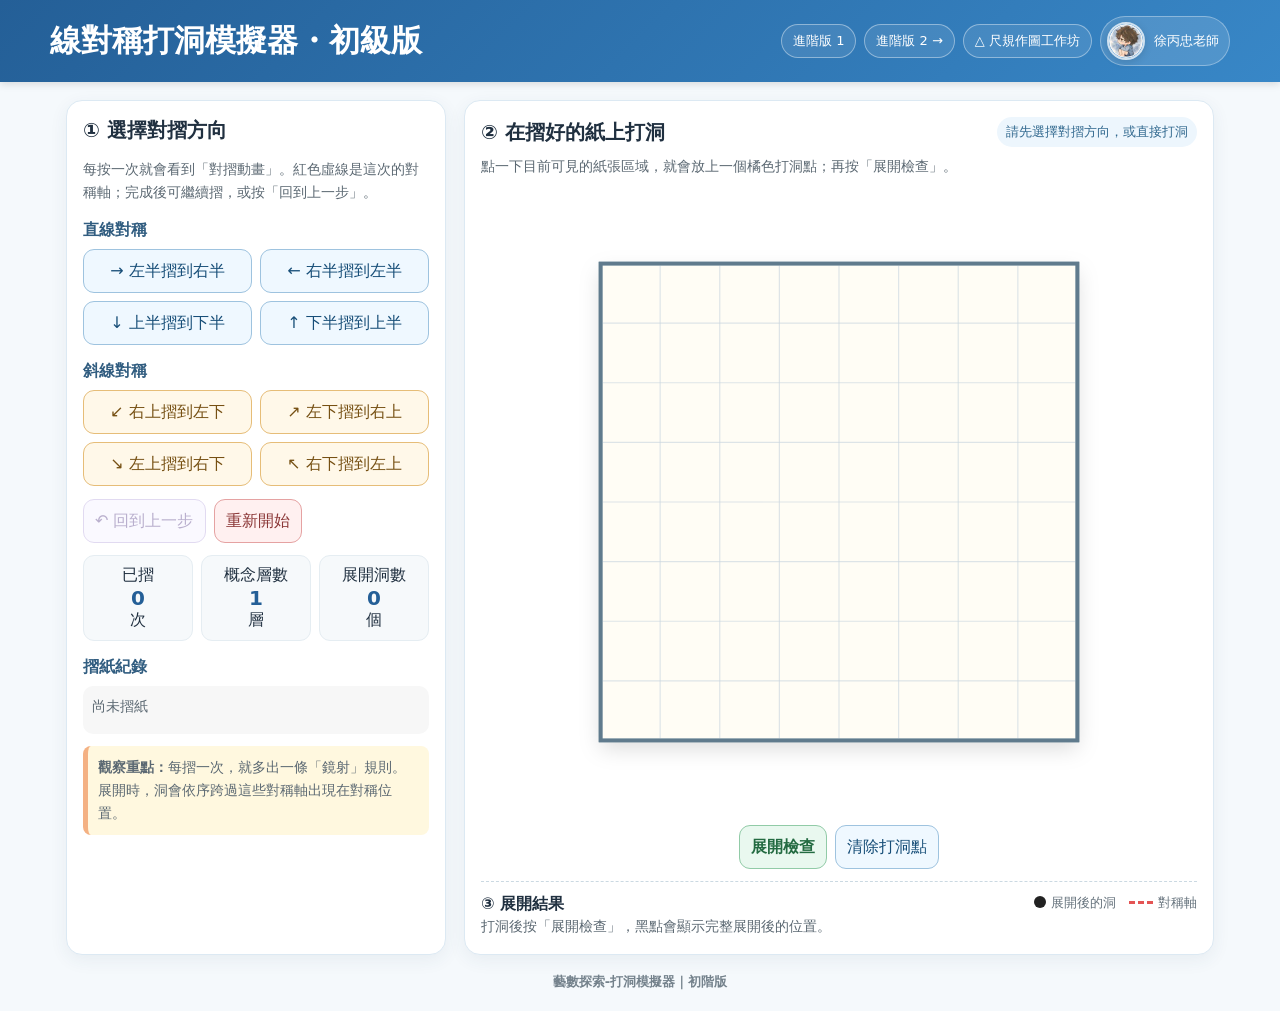
<file: index.html>
<!doctype html>
<html lang="zh-Hant">
<head>
<meta charset="utf-8" />
<meta name="viewport" content="width=device-width, initial-scale=1" />
<title>ericson1617｜線對稱打洞模擬器</title>
<script>(function(){try{const u=new URL(location.href);let changed=false;for(const key of Array.from(u.searchParams.keys())){if(/^utm_/i.test(key)||/^(fbclid|gclid|msclkid|mc_cid|mc_eid|igshid)$/i.test(key)){u.searchParams.delete(key);changed=true}}if(changed)history.replaceState(history.state,'',u.pathname+u.search+u.hash)}catch(_){}})();</script>
<style>
:root{
  --blue:#2f75b5; --blue2:#eaf5ff; --ink:#203040; --gold:#f4b183;
  --green:#3c9d68; --red:#d85a5a; --paper:#fffdf5; --grid:#c9d6df;
}
*{box-sizing:border-box}
body{font-family:"Microsoft JhengHei","Noto Sans TC",system-ui,sans-serif;margin:0;background:#f5f9fc;color:var(--ink)}
header{background:linear-gradient(135deg,#245f97,#3887c7);color:#fff;padding:16px 20px;box-shadow:0 2px 8px #0002}
header .head{max-width:1180px;margin:auto;display:flex;align-items:center;justify-content:space-between;gap:16px;flex-wrap:wrap}
h1{margin:0;font-size:clamp(22px,3vw,31px)}
.brand{display:flex;align-items:center;gap:9px;font-size:13px;background:#ffffff22;border:1px solid #ffffff55;border-radius:999px;padding:5px 10px 5px 6px}.brand-avatar{width:38px;height:38px;border-radius:50%;object-fit:cover;border:2px solid #ffffffbb;box-shadow:0 2px 8px #0002}
.wrap{max-width:1180px;margin:18px auto;padding:0 16px;display:grid;grid-template-columns:380px 1fr;gap:18px}
.card{background:white;border:1px solid #dce9f3;border-radius:16px;padding:16px;box-shadow:0 5px 18px #244b6a12}
h2{margin:0 0 10px;font-size:20px}.small{font-size:14px;color:#5b6872;line-height:1.65}.muted{color:#7a8790}
.controls{display:grid;grid-template-columns:1fr 1fr;gap:8px}.subhead{font-weight:800;margin:16px 0 8px;color:#315d80}
button{font:inherit;border:1px solid #9ec3df;background:#eff8ff;color:#174e78;padding:10px 11px;border-radius:11px;cursor:pointer;transition:.18s;min-height:44px}
button:hover:not(:disabled){transform:translateY(-1px);background:#deeffd;box-shadow:0 3px 8px #0001}
button:disabled{opacity:.42;cursor:not-allowed}.diag{background:#fff8e9;border-color:#e6bd78;color:#765013}.actionbar{display:flex;flex-wrap:wrap;gap:8px;margin-top:13px}.undo{background:#f5f1ff;border-color:#b9a9df;color:#5a438b}.reset{background:#fff0f0;border-color:#e5a2a2;color:#8c3838}.check{background:#e9f8ef;border-color:#91cba7;color:#246b42;font-weight:800}
.stats{display:grid;grid-template-columns:repeat(3,1fr);gap:8px;margin:12px 0}.stat{background:#f6f9fb;border-radius:11px;padding:9px;text-align:center;border:1px solid #e5edf2}.stat b{display:block;font-size:20px;color:#245f97}.history{background:#f7f7f7;border-radius:10px;padding:9px;min-height:48px;line-height:1.6}.tip{background:#fff8df;border-left:5px solid var(--gold);border-radius:8px;padding:10px;margin-top:12px}
.stage{position:relative;display:flex;flex-direction:column;align-items:center}.stageTitle{width:100%;display:flex;justify-content:space-between;gap:8px;align-items:center;margin-bottom:8px}.badge{font-size:13px;border-radius:999px;background:#edf6fd;padding:6px 9px;color:#32698f}
#paperSvg{width:min(100%,620px);height:auto;display:block;touch-action:none;user-select:none}.paper-shadow{filter:drop-shadow(0 7px 9px #0002)}
.axis{stroke:#e45454;stroke-width:3;stroke-dasharray:9 7;opacity:.95}.axisLabel{font-size:14px;fill:#b73939;font-weight:700}.hole{fill:#222;stroke:#fff;stroke-width:2}.previewHole{fill:#f1a23a;stroke:white;stroke-width:3}.originalBorder{fill:none;stroke:#607b8d;stroke-width:3}.gridLine{stroke:var(--grid);stroke-width:1;opacity:.62}.moving{fill:#bfe0f8;stroke:#2f75b5;stroke-width:2;opacity:.72}.foldedPaper{fill:var(--paper);stroke:#7d96a7;stroke-width:3}.dimmed{fill:#dce7ee;opacity:.28}
.resultWrap{margin-top:12px;width:100%;border-top:1px dashed #cbd9e2;padding-top:12px}.resultRow{display:flex;align-items:flex-start;gap:12px;flex-wrap:wrap}.resultText{flex:1;min-width:210px}.legend{display:flex;gap:13px;flex-wrap:wrap;font-size:13px;color:#65727c}.dotLegend{display:inline-block;width:12px;height:12px;border-radius:50%;background:#222;margin-right:5px;vertical-align:-1px}.axisLegend{display:inline-block;width:24px;border-top:3px dashed #e45454;margin-right:5px;vertical-align:3px}
footer{max-width:1180px;margin:0 auto 20px;padding:0 16px;color:#74828c;font-size:13px;text-align:center}
@media(max-width:900px){.wrap{grid-template-columns:1fr}.controls{grid-template-columns:1fr 1fr}}
@media(max-width:480px){.controls{grid-template-columns:1fr}.stats{grid-template-columns:1fr 1fr 1fr}.card{padding:13px}}
</style>
</head>
<body>
<header><div class="head">
  <h1>線對稱打洞模擬器・初級版</h1>
  <div style="display:flex;align-items:center;gap:8px;flex-wrap:wrap"><a href="advanced.html" style="color:#fff;text-decoration:none;border:1px solid #ffffff66;background:#ffffff18;border-radius:999px;padding:7px 11px;font-size:13px">進階版 1</a><a href="advanced2.html" style="color:#fff;text-decoration:none;border:1px solid #ffffff66;background:#ffffff18;border-radius:999px;padding:7px 11px;font-size:13px">進階版 2 →</a><a href="ruler-compass-workshop.html" style="color:#fff;text-decoration:none;border:1px solid #ffffff66;background:#ffffff18;border-radius:999px;padding:7px 11px;font-size:13px">△ 尺規作圖工作坊</a><div class="brand"><img class="brand-avatar" src="author-avatar.svg" alt="作者識別圖"><span>徐丙忠老師</span></div></div>
</div></header>

<main class="wrap">
  <section class="card">
    <h2>① 選擇對摺方向</h2>
    <p class="small">每按一次就會看到「對摺動畫」。紅色虛線是這次的對稱軸；完成後可繼續摺，或按「回到上一步」。</p>

    <div class="subhead">直線對稱</div>
    <div class="controls">
      <button onclick="doFold('L2R')">→ 左半摺到右半</button>
      <button onclick="doFold('R2L')">← 右半摺到左半</button>
      <button onclick="doFold('T2B')">↓ 上半摺到下半</button>
      <button onclick="doFold('B2T')">↑ 下半摺到上半</button>
    </div>

    <div class="subhead">斜線對稱</div>
    <div class="controls">
      <button class="diag" onclick="doFold('UR2LL')">↙ 右上摺到左下</button>
      <button class="diag" onclick="doFold('LL2UR')">↗ 左下摺到右上</button>
      <button class="diag" onclick="doFold('UL2LR')">↘ 左上摺到右下</button>
      <button class="diag" onclick="doFold('LR2UL')">↖ 右下摺到左上</button>
    </div>

    <div class="actionbar">
      <button id="undoBtn" class="undo" onclick="undoFold()">↶ 回到上一步</button>
      <button class="reset" onclick="resetAll()">重新開始</button>
    </div>

    <div class="stats">
      <div class="stat"><span>已摺</span><b id="foldCount">0</b><span>次</span></div>
      <div class="stat"><span>概念層數</span><b id="layerCount">1</b><span>層</span></div>
      <div class="stat"><span>展開洞數</span><b id="holeCount">0</b><span>個</span></div>
    </div>

    <div class="subhead">摺紙紀錄</div>
    <div id="history" class="history small">尚未摺紙</div>
    <div class="tip small"><b>觀察重點：</b>每摺一次，就多出一條「鏡射」規則。展開時，洞會依序跨過這些對稱軸出現在對稱位置。</div>
  </section>

  <section class="card stage">
    <div class="stageTitle">
      <div><h2 style="display:inline">② 在摺好的紙上打洞</h2></div>
      <span id="statusBadge" class="badge">請先選擇對摺方向，或直接打洞</span>
    </div>
    <p class="small" style="width:100%;margin-top:0">點一下目前可見的紙張區域，就會放上一個橘色打洞點；再按「展開檢查」。</p>

    <svg id="paperSvg" viewBox="0 0 520 520" aria-label="線對稱摺紙與打洞模擬區">
      <defs>
        <clipPath id="paperClip"><polygon id="paperClipPoly" points="60,60 460,60 460,460 60,460"/></clipPath>
      </defs>
      <rect x="60" y="60" width="400" height="400" rx="3" fill="#f4f7f9" class="paper-shadow"/>
      <g id="paperGroup" clip-path="url(#paperClip)">
        <rect x="60" y="60" width="400" height="400" class="foldedPaper"/>
        <g id="gridLines"></g>
      </g>
      <polygon id="currentOutline" points="60,60 460,60 460,460 60,460" fill="none" stroke="#668295" stroke-width="3"/>
      <g id="axisGroup"></g>
      <polygon id="movingPiece" points="" class="moving" style="display:none"/>
      <g id="punchGroup"></g>
      <rect x="60" y="60" width="400" height="400" class="originalBorder" pointer-events="none"/>
    </svg>

    <div class="actionbar" style="justify-content:center">
      <button id="unfoldBtn" class="check" onclick="unfoldCheck()">展開檢查</button>
      <button onclick="clearPunch()">清除打洞點</button>
    </div>

    <div class="resultWrap">
      <div class="resultRow">
        <div class="resultText">
          <b>③ 展開結果</b>
          <div id="resultMsg" class="small">打洞後按「展開檢查」，黑點會顯示完整展開後的位置。</div>
        </div>
        <div class="legend"><span><i class="dotLegend"></i>展開後的洞</span><span><i class="axisLegend"></i>對稱軸</span></div>
      </div>
    </div>
  </section>
</main>
<footer><b>藝數探索-打洞模擬器｜初階版</b></footer>

<script>
const SQ={x0:60,y0:60,x1:460,y1:460,cx:260,cy:260};
const EPS=0.01;
let currentPoly = [[60,60],[460,60],[460,460],[60,460]];
let folds=[];
let undoStack=[];
let punch=null;
let resultHoles=[];
let animating=false;

const foldDefs={
  L2R:{name:'→ 左半摺到右半', axis:'V', keep:p=>p[0]>=SQ.cx-EPS, moving:p=>p[0]<=SQ.cx+EPS},
  R2L:{name:'← 右半摺到左半', axis:'V', keep:p=>p[0]<=SQ.cx+EPS, moving:p=>p[0]>=SQ.cx-EPS},
  T2B:{name:'↓ 上半摺到下半', axis:'H', keep:p=>p[1]>=SQ.cy-EPS, moving:p=>p[1]<=SQ.cy+EPS},
  B2T:{name:'↑ 下半摺到上半', axis:'H', keep:p=>p[1]<=SQ.cy+EPS, moving:p=>p[1]>=SQ.cy-EPS},
  UR2LL:{name:'↙ 右上摺到左下', axis:'D1', keep:p=>p[1]>=p[0]-EPS, moving:p=>p[1]<=p[0]+EPS},
  LL2UR:{name:'↗ 左下摺到右上', axis:'D1', keep:p=>p[1]<=p[0]+EPS, moving:p=>p[1]>=p[0]-EPS},
  UL2LR:{name:'↘ 左上摺到右下', axis:'D2', keep:p=>p[0]+p[1]>=520-EPS, moving:p=>p[0]+p[1]<=520+EPS},
  LR2UL:{name:'↖ 右下摺到左上', axis:'D2', keep:p=>p[0]+p[1]<=520+EPS, moving:p=>p[0]+p[1]>=520-EPS},
};

function axisValue(axis,p){
  if(axis==='V') return p[0]-SQ.cx;
  if(axis==='H') return p[1]-SQ.cy;
  if(axis==='D1') return p[1]-p[0];
  if(axis==='D2') return p[0]+p[1]-520;
}
function reflectPoint(axis,p){
  const [x,y]=p;
  if(axis==='V') return [2*SQ.cx-x,y];
  if(axis==='H') return [x,2*SQ.cy-y];
  if(axis==='D1') return [y,x];
  if(axis==='D2') return [520-y,520-x];
  return [x,y];
}
function insideOriginal(p){return p[0]>=60-EPS&&p[0]<=460+EPS&&p[1]>=60-EPS&&p[1]<=460+EPS}

function clipPoly(poly, insideFn, axis){
  if(!poly.length) return [];
  const out=[];
  for(let i=0;i<poly.length;i++){
    const A=poly[i], B=poly[(i+1)%poly.length];
    const inA=insideFn(A), inB=insideFn(B);
    if(inA && inB){out.push(B)}
    else if(inA && !inB){out.push(intersectionWithAxis(A,B,axis))}
    else if(!inA && inB){out.push(intersectionWithAxis(A,B,axis));out.push(B)}
  }
  return dedupePoly(out);
}
function intersectionWithAxis(A,B,axis){
  let fA=axisValue(axis,A), fB=axisValue(axis,B);
  let t=Math.abs(fA-fB)<1e-9?0:fA/(fA-fB);
  return [A[0]+t*(B[0]-A[0]), A[1]+t*(B[1]-A[1])];
}
function dedupePoly(poly){
  const out=[];
  for(const p of poly){
    if(!out.length || Math.hypot(out[out.length-1][0]-p[0],out[out.length-1][1]-p[1])>.2) out.push(p);
  }
  if(out.length>1 && Math.hypot(out[0][0]-out.at(-1)[0],out[0][1]-out.at(-1)[1])<.2) out.pop();
  return out;
}
function polyString(poly){return poly.map(p=>`${p[0].toFixed(1)},${p[1].toFixed(1)}`).join(' ')}
function pointInPoly(point,vs){
  const [x,y]=point; let inside=false;
  for(let i=0,j=vs.length-1;i<vs.length;j=i++){
    const xi=vs[i][0], yi=vs[i][1], xj=vs[j][0], yj=vs[j][1];
    const intersect=((yi>y)!=(yj>y)) && (x < (xj-xi)*(y-yi)/(yj-yi+1e-12)+xi);
    if(intersect) inside=!inside;
  }
  return inside;
}

function drawGrid(){
  const g=document.getElementById('gridLines'); g.innerHTML='';
  for(let i=1;i<8;i++){
    const x=60+i*50, y=60+i*50;
    g.insertAdjacentHTML('beforeend',`<line x1="${x}" y1="60" x2="${x}" y2="460" class="gridLine"/><line x1="60" y1="${y}" x2="460" y2="${y}" class="gridLine"/>`);
  }
}
function drawAxes(){
  const g=document.getElementById('axisGroup'); g.innerHTML='';
  const seen=[];
  folds.forEach((f,i)=>{
    let line,label;
    if(f.axis==='V') line=`<line x1="260" y1="60" x2="260" y2="460" class="axis"/>`;
    if(f.axis==='H') line=`<line x1="60" y1="260" x2="460" y2="260" class="axis"/>`;
    if(f.axis==='D1') line=`<line x1="60" y1="60" x2="460" y2="460" class="axis"/>`;
    if(f.axis==='D2') line=`<line x1="60" y1="460" x2="460" y2="60" class="axis"/>`;
    if(!seen.includes(f.axis)){g.insertAdjacentHTML('beforeend',line);seen.push(f.axis)}
  });
}
function drawPunches(showResult=false){
  const g=document.getElementById('punchGroup'); g.innerHTML='';
  if(showResult){
    resultHoles.forEach(p=>g.insertAdjacentHTML('beforeend',`<circle cx="${p[0]}" cy="${p[1]}" r="9" class="hole"/>`));
  } else if(punch){
    g.insertAdjacentHTML('beforeend',`<circle cx="${punch[0]}" cy="${punch[1]}" r="10" class="previewHole"/>`);
  }
}
function render(showResult=false){
  document.getElementById('paperClipPoly').setAttribute('points',polyString(currentPoly));
  document.getElementById('currentOutline').setAttribute('points',polyString(currentPoly));
  document.getElementById('foldCount').textContent=folds.length;
  document.getElementById('layerCount').textContent=Math.pow(2,folds.length);
  document.getElementById('holeCount').textContent=showResult?resultHoles.length:0;
  document.getElementById('history').textContent=folds.length?folds.map((f,i)=>`${i+1}. ${f.name}`).join(' → '):'尚未摺紙';
  document.getElementById('undoBtn').disabled=undoStack.length===0 || animating;
  document.querySelectorAll('button').forEach(b=>{ if(animating && !b.classList.contains('reset')) b.disabled=true; });
  drawAxes(); drawPunches(showResult);
}

function setAnimating(v){
  animating=v;
  document.querySelectorAll('button').forEach(b=>b.disabled=v);
  document.getElementById('undoBtn').disabled=v || undoStack.length===0;
  document.getElementById('statusBadge').textContent=v?'正在對摺…':'點紙張可打洞';
}

function doFold(type){
  if(animating) return;
  const def=foldDefs[type];
  const before=currentPoly.map(p=>[...p]);
  const movingPoly=clipPoly(before,def.moving,def.axis);
  const keptPoly=clipPoly(before,def.keep,def.axis);
  if(keptPoly.length<3 || movingPoly.length<3){
    alert('目前摺好的紙張已沒有足夠區域可沿這條線繼續對摺，請回到上一步或選另一條對稱線。'); return;
  }
  undoStack.push({poly:before,folds:folds.map(f=>({...f})),punch:punch?[...punch]:null,result:resultHoles.map(p=>[...p])});
  punch=null; resultHoles=[];
  animateFold(movingPoly,def.axis,()=>{
    currentPoly=keptPoly;
    folds.push({type,name:def.name,axis:def.axis});
    setAnimating(false); render(false);
  });
}
function animateFold(poly,axis,onDone){
  setAnimating(true);
  const elem=document.getElementById('movingPiece');
  elem.style.display='block';
  const reflected=poly.map(p=>reflectPoint(axis,p));
  const start=performance.now(),dur=760;
  function frame(now){
    const raw=Math.min(1,(now-start)/dur);
    const t=raw<.5?2*raw*raw:1-Math.pow(-2*raw+2,2)/2;
    const pts=poly.map((p,i)=>[p[0]+(reflected[i][0]-p[0])*t,p[1]+(reflected[i][1]-p[1])*t]);
    elem.setAttribute('points',polyString(pts));
    elem.style.opacity=String(.82-.25*Math.sin(Math.PI*t));
    if(raw<1) requestAnimationFrame(frame); else {elem.style.display='none';onDone();}
  }
  requestAnimationFrame(frame);
}

function undoFold(){
  if(animating || !undoStack.length) return;
  const s=undoStack.pop();
  currentPoly=s.poly.map(p=>[...p]); folds=s.folds.map(f=>({...f})); punch=s.punch?[...s.punch]:null; resultHoles=s.result.map(p=>[...p]);
  document.getElementById('resultMsg').textContent='已回到上一步，你可以重新選擇對摺方式。';
  render(false);
}
function resetAll(){
  if(animating) location.reload();
  currentPoly=[[60,60],[460,60],[460,460],[60,460]];folds=[];undoStack=[];punch=null;resultHoles=[];
  document.getElementById('resultMsg').textContent='打洞後按「展開檢查」，黑點會顯示完整展開後的位置。';
  document.getElementById('statusBadge').textContent='請先選擇對摺方向，或直接打洞';
  render(false);
}
function clearPunch(){punch=null;resultHoles=[];document.getElementById('resultMsg').textContent='已清除打洞點。';render(false)}

function uniquePts(pts){
  const out=[];
  pts.forEach(p=>{
    if(!insideOriginal(p)) return;
    if(!out.some(q=>Math.hypot(q[0]-p[0],q[1]-p[1])<1.2)) out.push(p);
  });
  return out;
}
function unfoldCheck(){
  if(!punch){alert('請先在目前紙張區域點一下打洞。');return}
  let pts=[[...punch]];
  for(let i=folds.length-1;i>=0;i--){
    const axis=folds[i].axis;
    pts=uniquePts(pts.concat(pts.map(p=>reflectPoint(axis,p))));
  }
  resultHoles=uniquePts(pts);
  document.getElementById('resultMsg').textContent=`展開後共有 ${resultHoles.length} 個洞。觀察它們是否成對出現在各條紅色對稱軸的兩側。`;
  render(true);
}

document.getElementById('paperSvg').addEventListener('pointerdown',e=>{
  if(animating) return;
  const svg=e.currentTarget, pt=svg.createSVGPoint(); pt.x=e.clientX;pt.y=e.clientY;
  const loc=pt.matrixTransform(svg.getScreenCTM().inverse()); const p=[loc.x,loc.y];
  if(!pointInPoly(p,currentPoly)){
    document.getElementById('statusBadge').textContent='請點目前可見的紙張區域';return;
  }
  punch=p;resultHoles=[];document.getElementById('resultMsg').textContent='已打洞！現在可以按「展開檢查」。';document.getElementById('statusBadge').textContent='已選擇打洞位置';render(false);
});

drawGrid();resetAll();
</script>
</body>
</html>
</file>
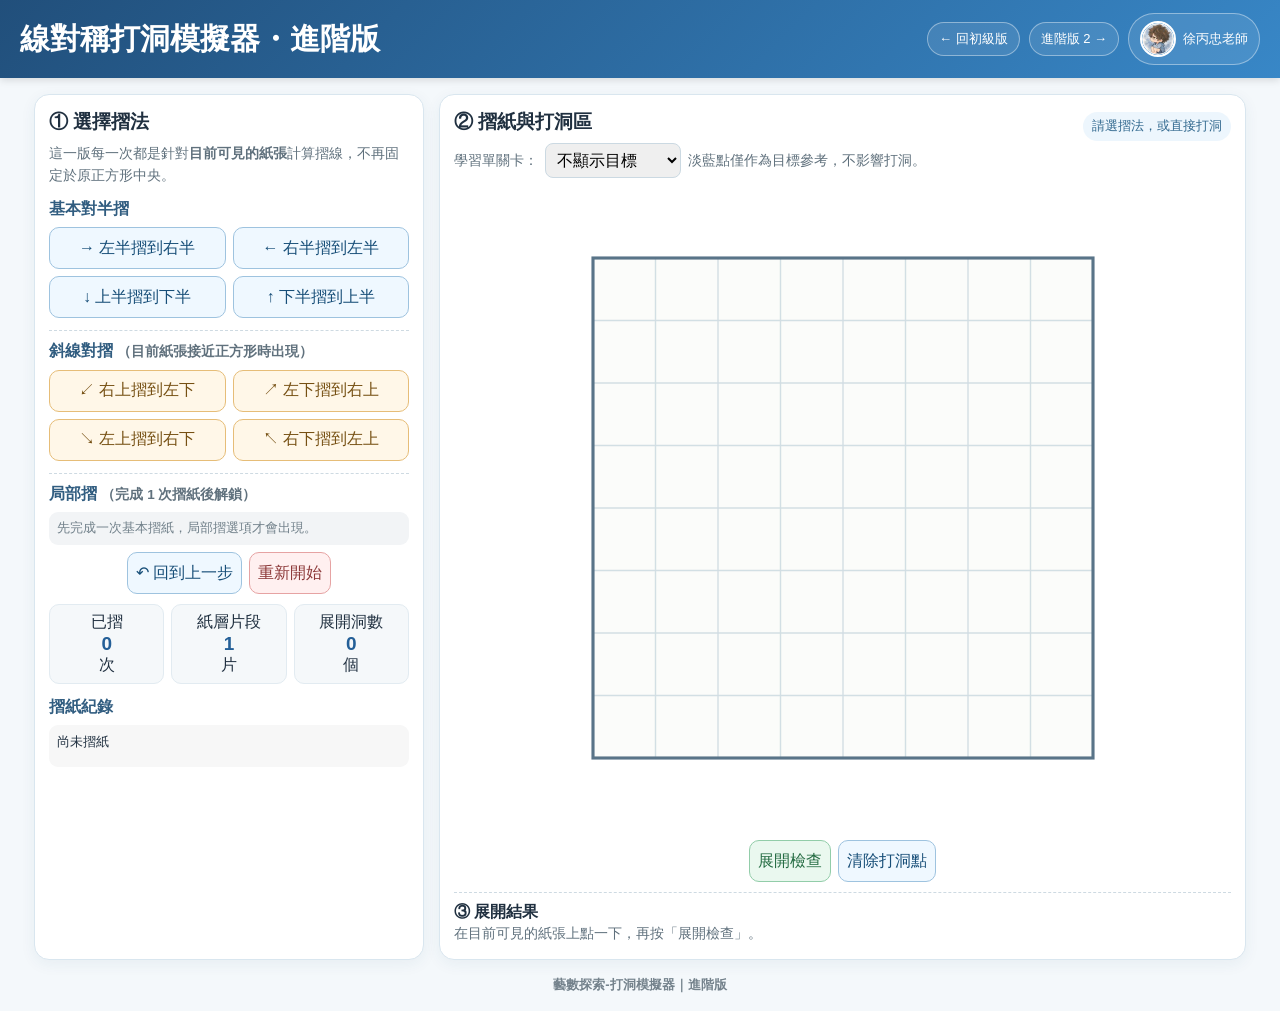
<file: advanced.html>
<!doctype html>
<html lang="zh-Hant">
<head>
<meta charset="utf-8">
<meta name="viewport" content="width=device-width,initial-scale=1">
<title>藝數探索｜打洞模擬器・進階版</title>
<style>
:root{--blue:#2f75b5;--ink:#203040;--paper:#fffdf5;--grid:#cfdae2;--red:#e45454;--purple:#7654a8}
*{box-sizing:border-box} body{margin:0;font-family:"Microsoft JhengHei","Noto Sans TC",sans-serif;background:#f4f8fb;color:var(--ink)}
header{background:linear-gradient(135deg,#214f7b,#3887c7);color:#fff;padding:13px 18px;box-shadow:0 2px 8px #0002}
.head{max-width:1240px;margin:auto;display:flex;align-items:center;justify-content:space-between;gap:12px;flex-wrap:wrap}
h1{font-size:clamp(21px,2.6vw,30px);margin:0}.topright{display:flex;align-items:center;gap:9px}.avatar{width:36px;height:36px;border-radius:50%;object-fit:cover;border:2px solid #fff}
.pill,.navlink{border:1px solid #ffffff66;background:#ffffff18;color:#fff;border-radius:999px;padding:7px 11px;font-size:13px;text-decoration:none}
.wrap{max-width:1240px;margin:16px auto;padding:0 14px;display:grid;grid-template-columns:390px 1fr;gap:15px}
.card{background:#fff;border:1px solid #d9e6ef;border-radius:15px;padding:14px;box-shadow:0 4px 15px #244b6a10}
h2{font-size:19px;margin:0 0 8px}.small{font-size:13.5px;color:#60717d;line-height:1.6}.sub{font-weight:800;color:#315d80;margin:13px 0 7px}
.controls{display:grid;grid-template-columns:1fr 1fr;gap:7px}button,select,input{font:inherit}
button{border:1px solid #9ec3df;background:#eff8ff;color:#174e78;border-radius:10px;padding:9px 8px;cursor:pointer;min-height:42px}
button:hover:not(:disabled){background:#dfeffc}button:disabled{opacity:.38;cursor:not-allowed}
.diag{background:#fff7e8;border-color:#e6bd78;color:#765013}.special{background:#f5efff;border-color:#bda8e0;color:#5b408a}.danger{background:#fff0f0;border-color:#e6a3a3;color:#8c3838}.ok{background:#eaf8ef;border-color:#92cda9;color:#256c43}
.section{border-top:1px dashed #cedae2;margin-top:12px;padding-top:10px}.locked{font-size:12.5px;background:#f2f4f6;border-radius:9px;padding:8px;color:#71808a}
.stats{display:grid;grid-template-columns:repeat(3,1fr);gap:7px;margin:10px 0}.stat{background:#f5f8fa;border:1px solid #e2ebf1;border-radius:10px;padding:7px;text-align:center}.stat b{display:block;font-size:19px;color:#245f97}
.history{background:#f7f7f7;border-radius:9px;padding:8px;min-height:42px;font-size:12.5px;line-height:1.5;max-height:90px;overflow:auto}
.stage{display:flex;flex-direction:column;align-items:center}.stageHead{width:100%;display:flex;justify-content:space-between;align-items:center;gap:10px}.badge{font-size:12.5px;background:#edf6fd;color:#32698f;border-radius:999px;padding:6px 9px}
#svg{width:min(100%,650px);height:auto;touch-action:none;user-select:none}.grid{stroke:#bfd0dc;stroke-width:1.15;opacity:.95}.layer{stroke:#6f8797;stroke-width:1.2}.outline{fill:none;stroke:#597488;stroke-width:2.5}.crease{stroke:var(--red);stroke-width:2.5;stroke-dasharray:8 6}.oldcrease{stroke:#ef8d8d;stroke-width:1.5;stroke-dasharray:6 6;opacity:.7}.custom{stroke:var(--purple);stroke-width:3;stroke-dasharray:7 5}.hole{fill:#222;stroke:#fff;stroke-width:2}.punch{fill:#f19c38;stroke:#fff;stroke-width:2}
.actions{display:flex;flex-wrap:wrap;gap:7px;justify-content:center;margin-top:7px}.tip{background:#fff8df;border-left:4px solid #f3b16e;border-radius:8px;padding:9px;margin-top:10px}
.expertBox{background:#faf7ff;border:1px solid #dfd2f4;border-radius:10px;padding:9px}.row{display:flex;gap:7px;align-items:center;flex-wrap:wrap}
input[type=range]{width:150px}.target{display:flex;gap:7px;align-items:center;flex-wrap:wrap}.target select{padding:7px;border-radius:8px;border:1px solid #cbd9e2}
footer{text-align:center;color:#74828c;font-size:13px;padding:0 10px 17px}
@media(max-width:900px){.wrap{grid-template-columns:1fr}.controls{grid-template-columns:1fr 1fr}}
</style>
</head>
<body>
<header><div class="head">
  <div><h1>線對稱打洞模擬器・進階版</h1></div>
  <div class="topright"><a class="navlink" href="index.html">← 回初級版</a><a class="navlink" href="advanced2.html">進階版 2 →</a><div class="pill" style="display:flex;align-items:center;gap:7px"><img class="avatar" src="author-avatar.svg"><span>徐丙忠老師</span></div></div>
</div></header>

<main class="wrap">
<section class="card">
  <h2>① 選擇摺法</h2>
  <div class="small">這一版每一次都是針對<strong>目前可見的紙張</strong>計算摺線，不再固定於原正方形中央。</div>

  <div class="sub">基本對半摺</div>
  <div class="controls">
    <button onclick="basicFold('L2R')">→ 左半摺到右半</button>
    <button onclick="basicFold('R2L')">← 右半摺到左半</button>
    <button onclick="basicFold('T2B')">↓ 上半摺到下半</button>
    <button onclick="basicFold('B2T')">↑ 下半摺到上半</button>
  </div>

  <div id="diagSection" class="section">
    <div class="sub" style="margin-top:0">斜線對摺 <span class="small">（目前紙張接近正方形時出現）</span></div>
    <div id="diagButtons" class="controls">
      <button class="diag" onclick="diagFold('UR2LL')">↙ 右上摺到左下</button>
      <button class="diag" onclick="diagFold('LL2UR')">↗ 左下摺到右上</button>
      <button class="diag" onclick="diagFold('UL2LR')">↘ 左上摺到右下</button>
      <button class="diag" onclick="diagFold('LR2UL')">↖ 右下摺到左上</button>
    </div>
    <div id="diagLocked" class="locked" style="display:none">目前紙張不是接近正方形，斜線對摺暫時隱藏。</div>
  </div>

  <div class="section">
    <div class="sub" style="margin-top:0">局部摺 <span class="small">（完成 1 次摺紙後解鎖）</span></div>
    <div id="quarterButtons" class="controls">
      <button class="special" onclick="stripFold('L',.25)">→ 左側 1/4 向內摺</button>
      <button class="special" onclick="stripFold('R',.25)">← 右側 1/4 向內摺</button>
      <button class="special" onclick="stripFold('T',.25)">↓ 上側 1/4 向內摺</button>
      <button class="special" onclick="stripFold('B',.25)">↑ 下側 1/4 向內摺</button>
    </div>
    <div id="quarterLocked" class="locked">先完成一次基本摺紙，局部摺選項才會出現。</div>
  </div>


  <div class="actions">
    <button onclick="undo()">↶ 回到上一步</button>
    <button class="danger" onclick="resetAll()">重新開始</button>
  </div>

  <div class="stats">
    <div class="stat"><span>已摺</span><b id="foldCount">0</b><span>次</span></div>
    <div class="stat"><span>紙層片段</span><b id="layerCount">1</b><span>片</span></div>
    <div class="stat"><span>展開洞數</span><b id="holeCount">0</b><span>個</span></div>
  </div>
  <div class="sub">摺紙紀錄</div>
  <div id="history" class="history">尚未摺紙</div>
</section>

<section class="card stage">
  <div class="stageHead"><h2>② 摺紙與打洞區</h2><span class="badge" id="status">請選摺法，或直接打洞</span></div>
  <div class="target" style="width:100%;margin-bottom:5px"><span class="small">學習單關卡：</span>
    <select id="challenge" onchange="drawTarget()">
      <option value="0">不顯示目標</option><option value="1">第1關・2洞</option><option value="2">第2關・4洞</option>
      <option value="3">第3關・4洞</option><option value="4">第4關・4洞</option><option value="5">第5關・8洞</option>
      <option value="6">第6關・8洞</option><option value="7">第7關・16洞</option><option value="8">第8關・16洞</option>
      <option value="9">第9關・3洞</option><option value="10">第10關・6洞</option><option value="11">第11關・5洞</option><option value="12">第12關・12洞</option>
    </select><span class="small">淡藍點僅作為目標參考，不影響打洞。</span>
  </div>
  <svg id="svg" viewBox="0 0 520 520">
    <rect x="60" y="60" width="400" height="400" fill="#f9fbfc" stroke="#d7e2e9" stroke-width="1"/>
    <g id="grid"></g><g id="targetG"></g><g id="layersG"></g><g id="creasesG"></g><g id="animG"></g><g id="holesG"></g>
    <rect x="60" y="60" width="400" height="400" class="outline" pointer-events="none"/>
  </svg>
  <div class="actions">
    <button class="ok" onclick="unfold()">展開檢查</button>
    <button onclick="clearPunch()">清除打洞點</button>
  </div>
  <div style="width:100%;border-top:1px dashed #cedae2;margin-top:10px;padding-top:9px">
    <b>③ 展開結果</b><div class="small" id="resultMsg">在目前可見的紙張上點一下，再按「展開檢查」。</div>
  </div>
</section>
</main>
<footer><b>藝數探索-打洞模擬器｜進階版</b></footer>

<script>
const ORG={x0:60,y0:60,x1:460,y1:460};
const ID=[1,0,0,0,1,0];
let layers=[{poly:[[60,60],[460,60],[460,460],[60,460]],M:ID.slice()}], creases=[], history=[], undoStack=[], punch=null, holes=[];
let animating=false;

const targets={
1:[[6,4],[4,6]],
2:[[2,1],[5,1],[2,6],[5,6]],
3:[[7,0],[5,2],[2,5],[0,7]],
4:[[0,0],[7,0],[2,2],[5,2]],
5:[[2,0],[5,0],[0,2],[7,2],[0,5],[7,5],[2,7],[5,7]],
6:[[5,4],[6,4],[4,5],[7,5],[4,6],[7,6],[5,7],[6,7]],
7:[[1,0],[2,0],[5,0],[6,0],[0,1],[7,1],[0,2],[7,2],[0,5],[7,5],[0,6],[7,6],[1,7],[2,7],[5,7],[6,7]],
8:[[3,0],[4,0],[3,1],[4,1],[0,3],[1,3],[0,4],[1,4],[6,3],[7,3],[6,4],[7,4],[3,6],[4,6],[3,7],[4,7]],
9:[[0,0],[2,2],[4,4]],
10:[[0,0],[2,2],[5,2],[2,5],[5,5],[0,7]],
11:[[0,0],[2,2],[5,2],[2,5],[5,5]],
12:[[1,0],[2,0],[0,1],[3,1],[0,2],[1,3],[6,7],[5,7],[7,6],[4,6],[7,5],[6,4]]
};

function deepState(){return {layers:layers.map(L=>({poly:L.poly.map(p=>p.slice()),M:L.M.slice()})),creases:creases.map(c=>({...c,A:c.A.slice(),B:c.B.slice()})),history:history.slice(),punch:punch&&punch.slice(),holes:holes.map(p=>p.slice())}}
function restore(s){layers=s.layers.map(L=>({poly:L.poly.map(p=>p.slice()),M:L.M.slice()}));creases=s.creases.map(c=>({...c,A:c.A.slice(),B:c.B.slice()}));history=s.history.slice();punch=s.punch&&s.punch.slice();holes=s.holes.map(p=>p.slice());render()}
function bbox(){let xs=[],ys=[];layers.forEach(L=>L.poly.forEach(p=>{xs.push(p[0]);ys.push(p[1])}));return {xmin:Math.min(...xs),xmax:Math.max(...xs),ymin:Math.min(...ys),ymax:Math.max(...ys)}}
function side(A,B,P){return (B[0]-A[0])*(P[1]-A[1])-(B[1]-A[1])*(P[0]-A[0])}
function intersect(A,B,P,Q){let s1=side(A,B,P),s2=side(A,B,Q),t=s1/(s1-s2);return [P[0]+t*(Q[0]-P[0]),P[1]+t*(Q[1]-P[1])]}
function clip(poly,A,B,keepSign){let out=[];for(let i=0;i<poly.length;i++){let P=poly[i],Q=poly[(i+1)%poly.length],p=side(A,B,P)*keepSign>=-1e-7,q=side(A,B,Q)*keepSign>=-1e-7;if(p&&q)out.push(Q);else if(p&&!q)out.push(intersect(A,B,P,Q));else if(!p&&q){out.push(intersect(A,B,P,Q));out.push(Q)}}return dedupe(out)}
function dedupe(poly){let o=[];poly.forEach(p=>{if(!o.length||Math.hypot(o.at(-1)[0]-p[0],o.at(-1)[1]-p[1])>.05)o.push(p)});if(o.length>2&&Math.hypot(o[0][0]-o.at(-1)[0],o[0][1]-o.at(-1)[1])<.05)o.pop();return o}
function area(poly){let a=0;for(let i=0;i<poly.length;i++){let p=poly[i],q=poly[(i+1)%poly.length];a+=p[0]*q[1]-q[0]*p[1]}return Math.abs(a)/2}
function reflect(P,A,B){let dx=B[0]-A[0],dy=B[1]-A[1],l2=dx*dx+dy*dy,t=((P[0]-A[0])*dx+(P[1]-A[1])*dy)/l2;let H=[A[0]+t*dx,A[1]+t*dy];return [2*H[0]-P[0],2*H[1]-P[1]]}
function reflMatrix(A,B){let o=reflect([0,0],A,B),ex=reflect([1,0],A,B),ey=reflect([0,1],A,B);return [ex[0]-o[0],ey[0]-o[0],o[0],ex[1]-o[1],ey[1]-o[1],o[1]]}
function compose(M,N){return [M[0]*N[0]+M[1]*N[3],M[0]*N[1]+M[1]*N[4],M[0]*N[2]+M[1]*N[5]+M[2],M[3]*N[0]+M[4]*N[3],M[3]*N[1]+M[4]*N[4],M[3]*N[2]+M[4]*N[5]+M[5]]}
function applyM(M,p){return [M[0]*p[0]+M[1]*p[1]+M[2],M[3]*p[0]+M[4]*p[1]+M[5]]}
function pointIn(p,poly){let x=p[0],y=p[1],ins=false;for(let i=0,j=poly.length-1;i<poly.length;j=i++){let xi=poly[i][0],yi=poly[i][1],xj=poly[j][0],yj=poly[j][1];if(((yi>y)!=(yj>y))&&(x<(xj-xi)*(y-yi)/(yj-yi+1e-12)+xi))ins=!ins}return ins}
function unique(pts){let o=[];pts.forEach(p=>{if(p[0]<59||p[0]>461||p[1]<59||p[1]>461)return;if(!o.some(q=>Math.hypot(q[0]-p[0],q[1]-p[1])<1))o.push(p)});return o}

function animateFold(pieces,A,B,onDone){
 const g=document.getElementById('animG'); g.innerHTML=''; animating=true;
 document.getElementById('status').textContent='正在對摺…';
 const start=performance.now(),dur=700;
 function frame(now){
   const r=Math.min(1,(now-start)/dur), t=r<.5?2*r*r:1-Math.pow(-2*r+2,2)/2;
   g.innerHTML='';
   pieces.forEach(poly=>{
     const target=poly.map(p=>reflect(p,A,B));
     const pts=poly.map((p,i)=>[p[0]+(target[i][0]-p[0])*t,p[1]+(target[i][1]-p[1])*t]);
     g.insertAdjacentHTML('beforeend',`<polygon points="${pts.map(p=>p.join(',')).join(' ')}" fill="#bfe0f8" stroke="#2f75b5" stroke-width="2" opacity=".72"/>`);
   });
   if(r<1) requestAnimationFrame(frame); else {g.innerHTML='';animating=false;onDone();}
 }
 requestAnimationFrame(frame);
}
function fold(A,B,moveSign,label){
 if(animating)return;
 const snapshot=deepState(), R=reflMatrix(A,B), next=[], movingPieces=[];
 layers.forEach(L=>{
   const keep=clip(L.poly,A,B,-moveSign), mov=clip(L.poly,A,B,moveSign);
   if(keep.length>=3&&area(keep)>.2)next.push({poly:keep,M:L.M.slice()});
   if(mov.length>=3&&area(mov)>.2){movingPieces.push(mov);next.push({poly:mov.map(p=>reflect(p,A,B)),M:compose(L.M,R)});}
 });
 if(!movingPieces.length){alert("這條摺線沒有可摺動的紙張。");return}
 animateFold(movingPieces,A,B,()=>{
   undoStack.push(snapshot); punch=null;holes=[]; layers=next;
   creases.push({A:A.slice(),B:B.slice(),label});history.push(label);render();
 });
}
function basicFold(t){let b=bbox(),xm=(b.xmin+b.xmax)/2,ym=(b.ymin+b.ymax)/2;if(t==='L2R')fold([xm,b.ymin-50],[xm,b.ymax+50],1,'→ 左半摺到右半');if(t==='R2L')fold([xm,b.ymin-50],[xm,b.ymax+50],-1,'← 右半摺到左半');if(t==='T2B')fold([b.xmin-50,ym],[b.xmax+50,ym],-1,'↓ 上半摺到下半');if(t==='B2T')fold([b.xmin-50,ym],[b.xmax+50,ym],1,'↑ 下半摺到上半')}
function diagFold(t){let b=bbox();if(t==='UR2LL')fold([b.xmin,b.ymin],[b.xmax,b.ymax],-1,'↙ 右上摺到左下');if(t==='LL2UR')fold([b.xmin,b.ymin],[b.xmax,b.ymax],1,'↗ 左下摺到右上');if(t==='UL2LR')fold([b.xmax,b.ymin],[b.xmin,b.ymax],1,'↘ 左上摺到右下');if(t==='LR2UL')fold([b.xmax,b.ymin],[b.xmin,b.ymax],-1,'↖ 右下摺到左上')}
function stripFold(s,f){let b=bbox();if(s==='L'){let x=b.xmin+(b.xmax-b.xmin)*f;fold([x,b.ymin-60],[x,b.ymax+60],1,'→ 左側 1/4 向內摺')}if(s==='R'){let x=b.xmax-(b.xmax-b.xmin)*f;fold([x,b.ymin-60],[x,b.ymax+60],-1,'← 右側 1/4 向內摺')}if(s==='T'){let y=b.ymin+(b.ymax-b.ymin)*f;fold([b.xmin-60,y],[b.xmax+60,y],-1,'↓ 上側 1/4 向內摺')}if(s==='B'){let y=b.ymax-(b.ymax-b.ymin)*f;fold([b.xmin-60,y],[b.xmax+60,y],1,'↑ 下側 1/4 向內摺')}}

function undo(){if(!undoStack.length)return;restore(undoStack.pop())}
function resetAll(){layers=[{poly:[[60,60],[460,60],[460,460],[60,460]],M:ID.slice()}];creases=[];history=[];undoStack=[];punch=null;holes=[];animating=false;document.getElementById('animG').innerHTML='';render()}
function clearPunch(){punch=null;holes=[];document.getElementById('resultMsg').textContent='已清除打洞點。';render()}
function unfold(){if(!punch){alert('請先在目前紙張上打洞。');return}let pts=[];layers.forEach(L=>{if(pointIn(punch,L.poly))pts.push(applyM(L.M,punch))});holes=unique(pts);document.getElementById('resultMsg').textContent='展開後共有 '+holes.length+' 個洞。可與左上選擇的學習單目標比較。';render()}

function drawGrid(){let g=document.getElementById('grid');g.innerHTML='';for(let i=1;i<8;i++){let v=60+i*50;g.insertAdjacentHTML('beforeend',`<line x1="${v}" y1="60" x2="${v}" y2="460" class="grid"/><line x1="60" y1="${v}" x2="460" y2="${v}" class="grid"/>`)}}
function drawTarget(){let g=document.getElementById('targetG');g.innerHTML='';let n=+document.getElementById('challenge').value;if(!n)return;(targets[n]||[]).forEach(([col,row])=>{let x=60+(col+.5)*50,y=60+(row+.5)*50;g.insertAdjacentHTML('beforeend',`<circle cx="${x}" cy="${y}" r="9" fill="#6fb3e3" opacity=".32"/>`)})}
function render(){
 let lg=document.getElementById('layersG');lg.innerHTML='';layers.forEach((L,i)=>lg.insertAdjacentHTML('beforeend',`<polygon points="${L.poly.map(p=>p.join(',')).join(' ')}" class="layer" fill="rgba(255,253,245,${Math.min(.28+.06*i,.78)})"/>`));
 let cg=document.getElementById('creasesG');cg.innerHTML='';creases.forEach((c,i)=>cg.insertAdjacentHTML('beforeend',`<line x1="${c.A[0]}" y1="${c.A[1]}" x2="${c.B[0]}" y2="${c.B[1]}" class="oldcrease"/>`));
 let hg=document.getElementById('holesG');hg.innerHTML='';if(holes.length)holes.forEach(p=>hg.insertAdjacentHTML('beforeend',`<circle cx="${p[0]}" cy="${p[1]}" r="8" class="hole"/>`));else if(punch)hg.insertAdjacentHTML('beforeend',`<circle cx="${punch[0]}" cy="${punch[1]}" r="9" class="punch"/>`);
 document.getElementById('foldCount').textContent=history.length;document.getElementById('layerCount').textContent=layers.length;document.getElementById('holeCount').textContent=holes.length;document.getElementById('history').textContent=history.length?history.map((x,i)=>(i+1)+'. '+x).join(' → '):'尚未摺紙';
 document.getElementById('quarterButtons').style.display=history.length>=1?'grid':'none';document.getElementById('quarterLocked').style.display=history.length>=1?'none':'block';
 let b=bbox(),ratio=(b.xmax-b.xmin)/(b.ymax-b.ymin);let sq=ratio>.88&&ratio<1.12;document.getElementById('diagButtons').style.display=sq?'grid':'none';document.getElementById('diagLocked').style.display=sq?'none':'block';
 if(!animating)document.getElementById('status').textContent=punch?'已選擇打洞位置':'請選摺法，或直接打洞';
}
document.getElementById('svg').addEventListener('pointerdown',e=>{
 if(animating)return;
 let svg=e.currentTarget,pt=svg.createSVGPoint();pt.x=e.clientX;pt.y=e.clientY;let p0=pt.matrixTransform(svg.getScreenCTM().inverse()),p=[p0.x,p0.y];
 if(!layers.some(L=>pointIn(p,L.poly))){document.getElementById('status').textContent='請點目前有紙的區域';return}
 punch=p;holes=[];document.getElementById('resultMsg').textContent='已打洞，按「展開檢查」查看完整結果。';render();
});
drawGrid();drawTarget();render();
</script>
</body></html>
</file>
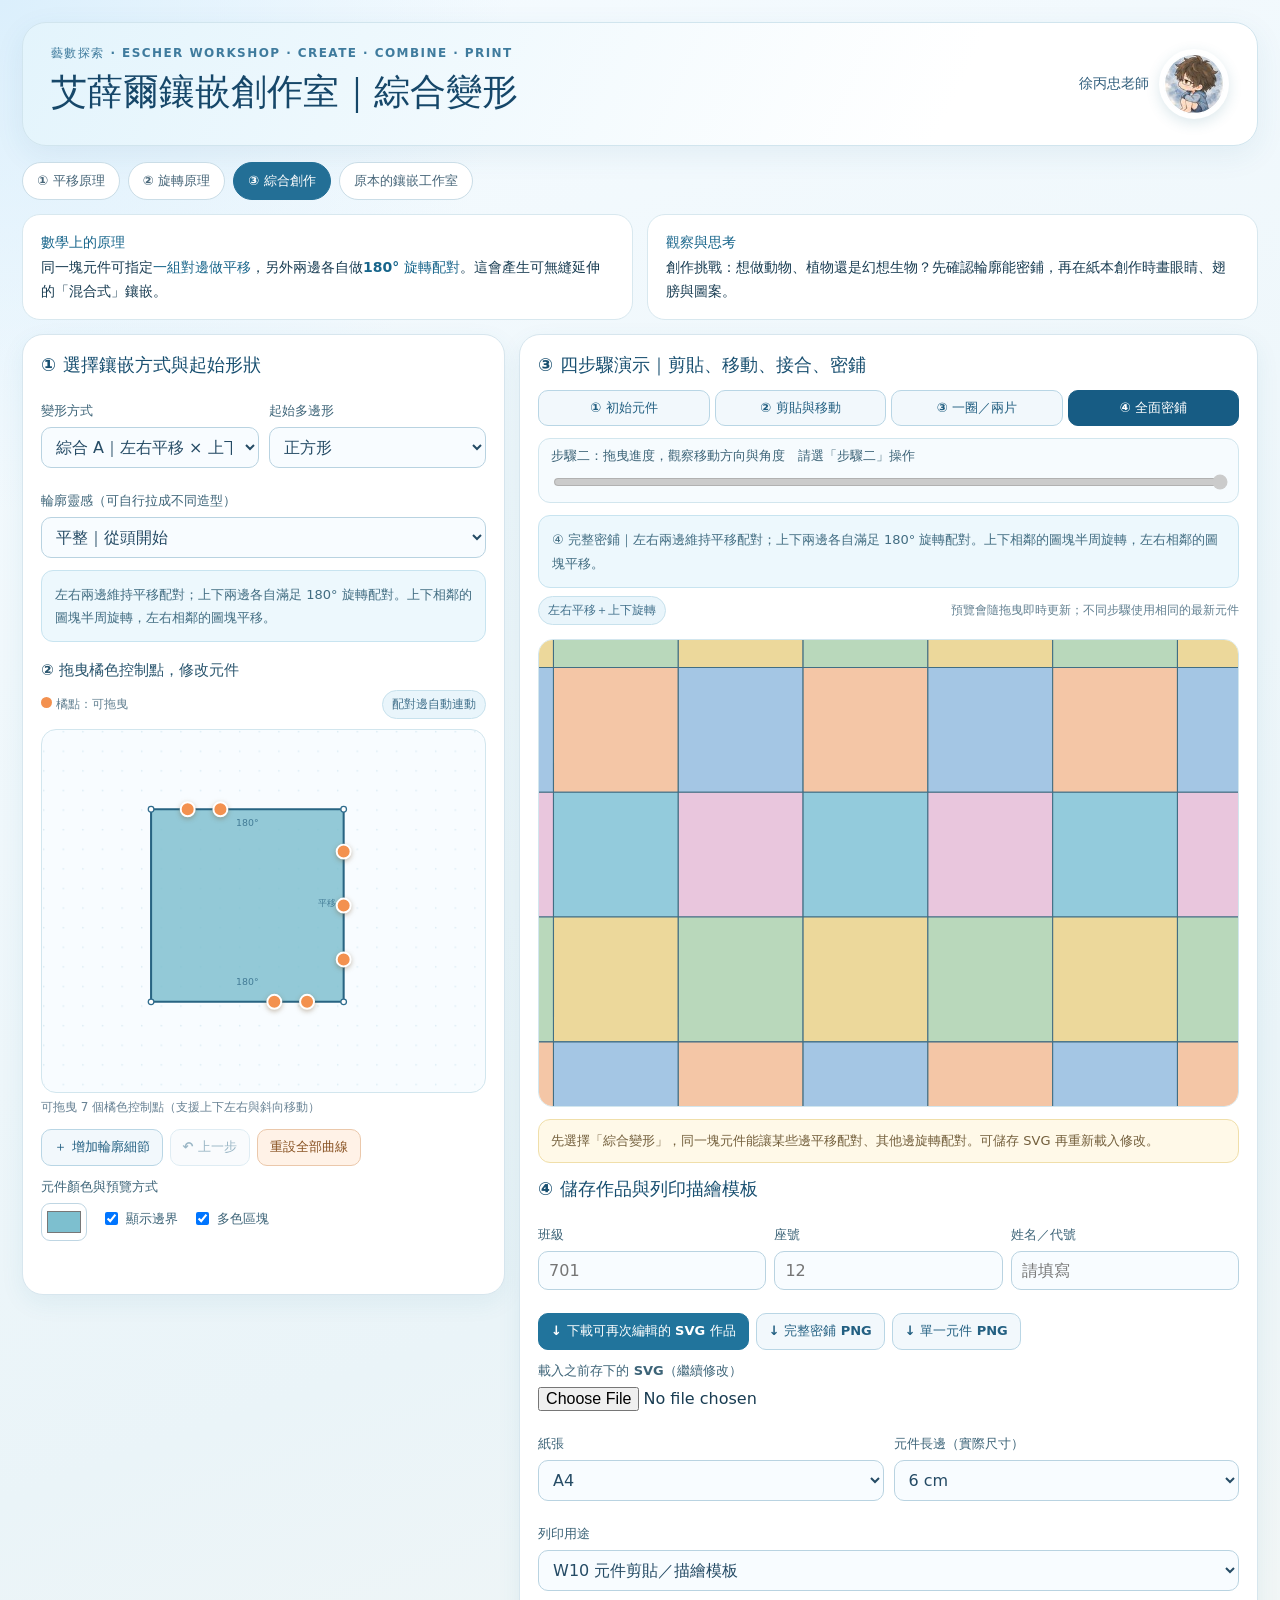
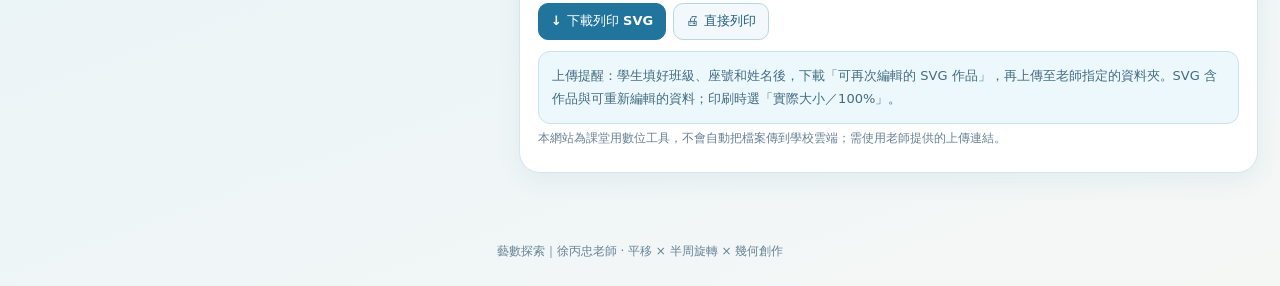
<file: escher-creation.html>
<!doctype html>
<html lang="zh-Hant"><head><meta charset="utf-8"><meta name="viewport" content="width=device-width,initial-scale=1"><meta name="theme-color" content="#f5fbff"><title>藝數探索｜艾薛爾鑲嵌創作室｜綜合變形</title><link rel="stylesheet" href="escher-workshop.css"></head>
<body data-page="create"><main class="wrap">
<header class="hero"><div><div class="eyebrow">藝數探索 · ESCHER WORKSHOP · CREATE · COMBINE · PRINT</div><h1>艾薛爾鑲嵌創作室｜綜合變形</h1></div><div style="display:flex;align-items:center;gap:10px;flex-shrink:0"><span style="font-weight:800;color:#315e7c;white-space:nowrap;font-size:14px">徐丙忠老師</span><img src="author-avatar.svg" class="heroAvatar" alt="徐丙忠老師頭像"></div></header>
<nav class="links" aria-label="課程網站導航"><a href="escher-translation.html">① 平移原理</a><a href="escher-rotation.html">② 旋轉原理</a><a class="current" href="escher-creation.html">③ 綜合創作</a><a href="tessellation.html">原本的鑲嵌工作室</a></nav>
<div class="introGrid"><div class="intro"><b>數學上的原理</b><div>同一塊元件可指定<b>一組對邊做平移</b>，另外兩邊各自做<b>180° 旋轉配對</b>。這會產生可無縫延伸的「混合式」鑲嵌。</div></div><div class="intro"><b>觀察與思考</b><div>創作挑戰：想做動物、植物還是幻想生物？先確認輪廓能密鋪，再在紙本創作時畫眼睛、翅膀與圖案。</div></div></div>
<div class="mainGrid">
<section class="panel" aria-label="元件設定與編輯"><h2>① 選擇鑲嵌方式與起始形狀</h2>
<div class="twoFields"><div class="field"><label for="mode">變形方式</label><select id="mode"><option value="mixX">綜合 A｜左右平移 × 上下旋轉</option><option value="mixY">綜合 B｜上下平移 × 左右旋轉</option><option value="translate">僅平移（保留編輯資料）</option><option value="rotate">180° 邊中點旋轉</option><option value="rotate90">90° 頂點旋轉｜正方形</option><option value="rotate120">120° 頂點旋轉｜正六邊形</option></select></div><div class="field"><label for="shape">起始多邊形</label><select id="shape"><option value="square">正方形</option><option value="rectangle">長方形</option><option value="parallelogram">平行四邊形</option><option value="rhombus">菱形</option><option value="triangle">三角形（180° 旋轉）</option><option value="hexagon">正六邊形（120° 旋轉）</option></select></div></div>
<div class="field"><label for="preset">輪廓靈感（可自行拉成不同造型）</label><select id="preset"><option value="blank">平整｜從頭開始</option><option value="arrow">➡ 箭頭｜尖角剪貼（平移）</option><option value="wave">水波</option><option value="fish">魚尾</option><option value="leaf">葉片</option><option value="cloud">雲朵</option><option value="flower">花瓣</option><option value="wing">翅膀</option><option value="cat">耳朵雙峰</option><option value="zigzag">稜角</option><option value="mountain">山峰</option></select></div>
<div class="note" id="concept">先選擇「綜合變形」，同一塊元件能讓某些邊平移配對、其他邊旋轉配對。可儲存 SVG 再重新載入修改。</div>
<h3>② 拖曳橘色控制點，修改元件</h3><div class="legend"><span><i class="swatch"></i>橘點：可拖曳</span><span class="tag">配對邊自動連動</span></div>
<div class="canvasArea" id="editorScene"><svg viewBox="0 0 520 425" aria-label="元件編輯區"></svg></div>
<p class="fine" id="controlCount">可拖曳控制點</p>
<div class="buttongroup"><button id="addPoint">＋ 增加輪廓細節</button><button id="undo">↶ 上一步</button><button id="reset" class="warn">重設全部曲線</button></div>
<div class="field"><label>元件顏色與預覽方式</label><div class="toggleLine"><input type="color" id="color" value="#7dbfcf" aria-label="元件填色"><label><input type="checkbox" id="outline" checked> 顯示邊界</label><label><input type="checkbox" id="multicolor" checked> 多色區塊</label></div></div>
<div class="status" id="status" aria-live="polite"></div>
</section>
<section class="panel"><h2>③ 四步驟演示｜剪貼、移動、接合、密鋪</h2>
<div class="stepbar"><button data-step="0">① 初始元件</button><button data-step="1">② 剪貼與移動</button><button data-step="2">③ 一圈／兩片</button><button data-step="3" class="selected">④ 全面密鋪</button></div>
<div class="field" style="padding:8px 12px;border:1px solid #d2e6ee;background:#f6fbfe;border-radius:12px"><label for="stepProgress">步驟二：拖曳進度，觀察移動方向與角度　<span id="progressValue">100%</span></label><input type="range" id="stepProgress" min="0" max="100" value="100" step="1" style="width:100%;accent-color:#2682ad"></div>
<div class="note" id="stepText">從原圖形到可密鋪的元件</div>
<div class="legend"><span class="tag" id="modeLabel">密鋪模式</span><span>預覽會隨拖曳即時更新；不同步驟使用相同的最新元件</span></div>
<div class="canvasArea preview scene" id="previewScene"><svg viewBox="0 0 840 560"></svg></div>
<div class="tip" style="margin-top:12px">先選擇「綜合變形」，同一塊元件能讓某些邊平移配對、其他邊旋轉配對。可儲存 SVG 再重新載入修改。</div>
<div class="printPanel"><h2>④ 儲存作品與列印描繪模板</h2>
<div class="nameGrid"><div class="field"><label for="className">班級</label><input id="className" type="text" placeholder="701"></div><div class="field"><label for="seat">座號</label><input id="seat" type="text" placeholder="12"></div><div class="field"><label for="student">姓名／代號</label><input id="student" type="text" placeholder="請填寫"></div></div>
<div class="buttongroup"><button class="primary" id="downloadSVG">↓ 下載可再次編輯的 SVG 作品</button><button id="downloadPNG">↓ 完整密鋪 PNG</button><button id="downloadTilePNG">↓ 單一元件 PNG</button></div>
<div class="field"><label for="load">載入之前存下的 SVG（繼續修改）</label><input type="file" id="load" accept=".svg,.json,image/svg+xml,application/json"></div>
<div class="twoFields"><div class="field"><label for="paper">紙張</label><select id="paper"><option value="A4">A4</option><option value="A3">A3</option><option value="B5">B5（JIS）</option><option value="drawing">8 開圖畫紙（39.3 × 54.5 cm）</option></select></div><div class="field"><label for="tileCm">元件長邊（實際尺寸）</label><select id="tileCm"><option value="3">3 cm</option><option value="4">4 cm</option><option value="5">5 cm</option><option value="6" selected>6 cm</option><option value="7.5">7.5 cm</option><option value="9">9 cm</option></select></div></div>
<div class="field"><label for="printKind">列印用途</label><select id="printKind"><option value="tile">W10 元件剪貼／描繪模板</option><option value="pattern">完整密鋪練習圖</option></select></div>
<div class="buttongroup"><button id="downloadPrint" class="primary">↓ 下載列印 SVG</button><button id="print">🖨 直接列印</button></div>
<div class="note"><b>上傳提醒：</b>學生填好班級、座號和姓名後，下載「可再次編輯的 SVG 作品」，再上傳至老師指定的資料夾。SVG 含作品與可重新編輯的資料；印刷時選「實際大小／100%」。</div>
<p class="fine">本網站為課堂用數位工具，不會自動把檔案傳到學校雲端；需使用老師提供的上傳連結。</p>
</div></section></div></main>
<div id="printOnly"></div><footer class="footer">藝數探索｜徐丙忠老師 · 平移 × 半周旋轉 × 幾何創作</footer>
<script src="escher-workshop.js"></script></body></html>
</file>
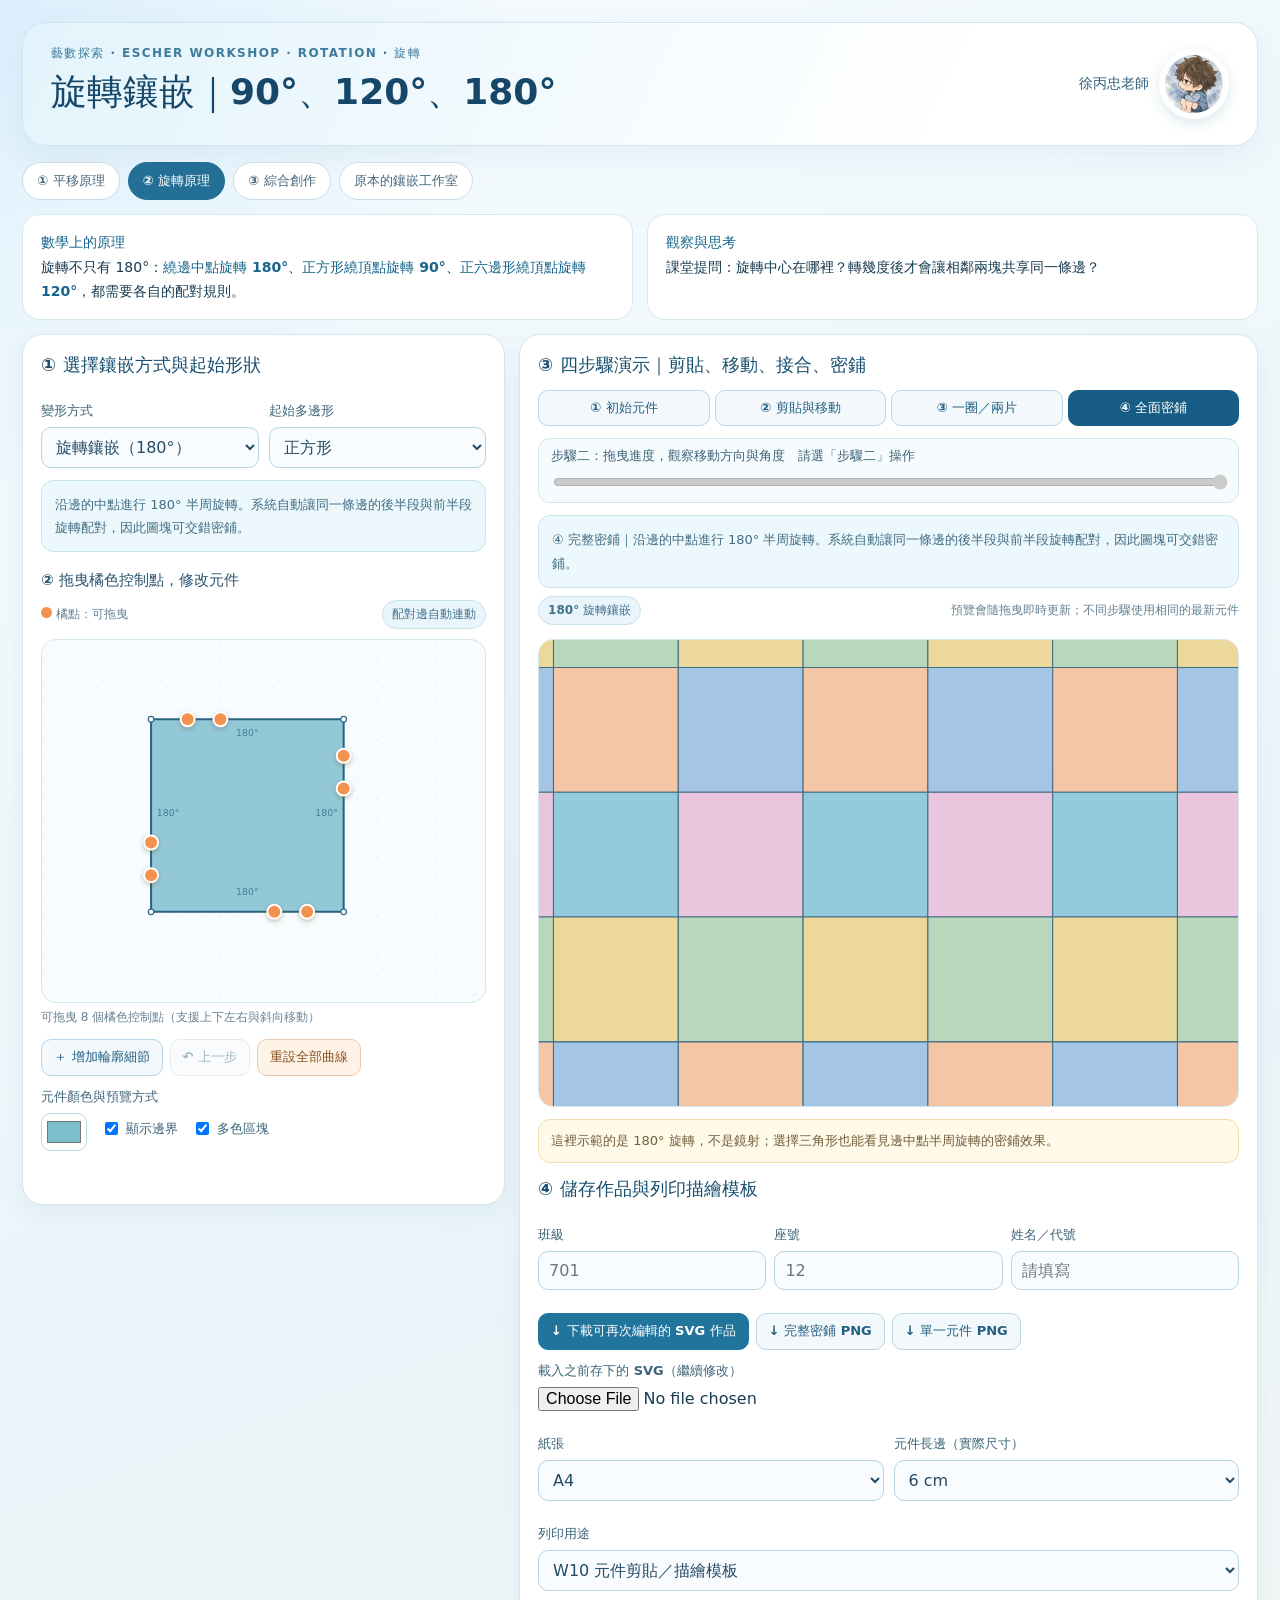
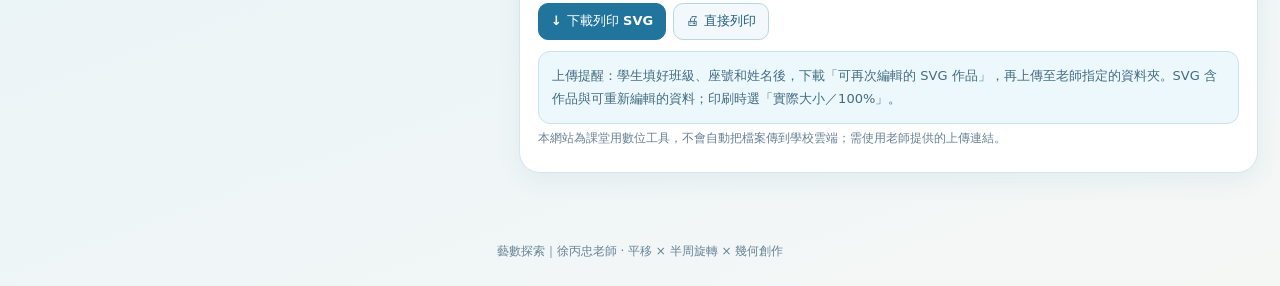
<file: escher-rotation.html>
<!doctype html>
<html lang="zh-Hant"><head><meta charset="utf-8"><meta name="viewport" content="width=device-width,initial-scale=1"><meta name="theme-color" content="#f5fbff"><title>藝數探索｜旋轉鑲嵌｜90°、120°、180°</title><link rel="stylesheet" href="escher-workshop.css"></head>
<body data-page="rotation"><main class="wrap">
<header class="hero"><div><div class="eyebrow">藝數探索 · ESCHER WORKSHOP · ROTATION · 旋轉</div><h1>旋轉鑲嵌｜90°、120°、180°</h1></div><div style="display:flex;align-items:center;gap:10px;flex-shrink:0"><span style="font-weight:800;color:#315e7c;white-space:nowrap;font-size:14px">徐丙忠老師</span><img src="author-avatar.svg" class="heroAvatar" alt="徐丙忠老師頭像"></div></header>
<nav class="links" aria-label="課程網站導航"><a href="escher-translation.html">① 平移原理</a><a class="current" href="escher-rotation.html">② 旋轉原理</a><a href="escher-creation.html">③ 綜合創作</a><a href="tessellation.html">原本的鑲嵌工作室</a></nav>
<div class="introGrid"><div class="intro"><b>數學上的原理</b><div>旋轉不只有 180°：<b>繞邊中點旋轉 180°</b>、<b>正方形繞頂點旋轉 90°</b>、<b>正六邊形繞頂點旋轉 120°</b>，都需要各自的配對規則。</div></div><div class="intro"><b>觀察與思考</b><div>課堂提問：旋轉中心在哪裡？轉幾度後才會讓相鄰兩塊共享同一條邊？</div></div></div>
<div class="mainGrid">
<section class="panel" aria-label="元件設定與編輯"><h2>① 選擇鑲嵌方式與起始形狀</h2>
<div class="twoFields"><div class="field"><label for="mode">變形方式</label><select id="mode"><option value="rotate">旋轉鑲嵌（180°）</option><option value="rotate90">90° 頂點旋轉｜正方形</option><option value="rotate120">120° 頂點旋轉｜正六邊形</option></select></div><div class="field"><label for="shape">起始多邊形</label><select id="shape"><option value="square">正方形</option><option value="rectangle">長方形</option><option value="parallelogram">平行四邊形</option><option value="rhombus">菱形</option><option value="triangle">三角形（180° 旋轉）</option><option value="hexagon">正六邊形（120° 旋轉）</option></select></div></div>
<div class="field" style="display:none" aria-hidden="true"><label for="preset">輪廓靈感（可自行拉成不同造型）</label><select id="preset"><option value="blank">平整｜從頭開始</option><option value="wave">水波</option><option value="fish">魚尾</option><option value="leaf">葉片</option><option value="cloud">雲朵</option><option value="flower">花瓣</option><option value="wing">翅膀</option><option value="cat">耳朵雙峰</option><option value="zigzag">稜角</option><option value="mountain">山峰</option></select></div>
<div class="note" id="concept">這裡示範的是 180° 旋轉，不是鏡射；選擇三角形也能看見邊中點半周旋轉的密鋪效果。</div>
<h3>② 拖曳橘色控制點，修改元件</h3><div class="legend"><span><i class="swatch"></i>橘點：可拖曳</span><span class="tag">配對邊自動連動</span></div>
<div class="canvasArea" id="editorScene"><svg viewBox="0 0 520 425" aria-label="元件編輯區"></svg></div>
<p class="fine" id="controlCount">可拖曳控制點</p>
<div class="buttongroup"><button id="addPoint">＋ 增加輪廓細節</button><button id="undo">↶ 上一步</button><button id="reset" class="warn">重設全部曲線</button></div>
<div class="field"><label>元件顏色與預覽方式</label><div class="toggleLine"><input type="color" id="color" value="#7dbfcf" aria-label="元件填色"><label><input type="checkbox" id="outline" checked> 顯示邊界</label><label><input type="checkbox" id="multicolor" checked> 多色區塊</label></div></div>
<div class="status" id="status" aria-live="polite"></div>
</section>
<section class="panel"><h2>③ 四步驟演示｜剪貼、移動、接合、密鋪</h2>
<div class="stepbar"><button data-step="0">① 初始元件</button><button data-step="1">② 剪貼與移動</button><button data-step="2">③ 一圈／兩片</button><button data-step="3" class="selected">④ 全面密鋪</button></div>
<div class="field" style="padding:8px 12px;border:1px solid #d2e6ee;background:#f6fbfe;border-radius:12px"><label for="stepProgress">步驟二：拖曳進度，觀察移動方向與角度　<span id="progressValue">100%</span></label><input type="range" id="stepProgress" min="0" max="100" value="100" step="1" style="width:100%;accent-color:#2682ad"></div>
<div class="note" id="stepText">從原圖形到可密鋪的元件</div>
<div class="legend"><span class="tag" id="modeLabel">密鋪模式</span><span>預覽會隨拖曳即時更新；不同步驟使用相同的最新元件</span></div>
<div class="canvasArea preview scene" id="previewScene"><svg viewBox="0 0 840 560"></svg></div>
<div class="tip" style="margin-top:12px">這裡示範的是 180° 旋轉，不是鏡射；選擇三角形也能看見邊中點半周旋轉的密鋪效果。</div>
<div class="printPanel"><h2>④ 儲存作品與列印描繪模板</h2>
<div class="nameGrid"><div class="field"><label for="className">班級</label><input id="className" type="text" placeholder="701"></div><div class="field"><label for="seat">座號</label><input id="seat" type="text" placeholder="12"></div><div class="field"><label for="student">姓名／代號</label><input id="student" type="text" placeholder="請填寫"></div></div>
<div class="buttongroup"><button class="primary" id="downloadSVG">↓ 下載可再次編輯的 SVG 作品</button><button id="downloadPNG">↓ 完整密鋪 PNG</button><button id="downloadTilePNG">↓ 單一元件 PNG</button></div>
<div class="field"><label for="load">載入之前存下的 SVG（繼續修改）</label><input type="file" id="load" accept=".svg,.json,image/svg+xml,application/json"></div>
<div class="twoFields"><div class="field"><label for="paper">紙張</label><select id="paper"><option value="A4">A4</option><option value="A3">A3</option><option value="B5">B5（JIS）</option><option value="drawing">8 開圖畫紙（39.3 × 54.5 cm）</option></select></div><div class="field"><label for="tileCm">元件長邊（實際尺寸）</label><select id="tileCm"><option value="3">3 cm</option><option value="4">4 cm</option><option value="5">5 cm</option><option value="6" selected>6 cm</option><option value="7.5">7.5 cm</option><option value="9">9 cm</option></select></div></div>
<div class="field"><label for="printKind">列印用途</label><select id="printKind"><option value="tile">W10 元件剪貼／描繪模板</option><option value="pattern">完整密鋪練習圖</option></select></div>
<div class="buttongroup"><button id="downloadPrint" class="primary">↓ 下載列印 SVG</button><button id="print">🖨 直接列印</button></div>
<div class="note"><b>上傳提醒：</b>學生填好班級、座號和姓名後，下載「可再次編輯的 SVG 作品」，再上傳至老師指定的資料夾。SVG 含作品與可重新編輯的資料；印刷時選「實際大小／100%」。</div>
<p class="fine">本網站為課堂用數位工具，不會自動把檔案傳到學校雲端；需使用老師提供的上傳連結。</p>
</div></section></div></main>
<div id="printOnly"></div><footer class="footer">藝數探索｜徐丙忠老師 · 平移 × 半周旋轉 × 幾何創作</footer>
<script src="escher-workshop.js"></script></body></html>
</file>
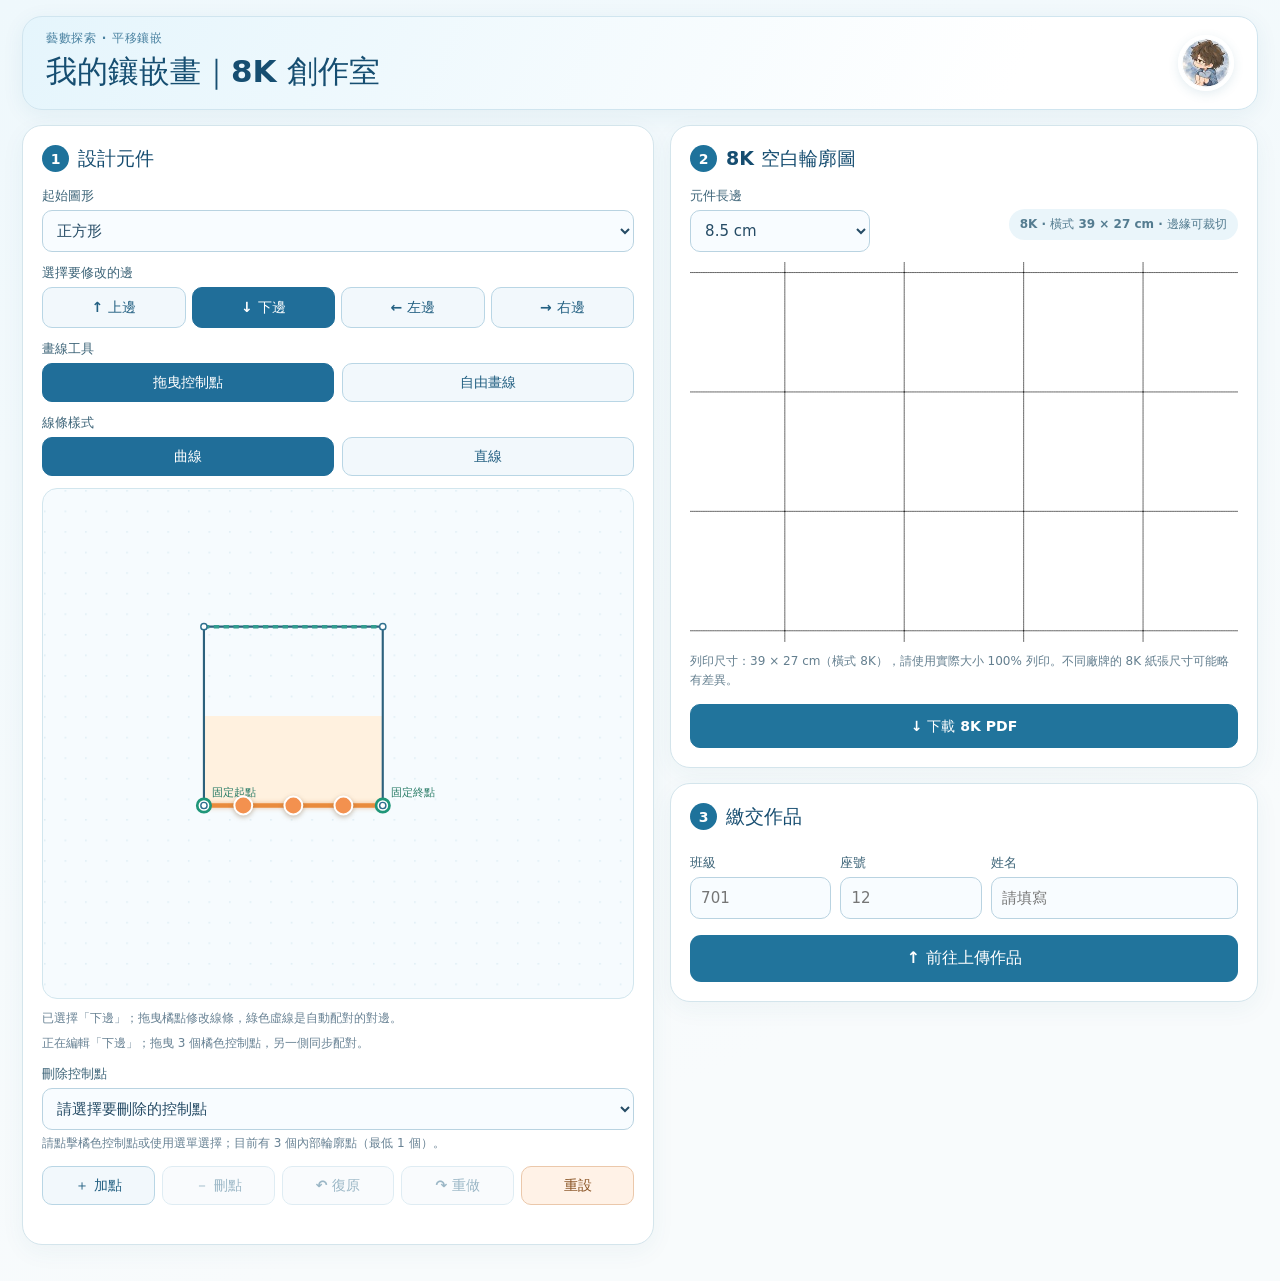
<file: escher-student.html>
<!doctype html>
<html lang="zh-Hant">
<head>
<meta charset="utf-8"><meta name="viewport" content="width=device-width,initial-scale=1">
<meta name="theme-color" content="#f4faff">
<title>藝數探索｜平移鑲嵌 8K 創作室</title>
<link rel="canonical" href="https://ericson1617.github.io/115-1-_---/escher-student.html">
<script>
// The classroom studio does not require URL query parameters.
// Keep the shared address clean when links come with tracking parameters.
(function(){
 try{
  if(window.location.search){
   window.history.replaceState(window.history.state, '', window.location.pathname + window.location.hash);
  }
 }catch(_){}
})();
</script>
<link rel="stylesheet" href="escher-workshop.css">
<link rel="stylesheet" href="escher-student.css?v=20261102-8k-paper">
</head>
<body data-page="translation" data-student="true">
<main class="studentWrap">
<header class="studentHeader">
  <div><div class="studentEyebrow">藝數探索 · 平移鑲嵌</div><h1>我的鑲嵌畫｜8K 創作室</h1></div>
  <img src="author-avatar.svg" alt="" class="studentAvatar">
</header>
<div class="studentGrid">
<section class="studentPanel editorPanel" aria-label="元件編輯">
 <h2><span class="stepNo">1</span> 設計元件</h2>
 <div class="field"><label for="shape">起始圖形</label>
  <select id="shape"><option value="square">正方形</option><option value="rectangle">長方形</option><option value="parallelogram">平行四邊形</option><option value="rhombus">菱形</option></select>
 </div>
 <div class="field"><label>選擇要修改的邊</label>
  <div class="edgePicker"><button type="button" data-edge-select="0">↑ 上邊</button><button type="button" data-edge-select="2" class="selected">↓ 下邊</button><button type="button" data-edge-select="3">← 左邊</button><button type="button" data-edge-select="1">→ 右邊</button></div>
 </div>
 <div class="field"><label>畫線工具</label>
  <div class="toolPicker"><button type="button" data-draw-tool="points" class="selected">拖曳控制點</button><button type="button" data-draw-tool="pen">自由畫線</button></div>
 </div>
 <div class="field" id="lineStyleField"><label>線條樣式</label>
  <div class="toolPicker"><button type="button" data-line-style="curve" class="selected">曲線</button><button type="button" data-line-style="line">直線</button></div>
 </div>
 <div class="canvasArea studentEditor" id="editorScene"><svg viewBox="0 0 520 425" aria-label="元件編輯畫布"></svg></div>
 <p class="fine" id="drawHint"></p>
 <p class="fine" id="controlCount"></p>
 <div class="field studentPointRow"><label for="pointToDelete">刪除控制點</label>
 <select id="pointToDelete"><option value="">選擇控制點</option></select>
 <p class="fine" id="pointSelectionStatus">至少保留一個控制點。</p></div>
 <div id="penTip" class="tip" style="display:none">直接在淡色區域畫線，兩端會自動接合。</div>
 <div class="studentActions"><button id="addPoint">＋ 加點</button><button id="deletePoint" disabled>－ 刪點</button><button id="undo" disabled>↶ 復原</button><button id="redo" disabled>↷ 重做</button><button id="reset" class="warn">重設</button></div>
 <div class="status" id="status" aria-live="polite"></div>
</section>
<div class="studentRight">
<section class="studentPanel printPanelStudent" aria-label="8K 空白輪廓預覽">
<h2><span class="stepNo">2</span> 8K 空白輪廓圖</h2>
<div class="sizeRow"><div class="field"><label for="tileCm">元件長邊</label>
<select id="tileCm"><option value="6">6 cm</option><option value="6.5">6.5 cm</option><option value="7">7 cm</option><option value="7.5">7.5 cm</option><option value="8">8 cm</option><option value="8.5" selected>8.5 cm</option><option value="9">9 cm</option><option value="9.5">9.5 cm</option><option value="10">10 cm</option><option value="10.5">10.5 cm</option><option value="11">11 cm</option></select></div>
<span class="sizeBadge" id="fixedTileCount">8K · 橫式 39 × 27 cm · 邊緣可裁切</span></div>
<div class="paperOuter"><div id="previewScene" class="paperPreview" aria-label="8K 橫式密鋪黑線稿預覽"><svg viewBox="0 0 390 270"></svg></div></div>
<p class="paperNote">列印尺寸：39 × 27 cm（橫式 8K），請使用實際大小 100% 列印。不同廠牌的 8K 紙張尺寸可能略有差異。</p>
<div class="exportActions"><button id="downloadPDF" class="primary">↓ 下載 8K PDF</button></div>
</section>
<section class="studentPanel submitPanel" aria-label="繳交作品">
<h2><span class="stepNo">3</span> 繳交作品</h2>
<div class="studentNames">
<div class="field"><label for="className">班級</label><input id="className" type="text" inputmode="numeric" autocomplete="off" placeholder="701" maxlength="12"></div>
<div class="field"><label for="seat">座號</label><input id="seat" type="text" inputmode="numeric" autocomplete="off" placeholder="12" maxlength="8"></div>
<div class="field"><label for="student">姓名</label><input id="student" type="text" autocomplete="off" placeholder="請填寫" maxlength="24"></div>
</div>
<a class="uploadLink" id="submitLink" href="https://tpedums-my.sharepoint.com/:f:/g/personal/ericson1617_ms_tp_edu_tw/IgAZlS06B8giRbhU18HhhVppASupRhd0_2a0W7JOU2BpSAk" target="_blank" rel="noopener noreferrer">↑ 前往上傳作品</a>
</section>
</div>
</div>
</main>
<!-- Shared math editor needs a few hidden settings; not shown to students. -->
<div hidden aria-hidden="true">
<select id="mode"><option value="translate">平移</option></select>
<select id="preset"><option value="blank">空白</option><option value="arrow">箭頭</option></select>
<select id="selectedEdge"><option value="0">上邊</option><option value="1">右邊</option><option value="2" selected>下邊</option><option value="3">左邊</option></select>
<input id="color" type="color" value="#ffffff">
<input id="outline" type="checkbox" checked><input id="multicolor" type="checkbox">
<select id="paper"><option value="8K">8K</option></select>
<select id="printKind"><option value="trace">描繪模板</option></select>
<button id="downloadTilePNG" type="button">單圖</button>
<div id="stepText"></div><div id="modeLabel"></div><div id="concept"></div>
</div>
<div id="printOnly"></div>
<script src="escher-student.js?v=20261102-8k-paper"></script>
</body></html>
</file>
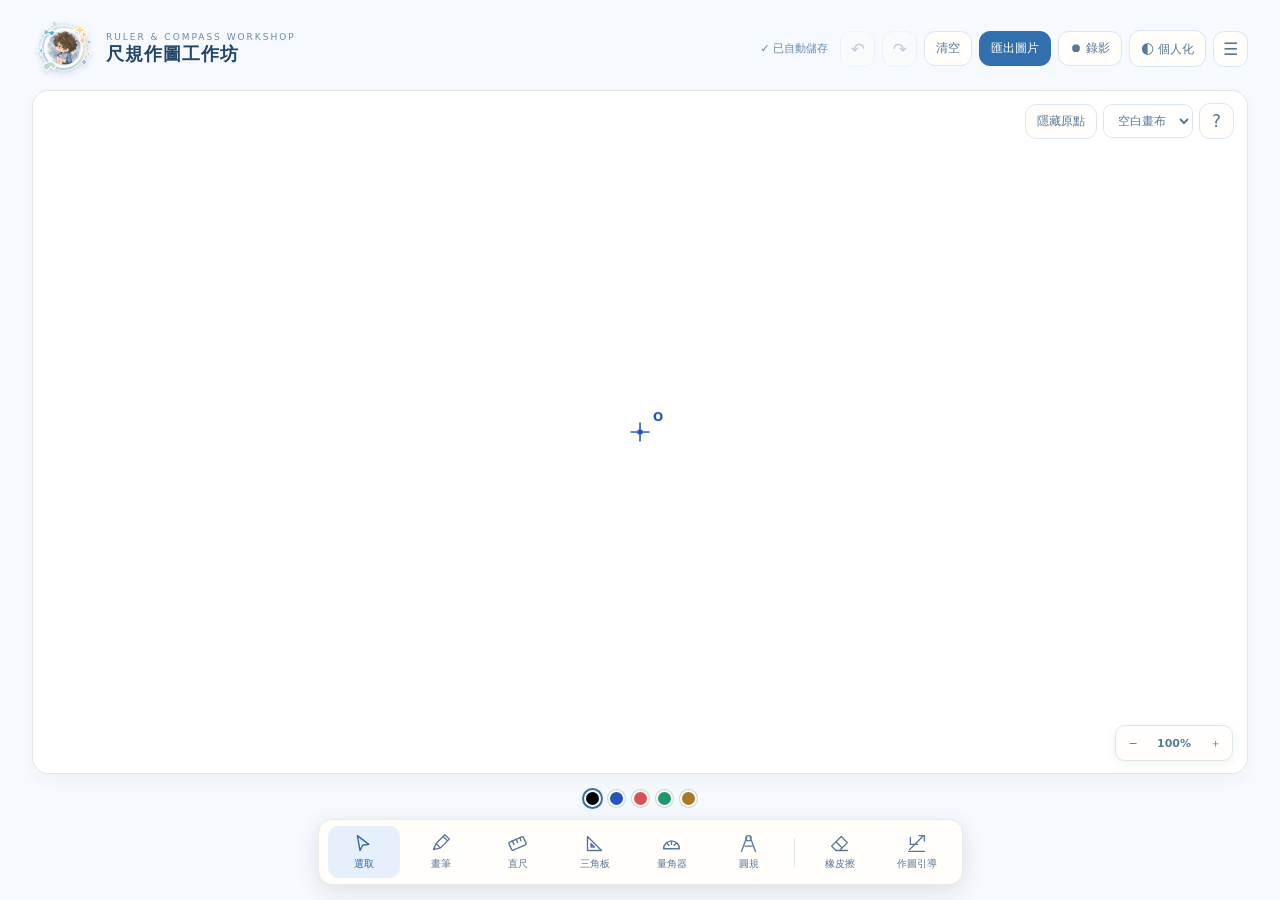
<file: geometry.html>
<!doctype html>
<html lang="zh-Hant">
<head>
<meta charset="utf-8">
<meta name="viewport" content="width=device-width, initial-scale=1">
<meta http-equiv="refresh" content="0; url=./ruler-compass-workshop.html">
<title>已移至尺規作圖工作坊</title>
<script>location.replace('./ruler-compass-workshop.html'+location.search+location.hash);</script>
</head>
<body style="font-family:system-ui,sans-serif;padding:2rem;line-height:1.8">
<p>尺規作圖工作坊已搬遷至新網址。</p>
<a href="./ruler-compass-workshop.html">前往尺規作圖工作坊</a>
</body></html>
</file>
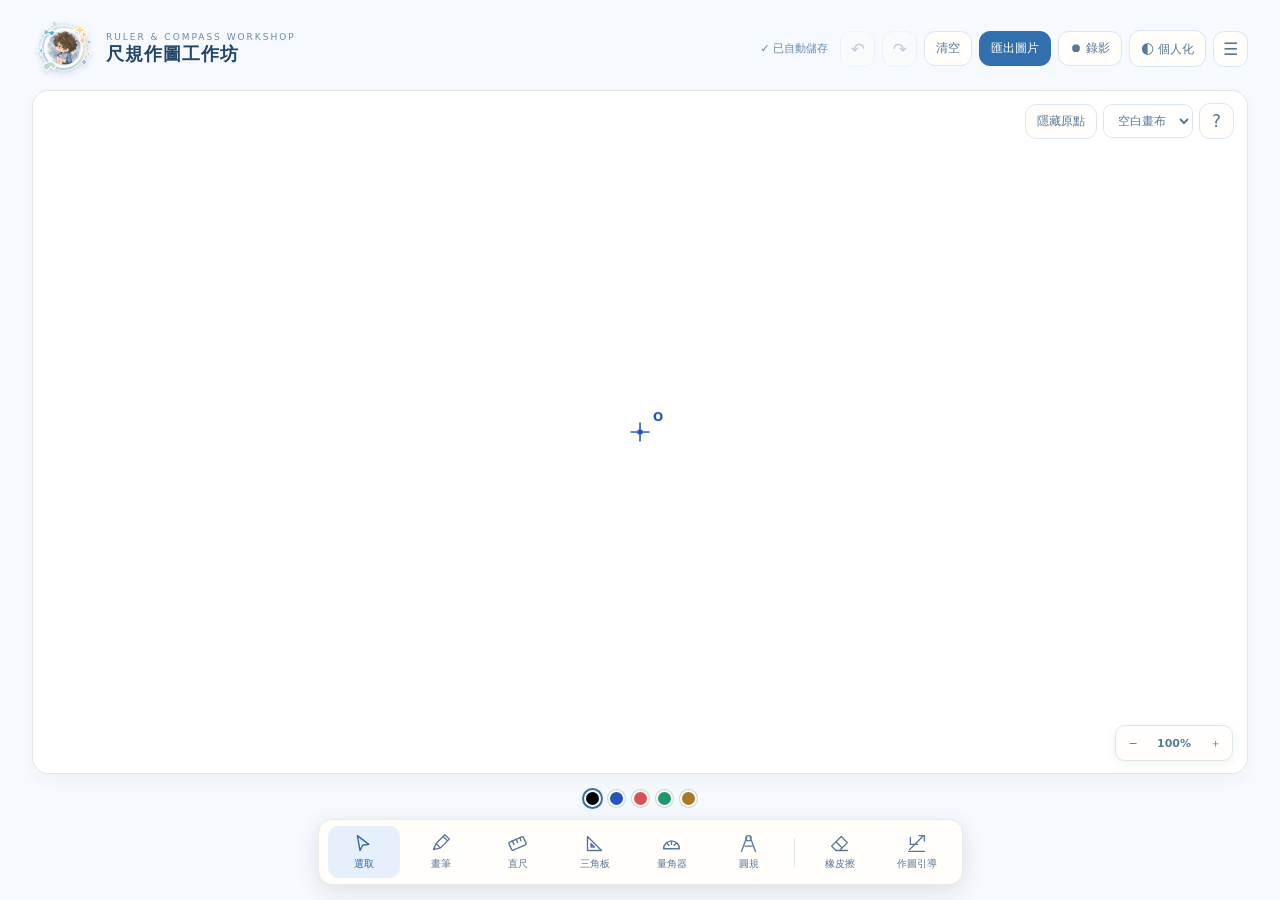
<file: ruler-compass-workshop.html>
<!doctype html>
<html lang="zh-Hant">
<head>
<meta charset="utf-8"><meta name="viewport" content="width=device-width,initial-scale=1,viewport-fit=cover">
<meta name="theme-color" content="#f7f8f4">
<meta name="description" content="尺規作圖工作坊：可操作實體直尺、三角板、量角器與圓規的互動數位教室。支援手繪、沿尺畫線、圓規畫弧、格點和特殊線作圖引導。">
<title>尺規作圖工作坊</title>
<link rel="canonical" href="https://ericson1617.github.io/115-1-_---/ruler-compass-workshop.html">
<script>(function(){try{const u=new URL(location.href);let changed=false;for(const key of Array.from(u.searchParams.keys())){if(/^utm_/i.test(key)||/^(fbclid|gclid|msclkid|mc_cid|mc_eid|igshid)$/i.test(key)){u.searchParams.delete(key);changed=true}}if(changed)history.replaceState(history.state,'',u.pathname+u.search+u.hash)}catch(_){}})();</script>
<style>
:root{--ink:#234668;--ink2:#567899;--teal:#326faf;--mint:#e9f2fc;--pale:#f6f9fe;--paper:#ffffff;--border:#dbe6f2;--shadow:0 12px 34px #24476d18;--accent:#326faf;--tool-color:#4a7eaf}
*{box-sizing:border-box}html,body{margin:0;width:100%;height:100%;overflow:hidden}body{font-family:ui-sans-serif,system-ui,-apple-system,"Noto Sans TC","Microsoft JhengHei",sans-serif;background:var(--pale);color:var(--ink);-webkit-tap-highlight-color:transparent}button,input,select{font:inherit}button{cursor:pointer}button:focus-visible,select:focus-visible{outline:3px solid #92bbad;outline-offset:2px}
.app{height:100dvh;display:flex;flex-direction:column;min-height:0;padding:13px 18px max(12px,env(safe-area-inset-bottom));gap:11px}
.head{min-height:43px;display:flex;align-items:center;justify-content:space-between;gap:8px 12px;flex-wrap:wrap;flex-shrink:0}.brand{display:flex;align-items:center;gap:11px;flex:0 0 auto;min-width:0}.workshopPortrait{position:relative;display:block;width:63px;height:59px;flex:0 0 63px;isolation:isolate;overflow:visible}
.workshopPortraitArt{position:absolute;inset:0;display:block;width:100%;height:100%;z-index:2;pointer-events:none;overflow:visible;filter:drop-shadow(0 2px 2px #5986a436)}
.workshopPortraitRing{position:absolute;left:16.3%;top:12.3%;width:68.2%;height:74%;padding:2px;border-radius:50%;background:conic-gradient(from -24deg,#bee7f2 0%,#fff1c7 25%,#a8d6cc 52%,#c7c9ee 74%,#bee7f2 100%);box-shadow:0 2px 8px #345c8132,0 0 0 1px #fff;z-index:1}
.workshopPortraitRing img{display:block;width:100%;height:100%;border-radius:50%;border:2px solid #fff;background:white;object-fit:cover}.titles{display:grid;gap:0;white-space:nowrap;min-width:0}.kicker{font-size:9px;letter-spacing:.22em;color:#718bab}.titles strong{font-weight:650;font-size:18px;letter-spacing:.06em}.headBtns,.dock,.quick,.colors,.segment{display:flex;align-items:center;gap:7px}.headBtns{flex-wrap:wrap;justify-content:flex-end;margin-left:auto;min-width:0}.soft{border:1px solid var(--border);background:#fffefa;border-radius:11px;padding:8px 11px;color:var(--ink2);min-height:35px;font-size:12px}.soft:hover{background:#f1f7f2;color:var(--teal)}.soft:disabled{opacity:.35;cursor:default}.soft.icon{min-width:35px;padding:7px 8px;font-size:17px}.soft.primary{color:white;background:var(--teal);border-color:var(--teal)}
.stageWrap{position:relative;min-height:0;flex:1;touch-action:none;overscroll-behavior:contain;background:var(--paper);border:1px solid #e0e7df;border-radius:17px;overflow:hidden;box-shadow:0 7px 18px #3554480a}
#ink,#tools{position:absolute;inset:0;width:100%;height:100%;touch-action:none;user-select:none}#tools{overflow:visible}#ink{pointer-events:none}.stageWrap.pencilMode{cursor:crosshair}.stageWrap.eraseMode{cursor:cell}.stageWrap.selectMode{cursor:grab}.stageWrap.selectMode.draggingCanvas{cursor:grabbing}.stageWrap.selectMode.vertexHover{cursor:crosshair}.stageWrap.selectMode.vertexEditing{cursor:grabbing}.stageRight{position:absolute;right:13px;top:12px;z-index:4;display:flex;align-items:center;gap:6px}.stageRight.guideDialogOpen{z-index:10}.stageRight #hideGuideBtn[hidden],.stageRight #allToolsToggle[hidden]{display:none}.drop{font-size:12px;padding:7px 10px;background:#ffffffed;border:1px solid var(--border);border-radius:9px;color:#557a9d;min-height:34px}.help{position:absolute;left:15px;bottom:13px;font-size:11px;color:#4678aa;z-index:5;pointer-events:none;max-width:75%;background:#fffefaec;padding:6px 10px;border:1px solid #e3ece4;border-radius:9px;box-shadow:0 4px 12px #3554480c}.help[hidden]{display:none}.zoom{position:absolute;right:14px;bottom:12px;background:#fffefdf3;padding:3px;gap:2px;display:none;align-items:center;border:1px solid #dce7dd;border-radius:10px;color:#557a9e;font-size:11px;z-index:6;box-shadow:0 3px 12px #1e483310}.stageWrap.selectMode .zoom{display:flex}
.zoom button{appearance:none;border:0;background:transparent;color:inherit;font:inherit;min-width:28px;height:28px;border-radius:7px;cursor:pointer}
.zoom button:hover{background:#e8f2fe}.zoom #zoomReset{min-width:50px;font-variant-numeric:tabular-nums;font-weight:600}
.footer{display:grid;justify-items:center;gap:8px}.quick{flex-wrap:wrap;justify-content:center;min-height:25px;max-width:100%;font-size:12px;color:#627e9f}.quick:empty{display:none}.quick .chip{padding:6px 10px;border-radius:9px;border:1px solid #dde8df;color:#446f9e;background:#fffefa;min-height:30px;font-size:11px}.quick .chip.on{background:#e5f0fc;color:#2a62a2;border-color:#c9ddf0}.quick .divider{width:1px;height:19px;background:#dbe4dc;margin:0 3px}.dot{display:inline-block;height:17px;width:17px;border:2px solid #fbfdf9;border-radius:50%;box-shadow:0 0 0 1px #cbd6ce;cursor:pointer}.dot.on{box-shadow:0 0 0 2px var(--teal),0 0 0 4px #f4f7f3}
.dock{padding:6px 9px;background:#fffefa;border:1px solid #e8ece5;border-radius:14px;box-shadow:0 6px 22px #334b4020;gap:3px;max-width:100%;overflow-x:auto;scrollbar-width:none}.dock::-webkit-scrollbar{display:none}.toolbtn{border:0;background:transparent;border-radius:10px;color:#5a7698;display:flex;align-items:center;justify-content:center;flex-direction:column;gap:3px;min-width:64px;min-height:52px;padding:6px 9px;transition:background .13s}.toolbtn:hover{background:#eef5fd}.toolbtn[aria-pressed=true]{background:#e6f0fc;color:#2d68ac}.toolbtn svg{height:21px;width:21px;stroke:currentColor;fill:none;stroke-width:1.6;stroke-linecap:round;stroke-linejoin:round}.toolbtn span{font-size:10px;white-space:nowrap}.dockSep{width:1px;height:29px;background:#e2e7e2;margin:0 4px;flex:none}
#tools .instrument{cursor:grab}#tools .instrument:active{cursor:grabbing}#tools .handle{cursor:grab;touch-action:none}#tools .handle:hover{filter:brightness(.96)}#tools .paleShape{stroke:var(--tool-color,#4a7eaf);stroke-width:1.35;fill:#d9eafa;fill-opacity:.52}#tools .rulerShape{stroke:var(--tool-color,#4a7eaf);stroke-width:1.5;fill:#d7e8f9;fill-opacity:.56}#tools .ticks{stroke:var(--tool-color,#4a7eaf);stroke-width:1;pointer-events:none}#tools .rulerText{fill:var(--tool-color,#4a7eaf);font-size:10px;pointer-events:none}#tools .handleRing{fill:#fffefa;stroke:#789c90;stroke-width:1.5}#tools .handleCore{fill:#6c9789}#tools .toolShadow{filter:drop-shadow(0px 2px 4px #2f504022)}#tools .guideDash{stroke:#789a8d;stroke-width:1;stroke-dasharray:4 4;opacity:.52;pointer-events:none}
.pop{position:absolute;left:50%;top:50%;transform:translate(-50%,-50%);background:#fffefa;border:1px solid #dde7de;box-shadow:var(--shadow);padding:22px;border-radius:17px;z-index:9;max-width:min(430px,calc(100% - 32px));width:390px;max-height:calc(100% - 30px);overflow-y:auto;display:none}.pop.open{display:block}.pop h3{font-size:16px;margin:0 0 10px}.pop p{font-size:13px;color:#647f9c;line-height:1.7;margin:5px 0 13px}.pop ul{font-size:13px;line-height:1.9;margin:0 0 13px;padding-left:18px;color:#4c7096}.pop .row{display:flex;gap:7px;align-items:center;justify-content:space-between}.pop select{font-size:12px;padding:8px;border:1px solid var(--border);border-radius:8px;max-width:100%}.pop .chip{border:1px solid var(--border);border-radius:8px;padding:8px 10px;background:white;font-size:12px;color:var(--teal)}.dim{display:none;position:absolute;inset:0;background:#182d241a;z-index:8}.dim.open{display:block}.guideLine{font-size:12px;color:#7b96b3;position:absolute;bottom:42px;left:17px;z-index:4;background:#fffefaea;padding:5px 9px;border-radius:8px;border:1px solid #ecf1eb;max-width:calc(100% - 35px);pointer-events:none;display:none}.guideLine.visible{display:block}
@media(min-width:1000px){.app{padding:19px 32px 15px;gap:12px}.dock{gap:5px}.toolbtn{min-width:72px}.head{min-height:48px}}
@media(max-width:640px){.kicker{display:none}.headBtns{gap:3px}.headBtns .soft{padding:5px 6px;font-size:10px;min-height:30px}.headBtns .soft.icon{min-width:27px;padding:5px 6px}.titles strong{white-space:nowrap}.app{padding:8px 8px max(8px,env(safe-area-inset-bottom));gap:6px}.head{min-height:39px}.brand{gap:6px}.workshopPortrait{width:48px;height:46px;flex-basis:48px}.titles strong{font-size:14px}.kicker{font-size:8px}.soft{padding:6px 7px;font-size:11px;min-height:31px}.soft.icon{min-width:30px}.stageWrap{border-radius:11px}.dock{width:100%;justify-content:flex-start;padding:4px 5px}.toolbtn{min-width:54px;min-height:48px;padding:4px 5px}.toolbtn span{font-size:9px}.toolbtn svg{height:19px;width:19px}.quick{max-width:100%;gap:4px}.quick .chip{padding:5px 7px;font-size:10px}.footer{gap:5px}.stageRight{right:7px;top:7px;gap:4px}.stageRight .soft{padding:6px 8px}}

.saveIndicator{font-size:11px;color:#6688ae;white-space:nowrap;margin-right:5px}
.settingsScrim{position:fixed;inset:0;background:#162b2433;z-index:20}
.settingsPanel{position:fixed;right:15px;top:68px;bottom:15px;width:min(335px,calc(100vw - 30px));z-index:21;overflow-y:auto;overscroll-behavior:contain;border:1px solid #e3e9df;border-radius:17px;box-shadow:0 16px 45px #1f3f3030;background:#fffefa;padding:20px 20px 24px;color:var(--ink)}
.settingsPanel[hidden],.settingsScrim[hidden],.settingsSection[hidden]{display:none!important}
.settingsHeader{display:flex;align-items:center;justify-content:space-between;margin-bottom:18px;font-size:16px}
.settingsSection{display:grid;gap:9px}.settingsSection h3{font-size:16px;margin:8px 0 0}.settingsGroup{display:grid;gap:9px;margin-top:12px;padding-top:12px;border-top:1px solid #e7ece6}.settingsGroup h3{font-size:16px;margin:0 0 3px;color:var(--ink);font-weight:750;letter-spacing:.02em;line-height:1.4}.settingsHeader #settingsHeading{font-size:16px;font-weight:750;line-height:1.4;letter-spacing:.02em;color:var(--ink)}.settingsGroup .settingsLinks{margin-top:5px}
.settingsAction{border:1px solid #e0e6df;background:#fffefa;color:#264e79;border-radius:11px;padding:12px 10px;min-height:43px;text-align:center}
.settingsAction:hover,.settingsBack:hover{background:#edf5fd}.settingsAction.emph{background:#e6f0fc;color:#2469b0}
.settingsSwitch{display:flex;align-items:center;justify-content:space-between;gap:15px;padding:12px 1px;font-size:12px;cursor:pointer}
.settingsSwitch input{width:20px;height:20px;accent-color:#326faf;cursor:pointer}
.settingsLinks{border-top:1px solid #e5ebe5;margin-top:14px;padding-top:10px;display:grid;gap:7px}
.settingsLinks button{border:none;background:transparent;color:#326faf;font-size:12px;text-decoration:underline;text-align:left;padding:7px 0}
.settingsFine{color:#8199b2;font-size:11px;line-height:1.7;margin:10px 0 0}
.settingsBack{border:none;background:transparent;text-align:left;color:#336fac;font-size:12px;padding:5px 0}
.boardRow{border:1px solid #e0e9e1;border-radius:11px;padding:9px;display:grid;gap:8px}
.boardRow.active{border-color:#87afd9;background:#f0f6fc}.boardRowTop{display:flex;justify-content:space-between;align-items:center;gap:8px}
.boardRowTop strong{font-size:12px;overflow-wrap:anywhere}.boardRow small{font-size:10px;color:#6889ab}
.boardActions{display:flex;flex-wrap:wrap;gap:5px}.boardActions button{border:1px solid #d8e5d9;background:white;color:#326faf;border-radius:7px;font-size:11px;padding:6px 9px}
.infoBody{white-space:pre-line;color:#557b9f;font-size:12px;line-height:1.9;overflow-wrap:anywhere}
.focusMode .app{padding:0;gap:0}.focusMode .head{display:none}.focusMode .stageWrap{border:0;border-radius:0}
.focusMode .footer{position:fixed;z-index:6;bottom:max(8px,env(safe-area-inset-bottom));left:50%;transform:translateX(-50%);width:max-content;max-width:98vw}
.focusMode .footer .quick{background:#fffefae8;border-radius:10px;padding:4px}.focusExit{display:none;position:absolute;left:14px;top:12px;z-index:7;background:#ffffffef}.focusMode .focusExit{display:block}
@media(max-width:720px){.saveIndicator{display:none}.settingsPanel{top:8px;right:8px;bottom:8px;width:min(350px,calc(100vw - 16px));padding:16px}}

.personalizeBtn{white-space:nowrap}.personalizeBtn span[aria-hidden="true"]{font-size:15px}
.colorSetting{display:flex;justify-content:space-between;align-items:center;gap:10px;padding:8px 1px;font-size:12px}
.colorPicker{display:flex;align-items:center;gap:8px}.colorPicker input[type=color]{appearance:none;border:1px solid #cad9d0;border-radius:9px;width:44px;height:35px;padding:3px;background:white;cursor:pointer}
.colorPicker output{font-family:ui-monospace,monospace;font-size:11px;color:#627f9d;min-width:65px}
.opacitySetting{padding:8px 1px}.opacitySetting label{display:flex;justify-content:space-between;font-size:12px;gap:8px}
.opacitySetting input{display:block;width:100%;margin:13px 0 4px;accent-color:#326faf}
.opacityEnds{display:flex;justify-content:space-between;font-size:11px;color:#8199b2}
.gridPreviewLabel{font-size:11px;color:#6c8aaa;margin-top:6px}.gridPreview{height:86px;border:1px solid #dbe6f2;border-radius:10px;background-color:#ffffff;background-size:24px 24px}
@media(max-width:640px){.personalizeBtn{min-width:30px;justify-content:center}.personalizeBtn .buttonText{display:none}}

.recordHead{font-size:12px;white-space:nowrap}.recordBadge{position:absolute;left:50%;top:12px;transform:translateX(-50%);z-index:7;background:#fffdf8ed;border:1px solid #e7cbc5;border-radius:999px;display:flex;align-items:center;gap:8px;padding:5px 10px;box-shadow:0 4px 16px #532c271a;color:#a13733;font-weight:650;font-size:12px}
.recordBadge[hidden]{display:none}.redDot{width:9px;height:9px;background:#c43d37;border-radius:50%;animation:recordPulse 1.3s infinite}.recordBadge button{border:0;border-radius:8px;background:#aa403a;color:white;padding:5px 9px;cursor:pointer;font-size:11px}
@keyframes recordPulse{50%{opacity:.4}}
@media(max-width:700px){.recordHead .recordLabel{display:none}.recordBadge{top:46px}}
.recordResultOverlay{position:fixed;inset:0;z-index:28;background:#122e4b8a;display:grid;place-items:center;padding:14px}
.recordResultOverlay[hidden]{display:none}
.recordResultCard{width:min(580px,100%);max-height:calc(100dvh - 28px);overflow-y:auto;background:#ffffff;border-radius:17px;border:1px solid #d6e3f1;padding:18px;display:grid;gap:12px;box-shadow:0 15px 50px #112b493b}
.recordResultHeader{display:flex;align-items:center;justify-content:space-between;font-size:17px;color:#234668}
.recordResultCard video{width:100%;max-height:46dvh;display:block;background:#101b29;border-radius:10px}
.recordResultActions{display:flex;gap:10px;flex-wrap:wrap}.recordResultActions button{flex:1;white-space:normal}
.recordResultInfo,.recordResultNote{font-size:12px;line-height:1.7;color:#557899;margin:0}
.settingsPanel.feedbackOpen{width:min(560px,calc(100vw - 30px))}
.feedbackIntro{font-size:12px;line-height:1.75;color:#59758f;margin:0}
.feedbackStatus{font-size:12px;line-height:1.6;border-radius:9px;padding:10px;background:#edf4fb;color:#2e5c91;margin:0}
.feedbackStatus:empty{display:none}
.feedbackForm{display:grid;gap:8px;margin:4px 0 10px}
.feedbackForm[hidden]{display:none}.feedbackForm label{font-size:12px;color:#2b557e;font-weight:650}
.feedbackForm input,.feedbackForm textarea,.feedbackReplyInput{box-sizing:border-box;width:100%;background:white;color:#234668;border:1px solid #cddfed;border-radius:9px;font:inherit;font-size:13px;padding:10px;min-height:38px;resize:vertical}
.feedbackForm textarea{min-height:100px}
.feedbackHeading{display:flex;justify-content:space-between;align-items:center;gap:8px;margin-top:10px;font-size:14px}
.feedbackSmallBtn{border:1px solid #d1e0ef;border-radius:8px;padding:7px 10px;background:#f9fcff;color:#326faf;font-size:12px}
.feedbackPosts{display:grid;gap:12px}
.feedbackPost{padding:13px;border:1px solid #d9e5f0;background:#fff;border-radius:12px;display:grid;gap:6px}
.feedbackPostHead{display:flex;justify-content:space-between;gap:8px;align-items:flex-start}
.feedbackPostAuthor{font-size:13px;font-weight:750;color:#2a5681;overflow-wrap:anywhere}
.feedbackPostDate{font-size:10px;color:#849cb4;text-align:right;white-space:nowrap}
.feedbackPostText{font-size:13px;line-height:1.8;white-space:pre-wrap;overflow-wrap:anywhere;color:#334e6a}
.feedbackReply{background:#edf5fd;border-left:3px solid #6499cc;border-radius:8px;padding:10px;display:grid;gap:5px;margin-top:5px}
.feedbackAdmin{border-top:1px solid #e2ecf6;padding-top:8px}
.feedbackReplyForm{display:grid;gap:7px;margin-top:8px}.feedbackReplyForm textarea{min-height:65px}
.feedbackEmpty{padding:15px 8px;color:#7a90a6;text-align:center;font-size:12px}
@media(max-width:640px){.settingsPanel.feedbackOpen{width:calc(100vw - 16px)}}
</style>
</head>
<body>
<svg xmlns="http://www.w3.org/2000/svg" style="position:absolute;width:0;height:0;overflow:hidden"><defs>
<symbol id="i-select" viewBox="0 0 24 24"><path d="m5 3 13 10-7 1-3 6z"/></symbol>
<symbol id="i-pen" viewBox="0 0 24 24"><path d="m4 19 3-7L17 2l5 5L12 17l-8 2zM7 12l5 5M15 4l5 5"/></symbol>
<symbol id="i-ruler" viewBox="0 0 24 24"><rect x="3" y="7" width="18" height="10" rx="1.5" transform="rotate(-24 12 12)"/><path d="m8 13-2-4m6 2-1-3m5 1-1-3"/></symbol>
<symbol id="i-triangle" viewBox="0 0 24 24"><path d="M4 20V4l16 16H4zM8 16v-4l4 4H8"/></symbol>
<symbol id="i-protractor" viewBox="0 0 24 24"><path d="M3 18a9 9 0 0 1 18 0zm9-8v3m-5-1 2 2m8-2-2 2"/></symbol>
<symbol id="i-compass" viewBox="0 0 24 24"><path d="M10 5 4 21m10-16 6 16M8 15h8M9 6a3 3 0 1 1 6 0 3 3 0 0 1-6 0z"/></symbol>
<symbol id="i-eraser" viewBox="0 0 24 24"><path d="m3 15 11-11 7 7-9 9H8zM9 20h12M8 10l7 7"/></symbol>
<symbol id="i-guide" viewBox="0 0 24 24"><path d="M4 19 19 4M5 5v8h8M3 21h18M15 3h6v6"/></symbol>
<symbol id="i-grid" viewBox="0 0 24 24"><path d="M4 4h16v16H4zM4 12h16M12 4v16"/></symbol>
<symbol id="i-save" viewBox="0 0 24 24"><path d="M12 3v12m-5-5 5 5 5-5M4 17v4h16v-4"/></symbol>
</defs></svg>
<div class="app"><header class="head"><div class="brand"><div class="workshopPortrait">
  <svg class="workshopPortraitArt" viewBox="0 0 116 108" xmlns="http://www.w3.org/2000/svg" aria-hidden="true" focusable="false">
   <defs>
    <linearGradient id="teacherTileBlue" x1="0" y1="0" x2="1" y2="1"><stop stop-color="#9bd8ee"/><stop offset="1" stop-color="#438baa"/></linearGradient>
    <linearGradient id="teacherTilePeach" x1="0" y1="0" x2="1" y2="1"><stop stop-color="#ffe8bf"/><stop offset="1" stop-color="#efb896"/></linearGradient>
   </defs>
   <circle cx="58" cy="53" r="44.5" fill="none" stroke="#a4cbde" stroke-width="1.8" stroke-dasharray="3 5" opacity=".75"/>
   <path d="M24 30 Q19 23 25 18 L32 23 Q38 18 43 24 L37 31 L30 26 Z" fill="url(#teacherTileBlue)" stroke="white" stroke-width="2"/>
   <path d="M91 24 Q97 21 102 28 L96 35 Q100 42 94 47 L87 39 L93 32 Z" fill="url(#teacherTilePeach)" stroke="white" stroke-width="1.9"/>
   <path d="M28 80 Q20 82 20 90 L28 95 L35 87 L40 93 L45 86 L38 78 Z" fill="#bfdaca" stroke="#fff" stroke-width="2"/>
   <path d="M90 79 L96 73 L102 79 L96 85 Z" fill="#b6b8e8" stroke="#fff" stroke-width="1.8"/>
   <path d="M88 7 L91.2 16.8 L101 20 L91.2 23.2 L88 33 L84.8 23.2 L75 20 L84.8 16.8 Z" fill="#ffdc84" stroke="#fff" stroke-width="2"/>
   <path d="M17 49 L19.2 55.8 L26 58 L19.2 60.2 L17 67 L14.8 60.2 L8 58 L14.8 55.8 Z" fill="#87c8e4" stroke="#fff" stroke-width="2"/>
   <path d="M104 58 L105.5 62.5 L110 64 L105.5 65.5 L104 70 L102.5 65.5 L98 64 L102.5 62.5 Z" fill="#f5c1bd" stroke="#fff" stroke-width="1.6"/>
   <circle cx="41" cy="8" r="3.1" fill="#c6e0d5"/><circle cx="105" cy="42" r="2.2" fill="#9fcde3"/>
  </svg>
  <span class="workshopPortraitRing"><img src="author-avatar.svg" alt="徐丙忠老師頭像"></span>
 </div><div class="titles"><span class="kicker">RULER &amp; COMPASS WORKSHOP</span><strong>尺規作圖工作坊</strong></div></div><div class="headBtns"><span class="saveIndicator" id="saveStatus" aria-live="polite">已自動儲存</span><button class="soft icon" id="undo" title="復原 (Ctrl+Z)">↶</button><button class="soft icon" id="redo" title="重做 (Ctrl+Y)">↷</button><button class="soft" id="clear">清空</button><button class="soft primary" id="save">匯出圖片</button><button class="soft recordHead" id="recordToggle" type="button" title="開始錄影作畫">⏺ <span class="recordLabel">錄影</span></button><button class="soft personalizeBtn" id="personalizeToggle" type="button" title="個人化設定" aria-label="個人化設定" aria-expanded="false"><span aria-hidden="true">◐</span> <span class="buttonText">個人化</span></button><button class="soft icon" id="settingsToggle" title="畫布設定" aria-label="畫布設定" aria-expanded="false">☰</button></div></header>
<main class="stageWrap selectMode" id="stage"><canvas id="ink" aria-label="尺規作圖畫布"></canvas><svg id="tools" role="img" aria-label="可拖曳與旋轉的尺規工具"></svg><button id="focusExit" class="soft focusExit" title="結束專注模式">← 返回一般模式</button><div class="recordBadge" id="recordBadge" hidden><span class="redDot" aria-hidden="true"></span><span id="recordTimer">00:00</span><button type="button" id="recordStop" title="停止並下載錄影">停止錄影</button></div><div class="stageRight"><button type="button" class="soft" id="allToolsToggle" aria-pressed="false" title="收起畫布上的所有實體尺規" hidden>收起工具</button><button type="button" class="soft" id="hideGuideBtn" title="隱藏目前作圖引導與步驟提示" hidden>收起引導</button><button type="button" class="soft" id="originToggle" aria-pressed="true" title="隱藏畫布中心原點">隱藏原點</button><select class="drop" id="gridSelect" title="畫布格點選項"><option value="none">空白畫布</option><option value="dots">格點</option><option value="lines">方格</option></select><button class="soft icon" id="guideToggle" title="特殊線作圖引導">?</button></div><div class="guideLine" id="guideLine"></div><div class="help" id="hint" role="status" aria-live="polite" hidden></div><div class="zoom" role="group" aria-label="畫布縮放">
 <button type="button" id="zoomOut" aria-label="縮小畫布" title="縮小">−</button>
 <button type="button" id="zoomReset" aria-label="重設畫布視野" title="回到 100% 並置中視野">100%</button>
 <button type="button" id="zoomIn" aria-label="放大畫布" title="放大">＋</button>
</div><div class="dim" id="dim"></div><section class="pop" id="guidePop"><h3>特殊線 · 作圖引導</h3><p>選擇想練習的構造。提示會保留在畫布下方；使用實體尺規工具完成每一步，不會直接替你畫出答案。</p><div class="row"><select id="guideKind" aria-label="選擇作圖主題"><option value="perpbis">線段中垂線</option><option value="perp">過點作垂線</option><option value="parallel">過點作平行線</option><option value="median">三角形中線</option><option value="altitude">三角形高線</option><option value="anglebis">角平分線</option></select><button class="chip" id="guideClose">關閉</button></div><p id="guideDesc" style="margin-top:12px"></p><div class="row"><button class="chip" id="guidePrev">← 上一步</button><span id="guideStep" style="font-size:12px;color:#84988c"></span><button class="chip" id="guideNext">下一步 →</button></div><p style="font-size:11px;margin:10px 0 0">畫筆現在不會自動貼齊尺邊；如要調整線段位置，可用「選取」工具拖曳端點。</p></section></main>
<footer class="footer"><div class="quick" id="quick"></div><nav class="dock" aria-label="教學作圖工具"><button class="toolbtn" data-mode="select" aria-pressed="true"><svg><use href="#i-select"/></svg><span>選取</span></button><button class="toolbtn" data-mode="pen" aria-pressed="false"><svg><use href="#i-pen"/></svg><span>畫筆</span></button><button class="toolbtn" data-mode="ruler" aria-pressed="false"><svg><use href="#i-ruler"/></svg><span>直尺</span></button><button class="toolbtn" data-mode="triangle" aria-pressed="false"><svg><use href="#i-triangle"/></svg><span>三角板</span></button><button class="toolbtn" data-mode="protractor" aria-pressed="false"><svg><use href="#i-protractor"/></svg><span>量角器</span></button><button class="toolbtn" data-mode="compass" aria-pressed="false"><svg><use href="#i-compass"/></svg><span>圓規</span></button><span class="dockSep"></span><button class="toolbtn" data-mode="eraser" aria-pressed="false"><svg><use href="#i-eraser"/></svg><span>橡皮擦</span></button><button class="toolbtn" data-mode="guide" aria-pressed="false"><svg><use href="#i-guide"/></svg><span>作圖引導</span></button></nav>
</footer>
<div class="recordResultOverlay" id="recordResultOverlay" hidden>
 <section class="recordResultCard" role="dialog" aria-modal="true" aria-label="作畫錄影完成">
  <div class="recordResultHeader"><strong>作畫錄影完成</strong><button type="button" id="recordResultClose" class="soft icon" aria-label="關閉錄影預覽">✕</button></div>
  <video id="recordResultVideo" controls playsinline preload="metadata"></video>
  <p id="recordResultInfo" class="recordResultInfo"></p>
  <div class="recordResultActions">
    <button type="button" id="recordResultDownload" class="soft primary">下載影片</button>
    <button type="button" id="recordResultShare" class="soft">分享／儲存到相簿</button>
  </div>
  <p class="recordResultNote">iPad：先選擇「分享／儲存到相簿」，若系統分享選單提供「儲存影片」即可選用；如未提供，請先下載至「檔案」再從影片預覽分享至「照片」。網頁無法自動寫入相簿。</p>
 </section>
</div>
<div id="settingsScrim" class="settingsScrim" hidden></div>
<aside class="settingsPanel" id="settingsPanel" role="dialog" aria-modal="true" aria-label="畫布設定" hidden>
  <div class="settingsHeader"><strong id="settingsHeading">畫布設定</strong><button class="soft icon" id="settingsClose" aria-label="關閉設定">✕</button></div>
  <div id="settingsHome" class="settingsSection">
    <button class="settingsAction" id="manageBoardsBtn">畫布管理</button>
    <button class="settingsAction" id="focusModeBtn">專注模式</button>
    <button class="settingsAction" id="fullscreenBtn">全螢幕模式</button>
    <section class="settingsGroup" aria-labelledby="filesGroupTitle">
      <h3 id="filesGroupTitle">檔案管理</h3>
      <button class="settingsAction" id="projectImport">開啟可編輯檔</button>
      <button class="settingsAction" id="projectExport">匯出可編輯檔</button>
      <button class="settingsAction" id="projectShare">分享畫布</button>
      <input type="file" id="projectFileInput" accept=".json,application/json" hidden>
    </section>
    <section class="settingsGroup" aria-labelledby="otherGroupTitle">
      <h3 id="otherGroupTitle">其餘資訊</h3>
      <button class="settingsAction" id="settingsHelp">操作說明</button>
      <button class="settingsAction" id="settingsChangelog">更新日誌</button>
      <button class="settingsAction" id="settingsFeedback">回饋評論（建置中）</button>
      <div class="settingsLinks">
        <button id="settingsPrivacy">隱私權政策</button>
      </div>
    </section>
    <p class="settingsFine">作品儲存在此瀏覽器的本機儲存空間。清除網站資料將移除本機作品。</p>
  </div>
  <section id="personalizeView" class="settingsSection" hidden>
    <button class="settingsBack" id="personalizeBack">← 返回畫布設定</button>
    <h3>個人化設定</h3>
    <p class="settingsFine">以下變更會立即套用到畫布，並儲存在本機瀏覽器。既有筆跡顏色不會被修改。</p>
    <label class="colorSetting" for="customPenColor"><span>畫筆顏色</span><span class="colorPicker"><input type="color" id="customPenColor" value="#000000"><output id="penColorValue" for="customPenColor">#000000</output></span></label>
    <label class="colorSetting" for="customPaperColor"><span>畫布底色</span><span class="colorPicker"><input type="color" id="customPaperColor" value="#ffffff"><output id="paperColorValue" for="customPaperColor">#ffffff</output></span></label>
    <label class="colorSetting" for="customGridColor"><span>格點／方格線顏色</span><span class="colorPicker"><input type="color" id="customGridColor" value="#4b82c3"><output id="gridColorValue" for="customGridColor">#4b82c3</output></span></label>
    <label class="colorSetting" for="customToolColor"><span>尺規刻線顏色</span><span class="colorPicker"><input type="color" id="customToolColor" value="#4a7eaf"><output id="toolColorValue" for="customToolColor">#4a7eaf</output></span></label>
    <div class="opacitySetting"><label for="customGridOpacity">背景線深淺 <output id="gridOpacityValue" for="customGridOpacity">75%</output></label><input id="customGridOpacity" type="range" min="10" max="100" step="5" value="75"><div class="opacityEnds"><span>淡</span><span>深</span></div></div>
    <label class="settingsSwitch" for="showEndpointsToggle"><span>畫線時保留起點與終點</span><input type="checkbox" id="showEndpointsToggle"></label>
    <p class="settingsFine">預設關閉。開啟後，每次完成畫筆線條或圓弧，起終點會成為不可移動的固定標記點。切到「選取」後點選標記，即可單獨刪除該點，或把圓規針腳固定在那裡。關閉開關只會停止產生新標記，不會刪除已留下的點。</p>
    <div class="gridPreviewLabel">格點／方格預覽</div><div id="gridPreview" class="gridPreview" aria-label="背景格線顏色和深淺預覽"></div>
    <button class="settingsAction" id="resetAppearance">恢復預設配色</button>
  </section>
  <section id="boardsView" class="settingsSection" hidden>
    <button class="settingsBack" id="boardsBack">← 返回畫布設定</button>
    <h3>教學畫布</h3>
    <p class="settingsFine">切換畫布時會自動保存目前的筆跡和尺規位置。</p>
    <div id="boardsList"></div>
    <button class="settingsAction emph" id="boardCreate">＋ 新增空白畫布</button>
    <button class="settingsAction" id="boardDuplicate">複製目前畫布</button>
    <button class="settingsAction" id="boardDownload">匯出全部畫布可編輯檔</button>
  </section>
  <section id="feedbackView" class="settingsSection" hidden aria-label="回饋評論（建置中）">
    <button class="settingsBack" id="feedbackBack" type="button">← 返回畫布設定</button>
    <h3>回饋評論（建置中）</h3>
    <p class="feedbackIntro">歡迎留下使用心得、功能建議與改善意見。留言會公開顯示姓名、內容與發布日期，站長可以回覆。</p>
    <p class="feedbackStatus" id="feedbackStatus" role="status" aria-live="polite"></p>
    <form id="feedbackForm" class="feedbackForm">
      <label for="feedbackName">您的名字</label><input id="feedbackName" type="text" maxlength="30" placeholder="請輸入名字或暱稱" autocomplete="name" required>
      <label for="feedbackMessage">您的意見</label><textarea id="feedbackMessage" maxlength="1000" rows="4" placeholder="分享使用心得或功能建議……" required></textarea>
      <button class="settingsAction emph" id="feedbackSubmit" type="submit">發布留言</button>
    </form>
    <div class="feedbackHeading"><strong>公開留言</strong><button class="feedbackSmallBtn" id="feedbackRefresh" type="button">重新整理</button></div>
    <div id="feedbackPosts" class="feedbackPosts"></div>
    <button id="feedbackMore" type="button" class="feedbackSmallBtn" hidden>載入更多留言</button>
    <div class="feedbackAdmin">
      <div class="feedbackHeading"><strong>站長專區</strong><button class="feedbackSmallBtn" type="button" id="feedbackLoginToggle">管理者登入</button></div>
      <form id="feedbackLoginForm" class="feedbackForm" hidden>
        <label for="feedbackAdminPassword">管理者密碼</label>
        <input id="feedbackAdminPassword" type="password" autocomplete="current-password" placeholder="僅供站長使用" required>
        <button id="feedbackLoginSubmit" class="settingsAction" type="submit">登入並回覆</button>
      </form>
      <p id="feedbackAdminStatus" class="settingsFine"></p>
    </div>
  </section>
  <section id="infoView" class="settingsSection" hidden>
    <button class="settingsBack" id="infoBack">← 返回畫布設定</button>
    <h3 id="infoTitle"></h3><div id="infoBody" class="infoBody"></div>
  </section>
</aside>
</div>
<script src="./feedback-config.js"></script>
<script>
(()=>{'use strict';
const $=x=>document.getElementById(x),stage=$('stage'),cv=$('ink'),ctx=cv.getContext('2d'),svg=$('tools'),quick=$('quick');
const palette=['#000000','#2455bb','#d55255','#20966d','#a97827'];
const tutorials={
 perpbis:['線段中垂線',['先用直尺畫一條線段 AB。','將圓規針腳放在 A，張開大於 AB 一半的半徑，在線段兩側畫弧。','保持圓規開口不變，改以 B 為圓心畫弧，使兩組弧交於 C、D。','移動直尺通過 C、D，沿尺邊畫線。這條線就是 AB 的中垂線。']],
 perp:['過點作垂線',['先畫一條直線，並在直線上或外選定一點 P。','在畫布上放入三角板，調整其中一邊與已知直線重合。','通過點 P 沿三角板垂直的邊畫線，再移走三角板。']],
 parallel:['過點作平行線',['先用直尺畫出已知直線，標出線外一點 P。','把三角板一邊貼住已知直線，再用直尺作為滑動導軌。','保持三角板方向不變，沿直尺平移到 P，沿對應邊畫出平行線。']],
 median:['三角形中線',['用直尺畫出三角形 ABC。','量出底邊 BC 的中點 M，並標記它。','將直尺對準 A 與 M，畫出線段 AM，即為中線。']],
 altitude:['三角形高線',['用直尺畫出三角形 ABC。','把三角板其中一邊貼齊 BC（必要時延長底邊）。','平移、旋轉三角板，使垂直邊通過 A，畫出垂線 AH。']],
 anglebis:['角平分線',['畫出角 ∠AOB，圓規以 O 為圓心畫弧，交兩邊於 P、Q。','保持相同開口，分別以 P、Q 為圓心畫弧，交於 R。','用直尺連結 O 與 R，射線 OR 即平分 ∠AOB。']]
};
const appearanceKey='geometry-workshop-appearance-v1';
const legacyAppearanceDefaults={paper:'#fffefa',grid:'#87a79b',opacity:0.75,tool:'#568e7e'};
const appearanceDefaults={paper:'#ffffff',grid:'#4b82c3',opacity:0.75,tool:'#4a7eaf',showEndpoints:false,showOrigin:true};
const themeMigrationKey='geometry-workshop-blue-defaults-v1';
let appearance={...appearanceDefaults};let penMigrationComplete=true;
let W=1000,H=600,mode='select',color=palette[0],lineWidth=2.5,lineStyle='solid',eraserMode='stroke',grid='none',snap=false,lightGrid=false,guide='perpbis',gstep=0;
let shapes=[],history=[],historyIndex=-1,live=null,gesture=null,vertexHover=null,vertexGesture=null,selectedMarkerId=null,compassAnchorId=null,compass=null,compassDrawing=false,stowedTools=null,boards=[],activeBoardId=null,focusMode=false,viewport={x:0,y:0,scale:1},origin=null,tools={
 ruler:{visible:false,x:100,y:230,a:0,len:370,height:57,scale:1},
 triangle:{visible:false,x:500,y:135,a:0,kind:45,scale:1},
 protractor:{visible:false,x:400,y:425,a:0,scale:1},
 compass:{visible:false,x:520,y:330,a:-.35,r:130}
};
const svgNS='http://www.w3.org/2000/svg';
const norm=a=>Math.atan2(Math.sin(a),Math.cos(a));
const rot=(x,y,a)=>({x:x*Math.cos(a)-y*Math.sin(a),y:x*Math.sin(a)+y*Math.cos(a)});
const add=(p,q)=>({x:p.x+q.x,y:p.y+q.y});
const dist=(a,b)=>Math.hypot(a.x-b.x,a.y-b.y);
const screenPosition=e=>{const r=stage.getBoundingClientRect();return{x:e.clientX-r.left,y:e.clientY-r.top}};
const screenToWorld=p=>({x:(p.x-viewport.x)/viewport.scale,y:(p.y-viewport.y)/viewport.scale});
const position=e=>screenToWorld(screenPosition(e));
const visibleWorld=()=>({left:-viewport.x/viewport.scale,top:-viewport.y/viewport.scale,right:(W-viewport.x)/viewport.scale,bottom:(H-viewport.y)/viewport.scale});
function updateViewport(){
 const v=viewport;
 svg.setAttribute('viewBox',`${-v.x/v.scale} ${-v.y/v.scale} ${W/v.scale} ${H/v.scale}`);
 $('zoomReset').textContent=Math.round(v.scale*100)+'%';
 draw();
 if(recordSession)scheduleRecordingSvg();
}
function zoomAbout(factor,screen){
 const anchor=screenToWorld(screen);
 viewport.scale=Math.max(.4,Math.min(4,viewport.scale*factor));
 viewport.x=screen.x-anchor.x*viewport.scale;viewport.y=screen.y-anchor.y*viewport.scale;
 updateViewport();
}
function resetZoom(){
 viewport={x:0,y:0,scale:1};
 updateViewport();persist();
}
const local=(p,t)=>{const q=rot(p.x-t.x,p.y-t.y,-t.a),z=t.scale||1;return{x:q.x/z,y:q.y/z}};
const global=(p,t)=>add(rot(p.x*(t.scale||1),p.y*(t.scale||1),t.a),t);
const near=(p,a,b)=>{const v={x:b.x-a.x,y:b.y-a.y},d=v.x*v.x+v.y*v.y||1,q=Math.max(0,Math.min(1,((p.x-a.x)*v.x+(p.y-a.y)*v.y)/d));return{p:{x:a.x+q*v.x,y:a.y+q*v.y},d:Math.hypot(p.x-(a.x+q*v.x),p.y-(a.y+q*v.y))}};
const $svg=(tag,attrs={},parent=svg)=>{const el=document.createElementNS(svgNS,tag);for(const[k,v]of Object.entries(attrs))el.setAttribute(k,v);parent.appendChild(el);return el};
function fit(){
 const r=stage.getBoundingClientRect();if(!r.width||!r.height)return;
 W=r.width;H=r.height;
 // For existing projects, anchor O at the initial visible center once.
 // Keep that world-space location as the user pans, zooms, and resizes the canvas.
 if(!origin||!Number.isFinite(origin.x)||!Number.isFinite(origin.y))
  origin=screenToWorld({x:W/2,y:H/2});
 const dpr=Math.min(devicePixelRatio||1,3);
 cv.width=Math.round(W*dpr);cv.height=Math.round(H*dpr);
 ctx.setTransform(dpr,0,0,dpr,0,0);updateViewport();drawTools();
}
function draw(exportClean=false){
 const dpr=Math.min(devicePixelRatio||1,3);
 ctx.setTransform(dpr,0,0,dpr,0,0);
 ctx.clearRect(0,0,W,H);ctx.fillStyle=appearance.paper;ctx.fillRect(0,0,W,H);
 ctx.save();ctx.translate(viewport.x,viewport.y);ctx.scale(viewport.scale,viewport.scale);
 if(grid!=='none'){
  ctx.save();ctx.globalAlpha=lightGrid?Math.min(appearance.opacity,.23):appearance.opacity;
  ctx.fillStyle=appearance.grid;ctx.strokeStyle=appearance.grid;
  const gap=26,b=visibleWorld(),x0=Math.floor((b.left-13)/gap)*gap+13,y0=Math.floor((b.top-13)/gap)*gap+13;
  if(grid==='dots'){
   for(let x=x0;x<=b.right+gap;x+=gap)for(let y=y0;y<=b.bottom+gap;y+=gap){
    ctx.beginPath();ctx.arc(x,y,1.8,0,Math.PI*2);ctx.fill()
   }
  }else{
   ctx.lineWidth=1.1;ctx.beginPath();
   for(let x=x0;x<=b.right+gap;x+=gap){ctx.moveTo(x,b.top);ctx.lineTo(x,b.bottom)}
   for(let y=y0;y<=b.bottom+gap;y+=gap){ctx.moveTo(b.left,y);ctx.lineTo(b.right,y)}
   ctx.stroke();
  }
  ctx.restore();
 }
 if(appearance.showOrigin)drawOriginMarker();
 for(const shape of shapes)paint(shape);
 if(live)paint(live);

 // Independent marker dots are already stored in shapes. No decorative
 // endpoint overlay is needed when the preference is enabled or disabled.
 const selectedMarker=markerById(selectedMarkerId);
 if(!exportClean&&selectedMarker){
  ctx.save();ctx.strokeStyle='#2455bb';ctx.fillStyle='rgba(36,85,187,.12)';
  ctx.lineWidth=1.8/viewport.scale;
  ctx.beginPath();ctx.arc(selectedMarker.x,selectedMarker.y,10/viewport.scale,0,Math.PI*2);
  ctx.fill();ctx.stroke();ctx.restore();
 }

 // In select mode, offer a temporary editable handle on hover/drag without
 // showing permanent vertices on the default canvas.
 const vertex=vertexGesture||vertexHover;
 if(!exportClean&&mode==='select'&&vertex){
  const p=endpointPosition(shapes[vertex.index],vertex.key);
  if(p){
   ctx.save();ctx.lineWidth=1.8/viewport.scale;
   ctx.fillStyle='#ffffff';ctx.strokeStyle='#326faf';
   ctx.beginPath();ctx.arc(p.x,p.y,6/viewport.scale,0,Math.PI*2);
   ctx.fill();ctx.stroke();ctx.restore();
  }
 }
 // Automatic snapping and its persistent guide dots are disabled for freehand drawing.
 ctx.restore();
}
// The O mark is a view reference, not an editable or automatically-snapped stroke.
function drawOriginMarker(){
 if(!origin||!Number.isFinite(origin.x)||!Number.isFinite(origin.y))return;
 const p=origin,unit=1/viewport.scale;
 const visible=visibleWorld();
 if(p.x<visible.left-30*unit||p.x>visible.right+30*unit||
    p.y<visible.top-30*unit||p.y>visible.bottom+30*unit)return;
 ctx.save();
 ctx.strokeStyle='#2455bb';ctx.fillStyle='#2455bb';
 ctx.lineCap='round';ctx.lineWidth=1.6*unit;
 ctx.beginPath();
 ctx.moveTo(p.x-9*unit,p.y);ctx.lineTo(p.x+9*unit,p.y);
 ctx.moveTo(p.x,p.y-9*unit);ctx.lineTo(p.x,p.y+9*unit);ctx.stroke();
 ctx.beginPath();ctx.arc(p.x,p.y,2.8*unit,0,2*Math.PI);ctx.fill();
 ctx.font='600 '+(12*unit)+'px system-ui, sans-serif';
 ctx.textBaseline='alphabetic';ctx.fillText('O',p.x+13*unit,p.y-11*unit);
 ctx.restore();
}
function paint(s){ctx.save();ctx.strokeStyle=s.color||'#000000';ctx.fillStyle=s.color||'#000000';ctx.lineWidth=s.width||2.5;ctx.lineJoin='round';ctx.lineCap='round';ctx.setLineDash(s.dash==='dashed'?[Math.max(8,ctx.lineWidth*4),Math.max(6,ctx.lineWidth*3)]:s.dash==='dotted'?[Math.max(1,ctx.lineWidth),Math.max(4,ctx.lineWidth*2.5)]:[]);if(s.type==='stroke'&&s.points?.length){ctx.beginPath();s.points.forEach((p,i)=>i?ctx.lineTo(p.x,p.y):ctx.moveTo(p.x,p.y));ctx.stroke();if(s.points.length===1){const p=s.points[0];ctx.beginPath();ctx.arc(p.x,p.y,ctx.lineWidth/2,0,7);ctx.fill()}}else if(s.type==='line'){ctx.beginPath();ctx.moveTo(s.a.x,s.a.y);ctx.lineTo(s.b.x,s.b.y);ctx.stroke()}else if(s.type==='arc'){ctx.beginPath();ctx.arc(s.cx,s.cy,s.r,s.a1,s.a2,s.ccw||false);ctx.stroke()}else if(s.type==='dot'){ctx.beginPath();ctx.arc(s.x,s.y,Math.max(2,s.width),0,7);ctx.fill()}ctx.restore()}
// An endpoint marker is an actual editable dot, independent from its stroke.
function newMarkerId(){
 return 'point-'+Date.now().toString(36)+'-'+Math.random().toString(36).slice(2,10);
}
function markerById(id){
 if(!id)return null;
 return shapes.find(p=>p?.type==='dot'&&p.id===id)||null;
}
function ensureMarkerId(dot){
 if(!dot.id)dot.id=newMarkerId();
 return dot.id;
}
function cleanupMarkerState(){
 if(selectedMarkerId&&!markerById(selectedMarkerId))selectedMarkerId=null;
 if(compassAnchorId&&!markerById(compassAnchorId))compassAnchorId=null;
}
function syncCompassAnchor(){
 if(!compassAnchorId)return;
 const p=markerById(compassAnchorId);
 if(!p){compassAnchorId=null;return}
 tools.compass.x=p.x;tools.compass.y=p.y;
}
function addEndpointMarkers(shape){
 if(!appearance.showEndpoints||!shape)return;
 let points=[];
 if(shape.type==='stroke'&&shape.points?.length){
  points=[shape.points[0],shape.points.at(-1)];
 }else if(shape.type==='line'&&shape.a&&shape.b){
  points=[shape.a,shape.b];
 }else if(shape.type==='arc'&&Number.isFinite(shape.r)&&
   Math.abs(shape.a2-shape.a1)<2*Math.PI-.001){
  points=[{x:shape.cx+shape.r*Math.cos(shape.a1),y:shape.cy+shape.r*Math.sin(shape.a1)},
          {x:shape.cx+shape.r*Math.cos(shape.a2),y:shape.cy+shape.r*Math.sin(shape.a2)}];
 }
 for(const p of points){
  if(!p||!Number.isFinite(p.x)||!Number.isFinite(p.y))continue;
  // Reuse a nearby explicit marker without changing the drawing's geometry.
  if(shapes.some(s=>s.type==='dot'&&dist(s,p)<4/viewport.scale))continue;
  shapes.push({type:'dot',id:newMarkerId(),marker:true,x:p.x,y:p.y,width:4,color:'#2455bb'});
 }
}
function attachCompassToMarker(id){
 const p=markerById(id);if(!p)return;
 compassAnchorId=ensureMarkerId(p);
 stowedTools=null;tools.compass.visible=true;
 syncCompassAnchor();compassDrawing=false;
 mode='compass';syncModeUI();updateQuick();drawTools();draw();persist();
 showToast('圓規針腳已固定在選取的標記點；可以調整開口並畫弧。');
}
function detachCompassAnchor(){
 compassAnchorId=null;updateQuick();drawTools();persist();
 showToast('已解除針腳固定，圓規可以自由移動。');
}
function deleteSelectedMarker(){
 const id=selectedMarkerId,p=markerById(id);
 if(!p)return;
 if(!confirm('確定刪除此標記點？線條本身會保留。'))return;
 const index=shapes.findIndex(s=>s.type==='dot'&&s.id===id);
 if(index<0)return;
 shapes.splice(index,1);
 selectedMarkerId=null;
 if(compassAnchorId===id)compassAnchorId=null;
 snapshot();updateQuick();drawTools();draw();
}

function snapshot(){cleanupMarkerState();history=history.slice(0,historyIndex+1);history.push(JSON.stringify(shapes));if(history.length>75)history.shift();historyIndex=history.length-1;updateButtons();persist()}
function undo(){if(historyIndex<=0)return;historyIndex--;shapes=JSON.parse(history[historyIndex]);cleanupMarkerState();drawTools();draw();updateButtons();persist();updateQuick()}
function redo(){if(historyIndex>=history.length-1)return;historyIndex++;shapes=JSON.parse(history[historyIndex]);cleanupMarkerState();drawTools();draw();updateButtons();persist();updateQuick()}
function updateButtons(){$('undo').disabled=historyIndex<=0;$('redo').disabled=historyIndex>=history.length-1}
const boardStoreKey='ruler-compass-workshop-boards-v2';
function currentBoardData(){return {shapes:JSON.parse(JSON.stringify(shapes)),grid,tools:JSON.parse(JSON.stringify(tools)),color,lineWidth,lineStyle,eraserMode,stowedTools:stowedTools?{...stowedTools}:null,snap,lightGrid,viewport:{...viewport},origin:origin?{...origin}:null,compassAnchorId}}
function applyBoardData(d){shapes=Array.isArray(d.shapes)?JSON.parse(JSON.stringify(d.shapes)):[];grid=['none','dots','lines'].includes(d.grid)?d.grid:'none';$('gridSelect').value=grid;
 for(const k of Object.keys(tools)){if(d.tools&&d.tools[k])Object.assign(tools[k],d.tools[k]);else tools[k].visible=false}
 color=isHexColor(d.color)?(d.color.toLowerCase()==='#223b3a'&&!penMigrationComplete?'#000000':d.color):palette[0];lineWidth=d.lineWidth||2.5;lineStyle=['solid','dashed','dotted'].includes(d.lineStyle)?d.lineStyle:'solid';eraserMode=d.eraserMode==='precise'?'precise':'stroke';stowedTools=d.stowedTools&&typeof d.stowedTools==='object'?{...d.stowedTools}:null;
 snap=false;lightGrid=!!d.lightGrid;const v=d.viewport||{};viewport={x:Number.isFinite(v.x)?v.x:0,y:Number.isFinite(v.y)?v.y:0,scale:Number.isFinite(v.scale)?Math.max(.4,Math.min(4,v.scale)):1};origin=d.origin&&Number.isFinite(d.origin.x)&&Number.isFinite(d.origin.y)?{x:d.origin.x,y:d.origin.y}:null;selectedMarkerId=null;compassAnchorId=typeof d.compassAnchorId==='string'?d.compassAnchorId:null;cleanupMarkerState();syncAppearanceControls();}
function persist(){
 try{
  const d=currentBoardData();localStorage.setItem('geometry-physical-v1',JSON.stringify(d));
  if(!boards.length){activeBoardId='board-primary';boards=[{id:activeBoardId,name:'自由畫布',data:d}]}
  const active=boards.find(b=>b.id===activeBoardId);if(active)active.data=d;
  localStorage.setItem(boardStoreKey,JSON.stringify({boards,activeBoardId}));
  $('saveStatus').textContent='✓ 已自動儲存';
  stage.setAttribute('aria-label',(active?.name||'自由畫布')+'，尺規作圖區');
 }catch(err){$('saveStatus').textContent='儲存失敗';console.warn('本機儲存無法使用',err)}
}
function load(){try{
 penMigrationComplete=localStorage.getItem('geometry-workshop-black-ink-v1')==='1';
 const saved=JSON.parse(localStorage.getItem(boardStoreKey)||'null');
 if(saved&&Array.isArray(saved.boards)&&saved.boards.length){
  boards=saved.boards.filter(b=>b&&typeof b.id==='string'&&typeof b.name==='string'&&b.data);
  activeBoardId=boards.some(b=>b.id===saved.activeBoardId)?saved.activeBoardId:boards[0]?.id;
  const active=boards.find(b=>b.id===activeBoardId);if(active){applyBoardData(active.data);if(!penMigrationComplete)for(const b of boards){if(b.data?.color==='#223b3a')b.data.color='#000000';}localStorage.setItem('geometry-workshop-black-ink-v1','1');penMigrationComplete=true;return}
 }
 const legacy=JSON.parse(localStorage.getItem('geometry-physical-v1')||'null');
 if(legacy)applyBoardData(legacy);
 localStorage.setItem('geometry-workshop-black-ink-v1','1');penMigrationComplete=true;
 }catch(err){console.warn('讀取本機畫布失敗',err)}}
const instrumentLabels={ruler:'直尺',triangle:'三角板',protractor:'量角器',compass:'圓規'};
function syncModeUI(){
 stage.classList.toggle('pencilMode',mode==='pen');
 stage.classList.toggle('eraseMode',mode==='eraser');
 stage.classList.toggle('selectMode',mode==='select');
 document.querySelectorAll('.toolbtn').forEach(b=>{
  const key=b.dataset.mode,isInstrument=Object.prototype.hasOwnProperty.call(tools,key);
  const pressed=isInstrument?!!tools[key].visible:key===mode;
  b.setAttribute('aria-pressed',String(pressed));
  if(isInstrument){
   const action=(pressed?'收起':'展開')+instrumentLabels[key];
   b.title=action;
   b.setAttribute('aria-label',action);
  }
 });
}
function useMode(next){
 selectedMarkerId=null;
 if(next==='guide'){showGuide(true);return}
 if(Object.prototype.hasOwnProperty.call(tools,next)){
  // The physical tool buttons are switches: click to show, click again to stow.
  const shouldShow=!tools[next].visible;
  stowedTools=null;
  tools[next].visible=shouldShow;
  if(shouldShow)mode=next;
  else if(mode===next)mode='select';
 }else mode=next;
 if(mode!=='compass'||!tools.compass.visible)compassDrawing=false;
 panGesture=null;pinchGesture=null;toolPinch=null;
 vertexGesture=null;vertexHover=null;toolTouchPointers.clear();activeTouches.clear();
 stage.classList.remove('draggingCanvas','vertexHover','vertexEditing');
 syncModeUI();updateQuick();drawTools();draw();persist();
}
const toggleTool=k=>useMode(k);
function updateAllToolsButton(){
 const b=$('allToolsToggle'),closed=stowedTools!==null,anyVisible=Object.values(tools).some(t=>t.visible);
 // Only offer this action when there is a displayed tool or a stowed set to restore.
 b.hidden=!closed&&!anyVisible;
 b.textContent=closed?'還原工具':'收起工具';
 b.title=closed?'還原上次收起的實體尺規':'收起畫布上的所有實體尺規';
 b.setAttribute('aria-pressed',String(closed));
}
function toggleAllTools(){
 if(stowedTools!==null){for(const k of Object.keys(tools))tools[k].visible=!!stowedTools[k];stowedTools=null}
 else{if(!Object.values(tools).some(t=>t.visible)){showToast('畫布上目前沒有展開的尺規工具。');return}
 stowedTools=Object.fromEntries(Object.entries(tools).map(([k,t])=>[k,t.visible]));for(const t of Object.values(tools))t.visible=false;compassDrawing=false}
 if(Object.prototype.hasOwnProperty.call(tools,mode)&&!tools[mode].visible)mode='select';
 syncModeUI();updateQuick();drawTools();persist();
}
function setCompassDrawing(on){
 syncCompassAnchor();compassDrawing=!!on;
 updateQuick();
 drawTools();
 showToast(compassDrawing?'圓規畫弧已開啟：拖動筆尖開始畫弧；完成後可切回「調整圓規」。':'圓規調整模式：拖動筆尖可左右旋轉，不會留下線條。');
}
function button(label,click,on=false){const b=document.createElement('button');b.className='chip'+(on?' on':'');b.textContent=label;b.addEventListener('click',click);quick.appendChild(b);return b}
function quickDivider(){
 const sep=document.createElement('span');sep.className='divider';sep.setAttribute('aria-hidden','true');quick.appendChild(sep);
}
function updateQuick(){
 quick.replaceChildren();
 const cs=document.createElement('div');cs.className='colors';
 for(const c of (palette.includes(color)?palette:[...palette,color])){
  const d=document.createElement('button');d.type='button';d.className='dot'+(c===color?' on':'');
  d.style.background=c;d.title='畫筆顏色';d.addEventListener('click',()=>{color=c;updateQuick();persist()});cs.appendChild(d);
 }
 quick.appendChild(cs);
 if(mode==='select'){
  const selected=markerById(selectedMarkerId);
  if(selected){
   quickDivider();
   button('● 已選取標記點',()=>{},true).disabled=true;
   button(compassAnchorId===selectedMarkerId?'解除針腳固定':'圓規針腳固定在此',()=>{
    if(compassAnchorId===selectedMarkerId)detachCompassAnchor();
    else attachCompassToMarker(selectedMarkerId);
   },compassAnchorId===selectedMarkerId);
   button('刪除標記點',deleteSelectedMarker);
   button('取消選取',()=>{selectedMarkerId=null;updateQuick();draw()});
  }
 }
 if(mode!=='select')quickDivider();
 if(mode==='pen'){
  for(const [name,width] of [['細',1.5],['中',2.5],['粗',4.5]])
   button(name,()=>{lineWidth=width;updateQuick();persist()},lineWidth===width);
  quickDivider();
  for(const [name,key] of [['實線','solid'],['虛線','dashed'],['點線','dotted']])
   button(name,()=>{lineStyle=key;updateQuick();persist()},lineStyle===key);
 }else if(mode==='ruler'){
  button(tools.ruler.visible?'收起直尺':'顯示直尺',()=>{toggleTool('ruler');updateQuick()},tools.ruler.visible);
 }else if(mode==='triangle'){
  button('45° 三角板',()=>{tools.triangle.kind=45;drawTools();updateQuick();persist()},tools.triangle.kind===45);
  button('30°–60° 三角板',()=>{tools.triangle.kind=30;drawTools();updateQuick();persist()},tools.triangle.kind===30);
  quickDivider();
  button(tools.triangle.visible?'收起三角板':'顯示三角板',()=>{toggleTool('triangle');updateQuick()},tools.triangle.visible);
 }else if(mode==='protractor'){
  button(tools.protractor.visible?'收起量角器':'顯示量角器',()=>{toggleTool('protractor');updateQuick()},tools.protractor.visible);
 }else if(mode==='compass'){
  button(compassDrawing?'● 停止畫弧':'開始畫弧',()=>setCompassDrawing(!compassDrawing),compassDrawing);
  if(compassAnchorId)button('解除針腳固定',detachCompassAnchor,true);
  button(tools.compass.visible?'收起圓規':'顯示圓規',()=>{toggleTool('compass');updateQuick()},tools.compass.visible);
 }else if(mode==='eraser'){
  button('筆畫擦除',()=>{eraserMode='stroke';updateQuick();persist()},eraserMode==='stroke');
  button('精準擦除',()=>{eraserMode='precise';updateQuick();persist()},eraserMode==='precise');
 }
}
let toastTimer;function showToast(t){const hint=$('hint');hint.textContent=t;hint.hidden=false;clearTimeout(toastTimer);toastTimer=setTimeout(()=>{hint.hidden=true;hint.textContent=''},4200)}
// Physical transparent drafting instruments; all local units are pixels, including the graduation marks.
function ruler(t){const g=$svg('g',{transform:`translate(${t.x} ${t.y}) rotate(${t.a*180/Math.PI}) scale(${t.scale||1})`,class:'instrument toolShadow','data-tool':'ruler','data-action':'move'});$svg('rect',{x:0,y:0,width:t.len,height:t.height,rx:2,class:'rulerShape','data-tool':'ruler','data-action':'move'},g);for(let i=0;i<=36;i++){const x=8+i*10;$svg('line',{x1:x,y1:7,x2:x,y2:7+(i%5===0?19:i%2===0?13:8),class:'ticks'},g);if(i%5===0&&i<36){const txt=$svg('text',{x:x+2,y:37,class:'rulerText'},g);txt.textContent=i/2}}
const x=t.len+21,y=t.height/2;$svg('line',{x1:t.len-5,y1:t.height/2,x2:x,y2:y,stroke:'#87aa9b','stroke-dasharray':'3 3'},g);$svg('circle',{cx:x,cy:y,r:14,class:'handleRing handle','data-tool':'ruler','data-action':'rotate'},g);$svg('circle',{cx:x,cy:y,r:4,class:'handleCore',style:'pointer-events:none'},g)}
function triangle(t){const g=$svg('g',{transform:`translate(${t.x} ${t.y}) rotate(${t.a*180/Math.PI}) scale(${t.scale||1})`,class:'instrument toolShadow','data-tool':'triangle','data-action':'move'});const p=trianglePoints(t);const d=p.map(v=>`${v.x},${v.y}`).join(' ');$svg('polygon',{points:d,class:'paleShape','data-tool':'triangle','data-action':'move'},g);const inner=p.map(v=>({x:v.x*.77+18,y:v.y*.77+12}));$svg('polyline',{points:inner.map(v=>`${v.x},${v.y}`).join(' '),fill:'none',stroke:'#93bba7','stroke-width':'1','pointer-events':'none'},g);p.forEach((v,i)=>{const txt=$svg('text',{x:v.x+(i===0?8:-21),y:v.y+(i===0?-8:(i===1?-9:14)),class:'rulerText'},g);txt.textContent=t.kind===45?['90°','45°','45°'][i]:['90°','60°','30°'][i]});const tp=p[1];const knob={x:tp.x+19,y:tp.y-17};$svg('line',{x1:tp.x,y1:tp.y,x2:knob.x,y2:knob.y,stroke:'#9db9ab','stroke-dasharray':'3 3'},g);$svg('circle',{cx:knob.x,cy:knob.y,r:13,class:'handleRing handle','data-tool':'triangle','data-action':'rotate'},g);$svg('path',{d:`M ${knob.x-4} ${knob.y-2} a5 5 0 1 1 1 7`,stroke:'#699083',fill:'none','stroke-width':1.3,'pointer-events':'none'},g)}
function trianglePoints(t){return t.kind===45?[{x:0,y:0},{x:240,y:240},{x:0,y:240}]:[{x:0,y:0},{x:250,y:145},{x:0,y:145}]}
function protractor(t){const g=$svg('g',{transform:`translate(${t.x} ${t.y}) rotate(${t.a*180/Math.PI}) scale(${t.scale||1})`,class:'instrument toolShadow','data-tool':'protractor','data-action':'move'});let r=142;let path=`M ${-r} 0 A ${r} ${r} 0 0 1 ${r} 0 Z`;$svg('path',{d:path,class:'paleShape','data-tool':'protractor','data-action':'move'},g);$svg('path',{d:`M -107 0 A 107 107 0 0 1 107 0`,stroke:'var(--tool-color)',fill:'none','stroke-width':1,'pointer-events':'none'},g);
 for(let deg=0;deg<=180;deg+=5){const a=Math.PI+deg*Math.PI/180,x=Math.cos(a),y=Math.sin(a);const rr=deg%30===0?118:deg%10===0?125:132;$svg('line',{x1:x*r,y1:y*r,x2:x*rr,y2:y*rr,class:'ticks'},g);if(deg%30===0){const tx=$svg('text',{x:x*110,y:y*110+3,'text-anchor':'middle',class:'rulerText'},g);tx.textContent=180-deg}}
 $svg('line',{x1:-r,y1:0,x2:r,y2:0,stroke:'var(--tool-color)','stroke-width':1.3,'pointer-events':'none'},g);$svg('circle',{cx:0,cy:0,r:4,fill:'#719b8e','pointer-events':'none'},g);const knob={x:r+22,y:0};$svg('line',{x1:r,y1:0,x2:knob.x,y2:0,stroke:'#9ab5aa','stroke-dasharray':'3 3'},g);$svg('circle',{cx:knob.x,cy:0,r:13,class:'handleRing handle','data-tool':'protractor','data-action':'rotate'},g)}
function compassSvg(t){const g=$svg('g',{class:'instrument toolShadow','data-tool':'compass','data-action':'move'});const foot={x:t.x+t.r*Math.cos(t.a),y:t.y+t.r*Math.sin(t.a)};const apex={x:(t.x+foot.x)/2,y:(t.y+foot.y)/2-91};
 $svg('line',{x1:t.x,y1:t.y,x2:foot.x,y2:foot.y,class:'guideDash'},g);
 $svg('line',{x1:apex.x,y1:apex.y,x2:t.x,y2:t.y,stroke:'var(--tool-color)','stroke-width':10,'stroke-linecap':'round','data-tool':'compass','data-action':'move'},g);
 $svg('line',{x1:apex.x,y1:apex.y,x2:foot.x,y2:foot.y,stroke:'var(--tool-color)','stroke-width':10,'stroke-linecap':'round','data-tool':'compass','data-action':'move'},g);
 $svg('line',{x1:apex.x,y1:apex.y,x2:t.x,y2:t.y,stroke:'#e8eee9','stroke-width':5,'stroke-linecap':'round','pointer-events':'none'},g);
 $svg('line',{x1:apex.x,y1:apex.y,x2:foot.x,y2:foot.y,stroke:'#e9f1eb','stroke-width':5,'stroke-linecap':'round','pointer-events':'none'},g);
 $svg('circle',{cx:apex.x,cy:apex.y,r:12,fill:'#fffefa',stroke:'#688f81','stroke-width':1.5,'data-tool':'compass','data-action':'move'},g);
 $svg('circle',{cx:apex.x,cy:apex.y,r:4,fill:'#6c9c89','pointer-events':'none'},g);
 const adjust={x:(apex.x+foot.x)/2,y:(apex.y+foot.y)/2};$svg('circle',{cx:adjust.x,cy:adjust.y,r:12,class:'handleRing handle','data-tool':'compass','data-action':'radius'},g);$svg('circle',{cx:adjust.x,cy:adjust.y,r:4,fill:'#5282ab','pointer-events':'none'},g);
 $svg('circle',{cx:t.x,cy:t.y,r:13,class:'handleRing handle','data-tool':'compass','data-action':'move'},g);$svg('path',{d:`M ${t.x-5} ${t.y} h10 M ${t.x} ${t.y-5} v10`,stroke:'#698d7b','stroke-width':1.2,'pointer-events':'none'},g);
 $svg('circle',{cx:foot.x,cy:foot.y,r:14,class:'handleRing handle',style:compassDrawing?'stroke:#c7574f':'stroke:#789c90','data-tool':'compass','data-action':'arc'},g);$svg('circle',{cx:foot.x,cy:foot.y,r:4,fill:compassDrawing?color:'#6d988a','pointer-events':'none'},g);
 const hint=$svg('text',{x:foot.x+19,y:foot.y-15,class:'rulerText','pointer-events':'none'},g);hint.textContent=compassDrawing?'畫弧中':compassAnchorId?'針腳固定':'自由旋轉';}
function drawTools(){syncCompassAnchor();svg.replaceChildren();const activeOrder=['ruler','triangle','protractor','compass'];for(const k of activeOrder)if(tools[k].visible)({ruler,triangle,protractor:protractor,compass:compassSvg})[k](tools[k]);svg.style.pointerEvents=(mode==='pen'||mode==='eraser')?'none':'auto';updateAllToolsButton();if(recordSession)scheduleRecordingSvg()}
function getEdges(){let out=[];const r=tools.ruler;if(r.visible){const p=[{x:0,y:0},{x:r.len,y:0},{x:0,y:r.height},{x:r.len,y:r.height}].map(v=>global(v,r));out.push([p[0],p[1]],[p[2],p[3]])}const t=tools.triangle;if(t.visible){let p=trianglePoints(t).map(v=>global(v,t));for(let i=0;i<3;i++)out.push([p[i],p[(i+1)%3]])}return out}
function findEdge(p){let best=null;for(const [a,b]of getEdges()){const n=near(p,a,b);if(n.d<21&&(!best||n.d<best.d))best={...n,a,b}}return best}
function corrected(p,edge){if(!edge)return snapPoint(p);const q=near(p,edge.a,edge.b).p;if(!snap)return q;const candidate=snapPoint(q);return near(candidate,edge.a,edge.b).d<2.5?near(candidate,edge.a,edge.b).p:q}
function snapPoint(p){
 if(!snap)return p;
 let found=p,best=13;
 for(const q of snapCandidates()){const d=dist(p,q);if(d<best){best=d;found=q}}
 if(grid!=='none'){const q={x:Math.round((p.x-13)/26)*26+13,y:Math.round((p.y-13)/26)*26+13},d=dist(p,q);if(d<Math.min(best,9)){found=q}}
 return found;
}
function snapCandidates(){
 const points=[],lines=[],arcs=[];const put=p=>{if(p&&Number.isFinite(p.x)&&Number.isFinite(p.y))points.push(p)};
 for(const shape of shapes){
  if(shape.type==='dot')put(shape);
  else if(shape.type==='line'){put(shape.a);put(shape.b);lines.push([shape.a,shape.b])}
  else if(shape.type==='stroke'&&shape.points?.length){put(shape.points[0]);put(shape.points[shape.points.length-1])}
  else if(shape.type==='arc'){arcs.push(shape);put({x:shape.cx,y:shape.cy});
    put({x:shape.cx+shape.r*Math.cos(shape.a1),y:shape.cy+shape.r*Math.sin(shape.a1)});
    put({x:shape.cx+shape.r*Math.cos(shape.a2),y:shape.cy+shape.r*Math.sin(shape.a2)})}
 }
 function onArc(a,p){
  const sweep=a.a2-a.a1;if(Math.abs(sweep)>=Math.PI*2-1e-4)return true;
  const n=v=>(v%(2*Math.PI)+2*Math.PI)%(2*Math.PI);
  const theta=Math.atan2(p.y-a.cy,p.x-a.cx);
  return sweep>=0?n(theta-a.a1)<=sweep+1e-3:n(a.a1-theta)<=-sweep+1e-3;
 }
 function cross(a,b){return a.x*b.y-a.y*b.x}
 for(let i=0;i<lines.length;i++){
  const [a,b]=lines[i],v={x:b.x-a.x,y:b.y-a.y};
  for(let j=i+1;j<lines.length;j++){
   const [c,d]=lines[j],w={x:d.x-c.x,y:d.y-c.y},den=cross(v,w);
   if(Math.abs(den)<1e-8)continue;const u={x:c.x-a.x,y:c.y-a.y},t=cross(u,w)/den,h=cross(u,v)/den;
   if(t>=-1e-4&&t<=1.0001&&h>=-1e-4&&h<=1.0001)put({x:a.x+t*v.x,y:a.y+t*v.y})
  }
  for(const arc of arcs){
   const dx=a.x-arc.cx,dy=a.y-arc.cy,A=v.x*v.x+v.y*v.y,B=2*(dx*v.x+dy*v.y),C=dx*dx+dy*dy-arc.r*arc.r,disc=B*B-4*A*C;
   if(disc<0||A<1e-9)continue;
   for(const sign of [-1,1]){const t=(-B+sign*Math.sqrt(disc))/(2*A);
    if(t>=0&&t<=1){const q={x:a.x+t*v.x,y:a.y+t*v.y};if(onArc(arc,q))put(q)}}
  }
 }
 for(let i=0;i<arcs.length;i++)for(let j=i+1;j<arcs.length;j++){
  const a=arcs[i],b=arcs[j],dx=b.cx-a.cx,dy=b.cy-a.cy,d=Math.hypot(dx,dy);
  if(!d||d>a.r+b.r||d<Math.abs(a.r-b.r))continue;
  const t=(a.r*a.r-b.r*b.r+d*d)/(2*d),h2=a.r*a.r-t*t;if(h2<0)continue;
  const mid={x:a.cx+t*dx/d,y:a.cy+t*dy/d},h=Math.sqrt(h2);
  for(const sign of [-1,1]){const q={x:mid.x-sign*h*dy/d,y:mid.y+sign*h*dx/d};
   if(onArc(a,q)&&onArc(b,q))put(q)}
 }
 return points.slice(0,600);
}
function drawSnapMarks(){const pts=snapCandidates();ctx.save();ctx.lineWidth=1.15;ctx.strokeStyle='#73a399';ctx.fillStyle='#fffefa';
 const bounds=visibleWorld();for(const p of pts.slice(0,220)){if(p.x<bounds.left||p.x>bounds.right||p.y<bounds.top||p.y>bounds.bottom)continue;ctx.beginPath();ctx.arc(p.x,p.y,3.3,0,Math.PI*2);ctx.fill();ctx.stroke()}
 ctx.restore()}
// Two real eraser modes: whole-stroke deletion, or geometric clipping by a small circular brush.
const lerpPoint=(a,b,t)=>({x:a.x+(b.x-a.x)*t,y:a.y+(b.y-a.y)*t});
const mod2pi=x=>(x%(Math.PI*2)+Math.PI*2)%(Math.PI*2);
function clipSegmentOutside(a,b,center,radius){
 const v={x:b.x-a.x,y:b.y-a.y},d={x:a.x-center.x,y:a.y-center.y};
 const A=v.x*v.x+v.y*v.y;
 if(A<1e-12)return dist(a,center)>radius?[[a,b]]:[];
 const B=2*(d.x*v.x+d.y*v.y),C=d.x*d.x+d.y*d.y-radius*radius,disc=B*B-4*A*C;
 const stops=[0,1];
 if(disc>1e-10){
  const q=Math.sqrt(disc);
  for(const t of [(-B-q)/(2*A),(-B+q)/(2*A)])if(t>1e-7&&t<1-1e-7)stops.push(t);
 }
 stops.sort((x,y)=>x-y);
 const pieces=[];
 for(let i=1;i<stops.length;i++){
  const u=stops[i-1],v=stops[i];if(v-u<1e-7)continue;
  if(dist(lerpPoint(a,b,(u+v)/2),center)>radius+1e-7)
   pieces.push([lerpPoint(a,b,u),lerpPoint(a,b,v)]);
 }
 return pieces;
}
function clipStrokeOutside(shape,p,radius){
 if(shape.points.length===1)
  return dist(shape.points[0],p)>radius?[shape]:[];
 const chains=[],pts=shape.points;
 let chain=null,changed=false;
 const flush=()=>{if(chain?.length)chains.push({...shape,points:chain});chain=null};
 for(let i=1;i<pts.length;i++){
  const parts=clipSegmentOutside(pts[i-1],pts[i],p,radius);
  if(parts.length!==1||dist(parts[0]?.[0]||pts[i-1],pts[i-1])>1e-6||dist(parts[0]?.[1]||pts[i],pts[i])>1e-6)
   changed=true;
  for(const [a,b] of parts){
   if(!chain)chain=[a,b];
   else if(dist(chain[chain.length-1],a)<1e-5)chain.push(b);
   else{flush();chain=[a,b]}
  }
  if(!parts.length)flush();
 }
 flush();
 return changed?chains:[shape];
}
function clipArcOutside(shape,p,radius){
 const R=shape.r,r=radius,d=Math.hypot(p.x-shape.cx,p.y-shape.cy);
 if(!(R>0))return [shape];
 const span=shape.a2-shape.a1,extent=Math.abs(span);
 if(extent<1e-8)return [shape];
 const dir=span>=0?1:-1;
 const limits=[0,extent];
 if(d>1e-9&&d<R+r&&d>Math.abs(R-r)){
  const a=(R*R-r*r+d*d)/(2*d),h2=R*R-a*a;
  if(h2>=0){
   const h=Math.sqrt(h2),ux=(p.x-shape.cx)/d,uy=(p.y-shape.cy)/d;
   for(const sign of [-1,1]){
    const x=shape.cx+ux*a-sign*uy*h,y=shape.cy+uy*a+sign*ux*h;
    const angle=Math.atan2(y-shape.cy,x-shape.cx);
    const along=mod2pi(dir*(angle-shape.a1));
    if(along>1e-7&&along<extent-1e-7)limits.push(along);
   }
  }
 }
 limits.sort((a,b)=>a-b);
 const out=[];
 for(let i=1;i<limits.length;i++){
  const begin=limits[i-1],end=limits[i];if(end-begin<1e-7)continue;
  const mid=shape.a1+dir*(begin+end)/2;
  const sample={x:shape.cx+R*Math.cos(mid),y:shape.cy+R*Math.sin(mid)};
  if(dist(sample,p)>radius){
   out.push({...shape,a1:shape.a1+dir*begin,a2:shape.a1+dir*end,ccw:dir<0});
  }
 }
 if(out.length===1&&Math.abs(out[0].a1-shape.a1)<1e-7&&Math.abs(out[0].a2-shape.a2)<1e-7)return [shape];
 return out;
}
function distanceToShape(shape,p){
 if(shape.type==='dot')return dist(p,shape);
 if(shape.type==='line')return near(p,shape.a,shape.b).d;
 if(shape.type==='stroke'){
  if(shape.points.length===1)return dist(p,shape.points[0]);
  let best=Infinity;
  for(let i=1;i<shape.points.length;i++)best=Math.min(best,near(p,shape.points[i-1],shape.points[i]).d);
  return best;
 }
 if(shape.type==='arc'){
  const theta=Math.atan2(p.y-shape.cy,p.x-shape.cx),span=shape.a2-shape.a1;
  if(Math.abs(span)>=2*Math.PI-1e-5||mod2pi((span>=0?1:-1)*(theta-shape.a1))<=Math.abs(span)+1e-6)
   return Math.abs(dist(p,{x:shape.cx,y:shape.cy})-shape.r);
  const start={x:shape.cx+shape.r*Math.cos(shape.a1),y:shape.cy+shape.r*Math.sin(shape.a1)};
  const end={x:shape.cx+shape.r*Math.cos(shape.a2),y:shape.cy+shape.r*Math.sin(shape.a2)};
  return Math.min(dist(p,start),dist(p,end));
 }
 return Infinity;
}
function eraseAt(p){
 if(eraserMode==='stroke'){
  let best=18/viewport.scale,index=-1;
  shapes.forEach((shape,i)=>{const d=distanceToShape(shape,p);
   if(d<best){best=d;index=i}});
  if(index<0)return false;
  shapes.splice(index,1);draw();return true;
 }
 const result=[];let changed=false;
 for(const shape of shapes){
  const radius=10/viewport.scale+(shape.width||2.5)/2;
  if(distanceToShape(shape,p)>radius){result.push(shape);continue}
  let clipped;
  if(shape.type==='line')clipped=clipSegmentOutside(shape.a,shape.b,p,radius).map(([a,b])=>({...shape,a,b}));
  else if(shape.type==='stroke')clipped=clipStrokeOutside(shape,p,radius);
  else if(shape.type==='arc')clipped=clipArcOutside(shape,p,radius);
  else if(shape.type==='dot')clipped=dist(shape,p)>radius?[shape]:[];
  else clipped=[shape];
  if(clipped.length!==1||clipped[0]!==shape)changed=true;
  result.push(...clipped);
 }
 if(changed){shapes=result;draw()}
 return changed;
}
// Desktop vertex editing: endpoints of straight segments, hand-drawn strokes,
// arc ends and dot markers can be repositioned in "選取" mode.
function editableKeys(shape){
 if(!shape)return [];
 if(shape.type==='line'&&shape.a&&shape.b)return ['a','b'];
 if(shape.type==='stroke'&&Array.isArray(shape.points)&&shape.points.length)
  return shape.points.length===1?['start']:['start','end'];
 if(shape.type==='arc'&&Number.isFinite(shape.r)&&Math.abs(shape.a2-shape.a1)<Math.PI*2-.00001)
  return ['start','end'];
 if(shape.type==='dot')return ['dot'];
 return [];
}
function endpointPosition(shape,key){
 if(!shape)return null;
 if(shape.type==='line')return key==='a'?shape.a:key==='b'?shape.b:null;
 if(shape.type==='stroke'&&shape.points?.length)return key==='start'?shape.points[0]:key==='end'?shape.points[shape.points.length-1]:null;
 if(shape.type==='arc'&&(key==='start'||key==='end')){
  const angle=key==='start'?shape.a1:shape.a2;
  return {x:shape.cx+shape.r*Math.cos(angle),y:shape.cy+shape.r*Math.sin(angle)};
 }
 if(shape.type==='dot'&&key==='dot')return shape;
 return null;
}
function nearestEditableEndpoint(p){
 let best=null,min=14/viewport.scale;
 // Visible marker dots always win over editable line/stroke endpoints.
 // A marked construction point is selectable but never draggable.
 for(let i=shapes.length-1;i>=0;i--){
  const dot=shapes[i];
  if(dot?.type!=='dot')continue;
  const d=dist(p,dot);
  if(d<min){min=d;best={index:i,key:'dot'}}
 }
 if(best)return best;
 for(let i=shapes.length-1;i>=0;i--){
  for(const key of editableKeys(shapes[i])){
   if(key==='dot')continue;
   const v=endpointPosition(shapes[i],key),d=v?dist(p,v):Infinity;
   if(d<min){min=d;best={index:i,key}}
  }
 }
 return best;
}
function moveEndpoint(hit,p){
 const shape=shapes[hit.index];if(!shape)return;
 if(shape.type==='line'){shape[hit.key]={x:p.x,y:p.y};return}
 if(shape.type==='stroke'){
  const i=hit.key==='start'?0:shape.points.length-1;
  shape.points[i]={x:p.x,y:p.y};return;
 }
 // Construction-point coordinates are immutable after creation.
 if(shape.type==='dot')return
 if(shape.type==='arc'){
  const prop=hit.key==='start'?'a1':'a2',previous=shape[prop];
  const angle=Math.atan2(p.y-shape.cy,p.x-shape.cx);
  shape[prop]=previous+norm(angle-previous);
  shape.ccw=shape.a2<shape.a1;
 }
}
function onDrawingArea(target){
 return target===stage||target===svg||!!target.closest?.('#tools');
}
stage.addEventListener('pointerdown',e=>{
 if(mode!=='select'||vertexGesture||!onDrawingArea(e.target))return;
 const hit=nearestEditableEndpoint(position(e));
 if(!hit){
  if(selectedMarkerId){selectedMarkerId=null;updateQuick();draw();}
  return;
 }
 const shape=shapes[hit.index];
 // A construction point is a stationary reference: selecting it must never
 // start a drag gesture, including mouse, pen, and touch interactions.
 if(shape?.type==='dot'){
  e.preventDefault();e.stopImmediatePropagation();
  selectedMarkerId=ensureMarkerId(shape);
  vertexHover=null;
  stage.classList.remove('vertexHover','vertexEditing');
  updateQuick();draw();persist();
  showToast('已選取固定標記點：可刪除標記，或將圓規針腳固定在此。');
  return;
 }
 // Touch users only select explicit points; other vertices are mouse-editable.
 if(e.pointerType==='touch')return;
 e.preventDefault();e.stopImmediatePropagation();
 if(selectedMarkerId){selectedMarkerId=null;updateQuick();}
 vertexGesture={...hit,pointerId:e.pointerId,original:JSON.parse(JSON.stringify(shape)),moved:false};
 vertexHover={...hit};stage.classList.add('vertexEditing');
 stage.classList.remove('vertexHover');
 try{stage.setPointerCapture(e.pointerId)}catch{}
 draw();
},true);
stage.addEventListener('pointermove',e=>{
 if(mode!=='select')return;
 if(vertexGesture){
  if(vertexGesture.pointerId!==e.pointerId)return;
  e.preventDefault();e.stopImmediatePropagation();
  const p=position(e),original=endpointPosition(vertexGesture.original,vertexGesture.key);
  if(original&&dist(original,p)>.8/viewport.scale)vertexGesture.moved=true;
  moveEndpoint(vertexGesture,p);
  if(compassAnchorId&&shapes[vertexGesture.index]?.id===compassAnchorId){
   syncCompassAnchor();drawTools();
  }
  draw();return;
 }
 if(e.pointerType==='touch'||toolPinch||pinchGesture)return;
 const next=onDrawingArea(e.target)?nearestEditableEndpoint(position(e)):null;
 if((next?.index??-1)!==(vertexHover?.index??-1)||next?.key!==vertexHover?.key){
  vertexHover=next;
  stage.classList.toggle('vertexHover',!!next);
  draw();
 }
},true);
function finishVertexEdit(e,cancel=false){
 if(!vertexGesture||vertexGesture.pointerId!==e.pointerId)return;
 e.preventDefault();e.stopImmediatePropagation();
 const g=vertexGesture;vertexGesture=null;vertexHover=null;
 stage.classList.remove('vertexHover','vertexEditing');
 if(cancel)shapes[g.index]=g.original;
 else if(g.moved){
  moveEndpoint(g,position(e));
  snapshot();
 }
 // Dot selection is handled directly on pointerdown without enabling movement.
 syncCompassAnchor();
 drawTools();updateQuick();draw();
}
stage.addEventListener('pointerup',e=>finishVertexEdit(e),true);
stage.addEventListener('pointercancel',e=>finishVertexEdit(e,true),true);
stage.addEventListener('pointerleave',()=>{if(vertexHover&&!vertexGesture){vertexHover=null;stage.classList.remove('vertexHover');draw()}});

// Pointer gestures are intentionally separate: moving a physical instrument never creates ink.
svg.addEventListener('pointerdown',e=>{if(mode==='pen'||mode==='eraser'||pinchGesture||toolPinch)return;const target=e.target.closest('[data-tool]');if(!target)return;const name=target.getAttribute('data-tool'),kind=target.getAttribute('data-action')||'move',action=name==='compass'&&kind==='arc'&&!compassDrawing?'turn':kind,t=tools[name];if(!t?.visible)return;e.preventDefault();e.stopPropagation();const p=position(e);gesture={kind,name,start:p,from:{...t},startAngle:Math.atan2(p.y-t.y,p.x-t.x),startRadiusDistance:dist(p,{x:t.x,y:t.y}),arcPrev:Math.atan2(p.y-t.y,p.x-t.x),arcStart:t.a,arcDelta:0,arcColor:color,arcDash:lineStyle};try{svg.setPointerCapture(e.pointerId)}catch{}
 if(kind==='arc'){gesture.arcStart=t.a;gesture.arcPrev=t.a;gesture.arcDelta=0;live={type:'arc',cx:t.x,cy:t.y,r:t.r,a1:t.a,a2:t.a,color,width:lineWidth,dash:lineStyle}}
 gesture.action=action;
});
svg.addEventListener('pointermove',e=>{if(!gesture||pinchGesture||toolPinch)return;const p=position(e),g=gesture,t=tools[g.name];if(g.action==='move'){if(!(g.name==='compass'&&compassAnchorId)){t.x=g.from.x+p.x-g.start.x;t.y=g.from.y+p.y-g.start.y}}else if(g.action==='rotate'){const a=Math.atan2(p.y-t.y,p.x-t.x);t.a=g.from.a+norm(a-g.startAngle);}else if(g.action==='radius'){t.r=Math.max(35,Math.min(390,g.from.r+dist(p,{x:t.x,y:t.y})-g.startRadiusDistance));}else if(g.action==='arc'||g.action==='turn'){const a=Math.atan2(p.y-t.y,p.x-t.x);const delta=norm(a-g.arcPrev);g.arcDelta+=delta;g.arcPrev=a;t.a=g.arcStart+g.arcDelta;if(g.action==='arc')live={type:'arc',cx:t.x,cy:t.y,r:t.r,a1:g.arcStart,a2:t.a,ccw:g.arcDelta<0,color:g.arcColor,width:lineWidth,dash:g.arcDash}}
 drawTools();if(g.action==='arc')draw();});
function endGesture(commit=true){if(!gesture)return;if(commit&&gesture.action==='arc'&&Math.abs(gesture.arcDelta)>.03){const arc={...live};shapes.push(arc);addEndpointMarkers(arc);snapshot()}gesture=null;live=null;draw();drawTools();persist()}
svg.addEventListener('pointerup',()=>endGesture(true));svg.addEventListener('pointercancel',()=>endGesture(false));
// Two-finger pinch changes the physical instrument, not the canvas.
const toolTouchPointers=new Map();
let toolPinch=null;
const toolMid=(a,b)=>({x:(a.x+b.x)/2,y:(a.y+b.y)/2});
const toolDistance=(a,b)=>Math.hypot(a.x-b.x,a.y-b.y);
function applyToolPinch(){
 if(!toolPinch)return;
 const g=toolPinch,[a,b]=g.ids.map(id=>toolTouchPointers.get(id)?.point);
 if(!a||!b)return;
 const t=tools[g.name],mid=toolMid(a,b),factor=toolDistance(a,b)/g.distance;
 if(g.name==='compass'){
  t.r=Math.max(35,Math.min(390,g.from.r*factor));
  if(!compassAnchorId){t.x=g.from.x+mid.x-g.mid.x;t.y=g.from.y+mid.y-g.mid.y;}
 }else{
  t.scale=Math.max(.45,Math.min(2.8,g.from.scale*factor));
  const angle=Math.atan2(b.y-a.y,b.x-a.x);
  t.a=g.from.a+norm(angle-g.angle);
  const anchor=rot(g.anchor.x*t.scale,g.anchor.y*t.scale,t.a);
  t.x=mid.x-anchor.x;t.y=mid.y-anchor.y;
 }
 drawTools();draw();
}
stage.addEventListener('pointerdown',e=>{
 if(e.pointerType!=='touch'||mode==='pen'||mode==='eraser')return;
 const target=e.target.closest?.('[data-tool]'),name=target?.getAttribute('data-tool');
 if(!['ruler','triangle','protractor','compass'].includes(name)||!tools[name].visible)return;
 toolTouchPointers.set(e.pointerId,{name,point:position(e)});
 const pair=[...toolTouchPointers.entries()].filter(([,touch])=>touch.name===name);
 if(pair.length>=2&&!toolPinch){
  const [[id1,one],[id2,two]]=pair.slice(0,2),mid=toolMid(one.point,two.point),t=tools[name];
  toolPinch={name,ids:[id1,id2],from:{...t,scale:t.scale||1},mid,
   angle:Math.atan2(two.point.y-one.point.y,two.point.x-one.point.x),
   distance:Math.max(1,toolDistance(one.point,two.point)),anchor:local(mid,t)};
  gesture=null;live=null;draw();
  for(const id of toolPinch.ids)try{stage.setPointerCapture(id)}catch{}
  e.preventDefault();e.stopImmediatePropagation();
 }
},true);
stage.addEventListener('pointermove',e=>{
 const touch=toolTouchPointers.get(e.pointerId);if(!touch)return;
 touch.point=position(e);
 if(toolPinch&&toolPinch.ids.includes(e.pointerId)){
  e.preventDefault();e.stopImmediatePropagation();applyToolPinch();
 }
},true);
function endToolTouch(e){
 const active=toolPinch?.ids.includes(e.pointerId);
 toolTouchPointers.delete(e.pointerId);
 if(active){
  toolPinch=null;gesture=null;live=null;drawTools();draw();persist();
  e.preventDefault();e.stopImmediatePropagation();
 }
}
stage.addEventListener('pointerup',endToolTouch,true);
stage.addEventListener('pointercancel',endToolTouch,true);
let drawing=null,panGesture=null,pinchGesture=null;
const activeTouches=new Map();
const pinchMid=(a,b)=>({x:(a.x+b.x)/2,y:(a.y+b.y)/2});
const pinchGap=(a,b)=>Math.hypot(a.x-b.x,a.y-b.y);
stage.addEventListener('pointerdown',e=>{
 if(mode!=='select'||e.pointerType!=='touch'||toolTouchPointers.has(e.pointerId)||toolPinch)return;
 activeTouches.set(e.pointerId,screenPosition(e));
 if(activeTouches.size===2){
  const [a,b]=[...activeTouches.values()],center=pinchMid(a,b);
  pinchGesture={gap:Math.max(1,pinchGap(a,b)),scale:viewport.scale,world:screenToWorld(center)};
  panGesture=null;stage.classList.remove('draggingCanvas');gesture=null;drawing=null;live=null;draw();
 }
},true);
stage.addEventListener('pointermove',e=>{
 if(mode!=='select'||!activeTouches.has(e.pointerId))return;
 activeTouches.set(e.pointerId,screenPosition(e));
 if(pinchGesture&&activeTouches.size>=2){
  const [a,b]=[...activeTouches.values()],center=pinchMid(a,b);
  viewport.scale=Math.max(.4,Math.min(4,pinchGesture.scale*pinchGap(a,b)/pinchGesture.gap));
  viewport.x=center.x-pinchGesture.world.x*viewport.scale;
  viewport.y=center.y-pinchGesture.world.y*viewport.scale;
  updateViewport();
 }
},true);
function endTouch(e){
 if(activeTouches.has(e.pointerId))activeTouches.delete(e.pointerId);
 if(pinchGesture&&activeTouches.size<2){pinchGesture=null;panGesture=null;stage.classList.remove('draggingCanvas');persist()}
}
stage.addEventListener('pointerup',endTouch,true);
stage.addEventListener('pointercancel',endTouch,true);
stage.addEventListener('pointerdown',e=>{
 if(e.target!==stage&&e.target!==cv&&e.target!==svg)return;
 if(mode==='select'){
  if(pinchGesture)return;
  e.preventDefault();panGesture={pointerId:e.pointerId,start:screenPosition(e),x:viewport.x,y:viewport.y};stage.classList.add('draggingCanvas');
  try{stage.setPointerCapture(e.pointerId)}catch{}
 }else if(mode==='pen'){
  e.preventDefault();const p=position(e);
  drawing={pointerId:e.pointerId};
  live={type:'stroke',points:[p],color,width:lineWidth,dash:lineStyle};
  try{stage.setPointerCapture(e.pointerId)}catch{}draw()
 }else if(mode==='eraser'){
  e.preventDefault();const p=position(e);
  drawing={erase:true,pointerId:e.pointerId,last:p,changed:eraseAt(p)};
  try{stage.setPointerCapture(e.pointerId)}catch{}
 }
});
stage.addEventListener('pointermove',e=>{
 if(pinchGesture)return;
 if(panGesture&&panGesture.pointerId===e.pointerId){
  const p=screenPosition(e);
  viewport.x=panGesture.x+p.x-panGesture.start.x;
  viewport.y=panGesture.y+p.y-panGesture.start.y;
  updateViewport();return;
 }
 if(!drawing||drawing.pointerId!==e.pointerId)return;
 const p=position(e);
 if(drawing.erase){
  const prev=drawing.last,spacing=6/viewport.scale,steps=Math.min(120,Math.max(1,Math.ceil(dist(prev,p)/spacing)));
  for(let i=1;i<=steps;i++)drawing.changed=eraseAt(lerpPoint(prev,p,i/steps))||drawing.changed;
  drawing.last=p;return;
 }
 if(live?.type==='stroke'){
  const samples=typeof e.getCoalescedEvents==='function'?e.getCoalescedEvents():[];
  for(const ev of [...samples,e]){
   const q=position(ev),last=live.points.at(-1);
   if(dist(last,q)>.6/viewport.scale)live.points.push(q);
  }
 }
 draw()
});
stage.addEventListener('pointerup',e=>{
 if(panGesture&&panGesture.pointerId===e.pointerId){panGesture=null;stage.classList.remove('draggingCanvas');persist();return}
 if(!drawing||drawing.pointerId!==e.pointerId)return;
 if(drawing.erase){if(drawing.changed)snapshot()}else if(live){
  if(live.type==='stroke'){
   const last=live.points.at(-1),p=position(e);
   if(dist(last,p)>.5/viewport.scale)live.points.push(p);
  }
  const completed=live;shapes.push(completed);addEndpointMarkers(completed);snapshot();
 }
 drawing=null;live=null;draw()
});
stage.addEventListener('pointercancel',e=>{
 if(panGesture?.pointerId===e.pointerId){panGesture=null;stage.classList.remove('draggingCanvas');persist()}
 if(drawing?.pointerId===e.pointerId){if(drawing.erase&&drawing.changed)snapshot();drawing=null;live=null;draw()}
});
let wheelSaveTimer=null;
stage.addEventListener('wheel',e=>{
 if(mode!=='select'||!$('settingsPanel').hidden)return;
 e.preventDefault();
 zoomAbout(Math.exp(-e.deltaY*(e.ctrlKey? .009:.0015)),screenPosition(e));
 clearTimeout(wheelSaveTimer);
 wheelSaveTimer=setTimeout(persist,250);
},{passive:false});
const zoomFocus=()=>({x:W/2,y:H/2});
$('zoomIn').addEventListener('click',()=>{zoomAbout(1.25,zoomFocus());persist()});
$('zoomOut').addEventListener('click',()=>{zoomAbout(.8,zoomFocus());persist()});
$('zoomReset').addEventListener('click',resetZoom);
function guideUpdate(){
 const x=tutorials[guide],steps=x[1];
 gstep=Math.max(0,Math.min(steps.length-1,gstep));
 $('guideDesc').textContent=steps[gstep];
 $('guideStep').textContent=`${gstep+1} / ${steps.length}`;
 $('guidePrev').disabled=gstep===0;
 $('guideNext').disabled=gstep===steps.length-1;
 $('guideLine').textContent=`${x[0]} · ${gstep+1}/${steps.length}：${steps[gstep]}`;
 $('guideLine').classList.add('visible');
 $('hideGuideBtn').hidden=false;
}
function showGuide(open){
 $('guidePop').classList.toggle('open',open);
 $('dim').classList.toggle('open',open);
 document.querySelector('.stageRight').classList.toggle('guideDialogOpen',open);
 if(open)guideUpdate();
}
function hideGuide(){
 showGuide(false);
 $('guideLine').classList.remove('visible');
 $('hideGuideBtn').hidden=true;
}
$('allToolsToggle').addEventListener('click',toggleAllTools);$('hideGuideBtn').addEventListener('click',hideGuide);$('guideToggle').addEventListener('click',()=>showGuide(true));$('guideClose').addEventListener('click',()=>showGuide(false));$('dim').addEventListener('click',()=>showGuide(false));$('guideKind').addEventListener('change',e=>{guide=e.target.value;gstep=0;guideUpdate()});$('guidePrev').addEventListener('click',()=>{gstep--;guideUpdate()});$('guideNext').addEventListener('click',()=>{gstep++;guideUpdate()});
$('gridSelect').addEventListener('change',e=>{grid=e.target.value;draw();updateQuick();persist()});document.querySelectorAll('[data-mode]').forEach(b=>b.addEventListener('click',()=>useMode(b.dataset.mode)));
$('undo').addEventListener('click',undo);$('redo').addEventListener('click',redo);$('clear').addEventListener('click',()=>{if(!shapes.length)return;if(confirm('確定清除所有筆跡嗎？尺規工具會保留。')){shapes=[];snapshot();draw()}});
$('save').addEventListener('click',()=>{draw(true);const data=cv.toDataURL('image/png');draw();const a=document.createElement('a');a.href=data;a.download='尺規作圖工作坊.png';document.body.appendChild(a);a.click();a.remove();showToast('作圖已匯出成 PNG（不含尺規工具）。')});


let recordSession=null,recordResult=null;
function formatRecordTime(ms){const seconds=Math.floor(ms/1000);return String(Math.floor(seconds/60)).padStart(2,'0')+':'+String(seconds%60).padStart(2,'0')}
function setRecordingUi(on){
 $('recordBadge').hidden=!on;
 $('recordToggle').textContent=on?'■ 停止':'⏺ 錄影';
 $('recordToggle').title=on?'停止並下載作畫錄影':'開始錄影作畫';
}
function renderRecordingFrame(){
 const r=recordSession;if(!r||r.ending)return;
 // The recording canvas contains the paper, marks, and a separate render of all physical instruments.
 const cx=r.context;
 cx.clearRect(0,0,r.canvas.width,r.canvas.height);
 cx.fillStyle=appearance.paper;cx.fillRect(0,0,r.canvas.width,r.canvas.height);
 cx.drawImage(cv,0,0,r.canvas.width,r.canvas.height);
 if(r.instrumentImage)try{cx.drawImage(r.instrumentImage,0,0,r.canvas.width,r.canvas.height)}catch(_){}
 $('recordTimer').textContent=formatRecordTime(Date.now()-r.started);
 r.frame=requestAnimationFrame(renderRecordingFrame);
}
function buildRecordingSvg(){
 const copy=svg.cloneNode(true);copy.setAttribute('xmlns','http://www.w3.org/2000/svg');
 copy.setAttribute('width',String(W));copy.setAttribute('height',String(H));
 copy.setAttribute('viewBox',svg.getAttribute('viewBox'));
 copy.setAttribute('style','--tool-color:'+appearance.tool);
 const stylesheet=document.createElementNS(svgNS,'style');
 stylesheet.textContent=[
 '.instrument{cursor:grab}.paleShape{stroke:var(--tool-color);stroke-width:1.35;fill:#d9ecdf;fill-opacity:.52}',
 '.rulerShape{stroke:var(--tool-color);stroke-width:1.5;fill:#d5ead8;fill-opacity:.56}',
 '.ticks{stroke:var(--tool-color);stroke-width:1}.rulerText{fill:var(--tool-color);font-size:10px}',
 '.handleRing{fill:#fffefa;stroke:#789c90;stroke-width:1.5}.handleCore{fill:#6c9789}',
 '.guideDash{stroke:#789a8d;stroke-width:1;stroke-dasharray:4 4;opacity:.52}'
 ].join('');
 copy.insertBefore(stylesheet,copy.firstChild);
 return new XMLSerializer().serializeToString(copy);
}
function scheduleRecordingSvg(){
 const r=recordSession;if(!r||r.ending)return;
 r.instrumentDirty=true;
 if(r.instrumentTimer)return;
 r.instrumentTimer=setTimeout(()=>{
  r.instrumentTimer=null;if(recordSession!==r||r.ending||!r.instrumentDirty)return;
  r.instrumentDirty=false;
  const xml=buildRecordingSvg();
  const url=URL.createObjectURL(new Blob([xml],{type:'image/svg+xml;charset=utf-8'}));
  const img=new Image();
  img.onload=()=>{URL.revokeObjectURL(url);if(recordSession===r&&!r.ending)r.instrumentImage=img;if(r.instrumentDirty)scheduleRecordingSvg()};
  img.onerror=()=>{URL.revokeObjectURL(url);if(r.instrumentDirty)scheduleRecordingSvg()};
  img.src=url;
 },65);
}
function startRecording(){
 if(recordSession)return;
 if(!window.MediaRecorder||!HTMLCanvasElement.prototype.captureStream){
  alert('此瀏覽器不支援畫布錄影，請使用支援 MediaRecorder 的 Safari、Chrome 或 Edge。');return;
 }
 const type=['video/mp4;codecs=avc1.42E01E','video/mp4','video/webm;codecs=vp8','video/webm;codecs=vp9','video/webm'].find(t=>MediaRecorder.isTypeSupported(t));
 if(!type){alert('目前瀏覽器不支援下載錄影格式。');return}
 try{
  const canvas=document.createElement('canvas'),scale=Math.min(2,window.devicePixelRatio||1.5);
  canvas.width=Math.max(640,Math.round(W*scale));canvas.height=Math.max(360,Math.round(H*scale));
  const stream=canvas.captureStream(24),recorder=new MediaRecorder(stream,{mimeType:type,videoBitsPerSecond:4000000});
  const state={canvas,context:canvas.getContext('2d'),stream,recorder,chunks:[],started:Date.now(),frame:0,
     instrumentImage:null,instrumentTimer:null,instrumentDirty:false,ending:false,mime:type};
  recordSession=state;
  recorder.addEventListener('dataavailable',e=>{if(e.data&&e.data.size)state.chunks.push(e.data)});
  recorder.addEventListener('error',e=>{console.error('錄影錯誤',e);showToast('錄影失敗，請重新開始。');stopRecording()});
  recorder.addEventListener('stop',()=>{
   cancelAnimationFrame(state.frame);clearTimeout(state.instrumentTimer);
   state.stream.getTracks().forEach(t=>t.stop());
   if(state.chunks.length){const ext=type.startsWith('video/mp4')?'mp4':'webm';
    const board=boards.find(b=>b.id===activeBoardId);
    const name=(board?.name||'尺規作圖工作坊').replace(/[\\/:*?"<>|]/g,'_').slice(0,45);
    showRecordedVideo(new Blob(state.chunks,{type}),name+'-作畫錄影.'+ext);
    showToast('錄影完成，請選擇下載影片或分享至 iPad 相簿。')}
   else showToast('沒有取得錄影片段。');
  });
  recorder.start(400);
  setRecordingUi(true);scheduleRecordingSvg();renderRecordingFrame();
 }catch(err){if(recordSession){recordSession.stream?.getTracks().forEach(t=>t.stop());recordSession=null}
  alert('無法啟動錄影：'+(err?.message||'瀏覽器不支援'))}
}
function closeRecordedVideo(){
 $('recordResultOverlay').hidden=true;
 $('recordResultVideo').pause();$('recordResultVideo').removeAttribute('src');$('recordResultVideo').load();
 if(recordResult?.url)URL.revokeObjectURL(recordResult.url);
 recordResult=null;
}
function showRecordedVideo(blob,name){
 if(recordResult)closeRecordedVideo();
 const url=URL.createObjectURL(blob),file=new File([blob],name,{type:blob.type});
 recordResult={blob,name,url,file};
 $('recordResultVideo').src=url;
 $('recordResultInfo').textContent=(name.endsWith('.mp4')?'MP4：iPad 與大部分電腦較容易播放。':'WebM：建議使用 Chrome 或 Edge 播放；iPad 相簿未必支援，必要時請轉成 MP4。')+' 本影片不會上傳至網站。';
 const shareSupported=!!(navigator.share&&navigator.canShare?.({files:[file]}));
 $('recordResultShare').disabled=!shareSupported;
 $('recordResultShare').title=shareSupported?'開啟系統影片分享選單':'此瀏覽器不支援分享影片檔，請使用下載功能';
 $('recordResultOverlay').hidden=false;
}
$('recordResultDownload').addEventListener('click',()=>{if(recordResult)downloadBlob(recordResult.blob,recordResult.name)});
$('recordResultShare').addEventListener('click',()=>{
 const state=recordResult;if(!state||!navigator.share||!navigator.canShare?.({files:[state.file]}))return;
 navigator.share({files:[state.file],title:'尺規作圖工作坊－作畫錄影'}).catch(err=>{
  if(err?.name!=='AbortError')showToast('分享選單開啟失敗，請使用下載影片。');
 });
});
$('recordResultClose').addEventListener('click',closeRecordedVideo);
function stopRecording(){
 const state=recordSession;if(!state||state.ending)return;
 state.ending=true;recordSession=null;
 clearTimeout(state.instrumentTimer);cancelAnimationFrame(state.frame);setRecordingUi(false);
 try{if(state.recorder.state!=='inactive')state.recorder.stop();else state.stream.getTracks().forEach(t=>t.stop())}
 catch(err){console.error('停止錄影失敗',err);state.stream.getTracks().forEach(t=>t.stop())}
}
function toggleRecording(){recordSession?stopRecording():startRecording()}
$('recordToggle').addEventListener('click',toggleRecording);
$('recordStop').addEventListener('click',stopRecording);

function isHexColor(s){return typeof s==='string'&&/^#[0-9a-f]{6}$/i.test(s)}
function normalizeAppearance(src){
 const a={...appearanceDefaults};if(src&&typeof src==='object'){
  for(const key of ['paper','grid','tool'])if(isHexColor(src[key]))a[key]=src[key].toLowerCase();
  if(Number.isFinite(src.opacity))a.opacity=Math.max(.1,Math.min(1,src.opacity));
  a.showEndpoints=src.showEndpoints===true;
  a.showOrigin=src.showOrigin!==false;
 }return a;
}
function loadAppearance(){
 try{
  const saved=JSON.parse(localStorage.getItem(appearanceKey)||'null');
  appearance=normalizeAppearance(saved);
  // Upgrade only old factory colors, leaving each user's customized colors unchanged.
  if(!localStorage.getItem(themeMigrationKey)){
   if(saved&&typeof saved==='object'){
    for(const key of ['paper','grid','tool']){
     if(saved[key]===legacyAppearanceDefaults[key])appearance[key]=appearanceDefaults[key];
    }
   }
   localStorage.setItem(appearanceKey,JSON.stringify(appearance));
   localStorage.setItem(themeMigrationKey,'1');
  }
 }catch{appearance={...appearanceDefaults}}
 applyAppearance();
}
function applyAppearance(){
 document.documentElement.style.setProperty('--paper',appearance.paper);
 document.documentElement.style.setProperty('--tool-color',appearance.tool);
 stage.style.backgroundColor=appearance.paper;
 syncAppearanceControls();
 if(W&&H){draw();drawTools()}
}
function syncAppearanceControls(){
 $('showEndpointsToggle').checked=appearance.showEndpoints;
 const originButton=$('originToggle');
 originButton.textContent=appearance.showOrigin?'隱藏原點':'顯示原點';
 originButton.title=appearance.showOrigin?'隱藏畫布中心原點':'顯示畫布中心原點';
 originButton.setAttribute('aria-pressed',String(appearance.showOrigin));
 const values={customPenColor:color,customPaperColor:appearance.paper,customGridColor:appearance.grid,customToolColor:appearance.tool};
 const outputs={customPenColor:'penColorValue',customPaperColor:'paperColorValue',customGridColor:'gridColorValue',customToolColor:'toolColorValue'};
 for(const [key,val] of Object.entries(values)){const el=$(key);if(!el)return;el.value=val;$(outputs[key]).textContent=val}
 $('customGridOpacity').value=Math.round(appearance.opacity*100);
 $('gridOpacityValue').textContent=Math.round(appearance.opacity*100)+'%';
 const r=parseInt(appearance.grid.slice(1,3),16),g=parseInt(appearance.grid.slice(3,5),16),b=parseInt(appearance.grid.slice(5,7),16);
 const alpha=lightGrid?Math.min(appearance.opacity,.23):appearance.opacity;
 const c='rgba('+r+','+g+','+b+','+alpha+')';
 $('gridPreview').style.backgroundColor=appearance.paper;
 $('gridPreview').style.backgroundImage='linear-gradient(to right,'+c+' 1px,transparent 1px),linear-gradient(to bottom,'+c+' 1px,transparent 1px)';
}
function saveAppearance(){
 try{localStorage.setItem(appearanceKey,JSON.stringify(appearance))}catch{}
 applyAppearance();persist();
}
$('showEndpointsToggle').addEventListener('change',e=>{
 appearance.showEndpoints=e.target.checked;saveAppearance();
 showToast(appearance.showEndpoints?
  '現在畫完線條會留下獨立的起終點；用「選取」點一下標記可固定圓規或刪除。':
  '已停止自動留下起終點；以前畫好的標記點仍保留，可逐一刪除。');
});
$('originToggle').addEventListener('click',()=>{
 appearance.showOrigin=!appearance.showOrigin;saveAppearance();
});
for(const [id,key] of [['customPaperColor','paper'],['customGridColor','grid'],['customToolColor','tool']]){
 $(id).addEventListener('input',e=>{if(!isHexColor(e.target.value))return;appearance[key]=e.target.value;saveAppearance()});
}
$('customPenColor').addEventListener('input',e=>{if(!isHexColor(e.target.value))return;color=e.target.value;updateQuick();saveAppearance()});
$('customGridOpacity').addEventListener('input',e=>{
 appearance.opacity=Math.max(.1,Math.min(1,Number(e.target.value)/100));
 lightGrid=false;saveAppearance();
});
$('resetAppearance').addEventListener('click',()=>{
 appearance={...appearanceDefaults};color=palette[0];lightGrid=false;updateQuick();saveAppearance();
});

function closeSettings(){const panel=$('settingsPanel');panel.classList.remove('feedbackOpen');panel.hidden=true;$('settingsScrim').hidden=true;$('settingsToggle').setAttribute('aria-expanded','false');$('personalizeToggle').setAttribute('aria-expanded','false')}
function setSettingsView(view){$('settingsHome').hidden=view!=='home';$('boardsView').hidden=view!=='boards';$('infoView').hidden=view!=='info';$('personalizeView').hidden=view!=='personalize';$('feedbackView').hidden=view!=='feedback';$('settingsPanel').classList.toggle('feedbackOpen',view==='feedback');$('settingsHeading').textContent=view==='feedback'?'回饋評論（建置中）':view==='personalize'?'個人化設定':view==='boards'?'畫布管理':view==='info'?'資訊說明':'畫布設定'}
function openSettings(view='home'){setSettingsView(view);$('settingsPanel').hidden=false;$('settingsScrim').hidden=false;$('settingsToggle').setAttribute('aria-expanded','true');if(view==='boards')renderBoards();if(view==='feedback')loadFeedback(true);if(view==='personalize'){syncAppearanceControls();$('personalizeToggle').setAttribute('aria-expanded','true')}}
function infoPage(title,body){$('infoTitle').textContent=title;$('infoBody').textContent=body;openSettings('info')}
function goFocus(on){focusMode=on;document.body.classList.toggle('focusMode',on);$('focusModeBtn').textContent=on?'離開專注模式':'專注模式';closeSettings();requestAnimationFrame(fit)}
function newBoardId(){return 'board-'+Date.now().toString(36)+'-'+Math.random().toString(36).slice(2,8)}
function selectBoard(id){if(activeBoardId===id){closeSettings();return}
 persist();const b=boards.find(x=>x.id===id);if(!b)return;activeBoardId=id;applyBoardData(b.data);
 history=[];historyIndex=-1;snapshot();useMode('select');closeSettings();fit()}
function createBoard(duplicate=false){
 persist();const old=boards.find(b=>b.id===activeBoardId);
 const data=duplicate?JSON.parse(JSON.stringify(currentBoardData())):currentBoardData();
 if(!duplicate){data.shapes=[];data.origin=null;data.compassAnchorId=null;data.stowedTools=null;for(const key of Object.keys(data.tools))data.tools[key].visible=false}
 const id=newBoardId(),name=duplicate?(old?.name||'教學畫布')+'（副本）':'教學畫布 '+(boards.length+1);
 boards.push({id,name,data});selectBoard(id);openSettings('boards')
}
function renameBoard(id){const b=boards.find(x=>x.id===id);if(!b)return;const name=prompt('請輸入畫布名稱',b.name);if(name===null)return;const clean=name.trim().slice(0,35);if(!clean)return;b.name=clean;persist();renderBoards()}
function deleteBoard(id){if(boards.length<2){showToast('至少需要保留一張教學畫布。');return}const b=boards.find(x=>x.id===id);if(!b||!confirm('確定刪除「'+b.name+'」嗎？這張畫布的筆跡將無法還原。'))return;
 persist();boards=boards.filter(x=>x.id!==id);if(activeBoardId===id){const next=boards[0];activeBoardId=next.id;applyBoardData(next.data);history=[];historyIndex=-1;snapshot();useMode('select');fit()}else persist();renderBoards()}
function renderBoards(){
 const root=$('boardsList');root.replaceChildren();
 for(const b of boards){
  const row=document.createElement('div');row.className='boardRow'+(b.id===activeBoardId?' active':'');
  const top=document.createElement('div');top.className='boardRowTop';
  const title=document.createElement('strong');title.textContent=b.name;
  const sub=document.createElement('small');sub.textContent=b.id===activeBoardId?'目前畫布':'已儲存';
  top.append(title,sub);row.appendChild(top);
  const actions=document.createElement('div');actions.className='boardActions';
  for(const [label,fn] of [['開啟',()=>selectBoard(b.id)],['重新命名',()=>renameBoard(b.id)],['刪除',()=>deleteBoard(b.id)]]){
   const button=document.createElement('button');button.textContent=label;button.type='button';button.disabled=label==='刪除'&&boards.length<=1;
   button.addEventListener('click',fn);actions.appendChild(button)}
  row.appendChild(actions);root.appendChild(row)
 }
}
$('settingsToggle').addEventListener('click',()=>{$('settingsPanel').hidden?openSettings():closeSettings()});
$('personalizeToggle').addEventListener('click',()=>{if(!$('settingsPanel').hidden&&!$('personalizeView').hidden)closeSettings();else openSettings('personalize')});
$('personalizeBack').addEventListener('click',()=>openSettings('home'));
$('settingsClose').addEventListener('click',closeSettings);$('settingsScrim').addEventListener('click',closeSettings);
$('manageBoardsBtn').addEventListener('click',()=>openSettings('boards'));
$('boardsBack').addEventListener('click',()=>openSettings('home'));
$('infoBack').addEventListener('click',()=>openSettings('home'));
$('boardCreate').addEventListener('click',()=>createBoard(false));
$('boardDuplicate').addEventListener('click',()=>createBoard(true));
$('focusModeBtn').addEventListener('click',()=>goFocus(!focusMode));$('focusExit').addEventListener('click',()=>goFocus(false));
$('fullscreenBtn').addEventListener('click',async()=>{try{if(document.fullscreenElement)await document.exitFullscreen();else await document.documentElement.requestFullscreen();}catch(err){showToast('瀏覽器無法進入全螢幕，請使用 F11 或瀏覽器選單。')}});
document.addEventListener('fullscreenchange',()=>{$('fullscreenBtn').textContent=document.fullscreenElement?'離開全螢幕模式':'全螢幕模式'});
$('settingsFeedback').addEventListener('click',()=>openSettings('feedback'));
$('feedbackBack').addEventListener('click',()=>openSettings('home'));
$('settingsHelp').addEventListener('click',()=>infoPage('操作說明',
 '1. 先從下方工具列選擇直尺、三角板、量角器或圓規。\n2. 選取模式：雙指在直尺、三角板、量角器或圓規上向外或向內撥，可改變實體工具大小。拖動畫布空白處可平移，滑鼠滾輪或平板雙指可縮放，右下角可調整倍率或重設視野。拖動尺規本體則移動尺規，拉動外側圓點可旋轉。\n3. 畫筆一按下就能連續自由手繪，不會自動吸附格點或尺邊；個人化設定中的「畫線時保留起點與終點」可在完成畫線時留下獨立的標記點。切到「選取」點選標記點可刪除，或固定圓規針腳；原有線條不會因此刪除。畫筆可設定粗細與實線、虛線、點線。橡皮擦的「筆畫擦除」一次刪除整筆，「精準擦除」只擦除掃過的局部線條（包含直線和圓弧）。\n4. 圓規預設可自由旋轉筆尖而不畫線；按「開始畫弧」後拖動筆尖才會留下圓弧，再按「停止畫弧」回到調整模式。\n5. 畫筆預設不使用自動吸附；「畫線時保留起點與終點」預設關閉。開啟後產生的標記點會獨立保存，關掉開關後仍保留，可在「選取」模式選擇刪除或將圓規針腳固定在點上。\n6.「畫布管理」可建立、複製、重新命名或切換不同課程畫布。\n8.「匯出可編輯檔」儲存全部畫布，之後按「開啟可編輯檔」匯入，或使用「複製目前畫布分享連結」建立課堂連結。\n7. 匯出圖片只包含畫布內容，不包含尺規工具。\n9. 按「錄影」可錄製畫布筆跡與實體尺規移動，停止後能預覽、下載，或透過 iPad 系統分享選單選擇「儲存影片」（不含聲音）。'));
$('settingsChangelog').addEventListener('click',()=>infoPage('更新日誌','2026/10/25\n・起終點標記點改為位置固定，不可拖曳；可單獨選取、刪除或固定圓規針腳。\n・新增藍色中心原點 O 與「顯示／隱藏原點」開關，平移縮放時會隨畫布移動。\n・修正畫筆自動貼齊問題，新增可拖曳端點，量角器支援雙指伸縮。\n・加入公開回饋評論介面及管理者回覆功能（連線後啟用）。\n・個人化設定新增線段端點顯示開關，預設關閉。\n・精簡尺規工具列；加入線型分隔與「筆畫擦除／精準擦除」兩種橡皮擦。\n・選取模式新增畫布平移、滑鼠滾輪與平板雙指縮放、倍率重設。\n・圓規新增調整／畫弧兩種模式，預設旋轉不留筆跡。\n・新增個人化配色、背景格線深淺與即時預覽。\n・統一網站名稱為「尺規作圖工作坊」。\n・加入側邊畫布設定、教學畫布管理、自動儲存。\n・新增吸附標記點與交點、淡方格、專注模式、全螢幕。\n・保留實體尺規操作、格點、作圖引導與圖片匯出。'));
$('settingsPrivacy').addEventListener('click',()=>infoPage('隱私權政策',"1. 網站製作與編輯\n原始尺規作圖網站製作者：葉威志老師。\n本「尺規作圖工作坊」參考原站的實體尺規互動構想，由徐丙忠老師與 AI 助理共同規劃、編輯及擴充。\n網站編輯與教學維護：徐丙忠老師。\n\n2. 使用者資料與作品保存\n訪客留言不需登入；管理者登入僅用於回覆。畫布內容與尺規設定保存在目前瀏覽器的 localStorage；更換瀏覽器或清除網站資料可能遺失作品。\n匯出圖片與可編輯檔由使用者自行下載，網站不會主動上傳作圖內容。分享連結會包含經編碼的畫布資料，取得連結者可載入對應內容。\n作畫錄影於瀏覽器內處理，完成後可自行下載或透過系統分享選單儲存影片；本站不會主動上傳影片，也不會錄製麥克風音訊。\n\n3. 網站託管\n本網站由 GitHub Pages 託管，該服務可能依其政策處理一般連線及技術紀錄。\n\n4. 回饋評論（啟用後）\n留言者提供的名字或暱稱、意見、發布日期及管理者回覆皆會公開顯示。留言與回覆存於 Cloudflare D1；伺服器會使用短期雜湊化連線識別資料限制濫用，管理者登入憑證只短暫保存在瀏覽器。請勿公開任何個人敏感資訊。"));



// Feedback API URL is publicly configured, never store administrator credentials here.
const feedbackApiBase=(typeof window.workshopFeedbackApi==='string'?window.workshopFeedbackApi:'').trim().replace(/\/+$/,'');
let feedbackPosts=[],feedbackOffset=0,feedbackHasMore=false,feedbackBusy=false;
let feedbackToken='';try{feedbackToken=sessionStorage.getItem('workshop-feedback-admin-session')||''}catch{}
function feedbackStatus(message){$('feedbackStatus').textContent=message}
function feedbackDate(value){const d=new Date(value);return Number.isFinite(d.getTime())?new Intl.DateTimeFormat('zh-TW',{timeZone:'Asia/Taipei',year:'numeric',month:'2-digit',day:'2-digit',hour:'2-digit',minute:'2-digit'}).format(d):''}
async function feedbackRequest(route,payload,auth=false){
 if(!feedbackApiBase)throw new Error('留言服務尚未啟用，請先完成雲端資料庫及伺服器設定。');
 const headers={};
 if(payload!==undefined)headers['Content-Type']='application/json';
 if(auth&&feedbackToken)headers.Authorization='Bearer '+feedbackToken;
 const response=await fetch(feedbackApiBase+route,{method:payload===undefined?'GET':'POST',headers,body:payload===undefined?undefined:JSON.stringify(payload),cache:'no-store'});
 const data=await response.json().catch(()=>({}));
 if(!response.ok)throw new Error(data.error||'連線失敗（'+response.status+'）');
 return data;
}
function feedbackNode(tag,cls,text){
 const el=document.createElement(tag);if(cls)el.className=cls;if(text!==undefined)el.textContent=text;return el;
}
function feedbackAdminDisplay(){
 const logged=!!feedbackToken;
 $('feedbackLoginToggle').textContent=logged?'管理者登出':'管理者登入';
 $('feedbackLoginForm').hidden=true;
 $('feedbackAdminStatus').textContent=logged?'已登入，可在每則留言下方回覆。':'只有站長能登入並發布回覆。';
}
function renderFeedback(){
 const list=$('feedbackPosts');list.replaceChildren();
 if(!feedbackPosts.length)list.appendChild(feedbackNode('p','feedbackEmpty','目前尚無公開留言。'));
 for(const post of feedbackPosts){
  const article=feedbackNode('article','feedbackPost'),head=feedbackNode('div','feedbackPostHead');
  head.append(feedbackNode('strong','feedbackPostAuthor',post.name||'訪客'),feedbackNode('time','feedbackPostDate',feedbackDate(post.createdAt)));
  article.append(head,feedbackNode('div','feedbackPostText',post.message||''));
  for(const reply of (post.replies||[])){
   const panel=feedbackNode('div','feedbackReply'),rh=feedbackNode('div','feedbackPostHead');
   rh.append(feedbackNode('strong','feedbackPostAuthor','站長回覆'),feedbackNode('time','feedbackPostDate',feedbackDate(reply.createdAt)));
   panel.append(rh,feedbackNode('div','feedbackPostText',reply.message||''));
   article.append(panel);
  }
  if(feedbackToken){
   const form=feedbackNode('form','feedbackReplyForm'),input=feedbackNode('textarea','feedbackReplyInput');
   input.placeholder='管理者回覆';input.required=true;input.maxLength=1000;input.rows=2;
   const send=feedbackNode('button','feedbackSmallBtn','發布回覆');send.type='submit';form.append(input,send);
   form.addEventListener('submit',async e=>{
    e.preventDefault();const message=input.value.trim();if(!message)return;
    send.disabled=true;
    try{await feedbackRequest('/api/admin/replies',{commentId:post.id,message},true);await loadFeedback(true);feedbackStatus('管理者回覆已發布。')}
    catch(err){feedbackStatus(err.message);if(/登入|失效|授權/.test(err.message)){feedbackToken='';try{sessionStorage.removeItem('workshop-feedback-admin-session')}catch{}feedbackAdminDisplay();renderFeedback()}}
    finally{send.disabled=false}
   });
   article.append(form);
  }
  list.append(article);
 }
 $('feedbackMore').hidden=!feedbackHasMore;
}
async function loadFeedback(reset=false){
 if(feedbackBusy)return;
 if(!feedbackApiBase){
  feedbackStatus('回饋評論的畫面已建立，但雲端留言服務尚未完成設定。公開留言及管理者登入目前未啟用。');
  $('feedbackSubmit').disabled=true;$('feedbackLoginToggle').disabled=true;$('feedbackMore').hidden=true;
  renderFeedback();return;
 }
 feedbackBusy=true;feedbackStatus('正在讀取公開留言……');
 try{
  const offset=reset?0:feedbackOffset,data=await feedbackRequest('/api/comments?limit=20&offset='+offset);
  feedbackPosts=reset?data.comments:feedbackPosts.concat(data.comments);
  feedbackOffset=offset+data.comments.length;
  feedbackHasMore=!!data.hasMore;
  if(reset&&feedbackToken){
   try{const info=await feedbackRequest('/api/admin/session',undefined,true);if(!info.admin)throw Error('登入已失效')}
   catch{feedbackToken='';try{sessionStorage.removeItem('workshop-feedback-admin-session')}catch{}}
  }
  feedbackStatus('留言公開顯示，請勿留下個人敏感資訊。');
  feedbackAdminDisplay();renderFeedback();
 }catch(err){feedbackStatus('無法取得留言：'+err.message)}
 finally{feedbackBusy=false}
}
$('feedbackForm').addEventListener('submit',async e=>{
 e.preventDefault();
 const name=$('feedbackName').value.trim(),message=$('feedbackMessage').value.trim();if(!name||!message)return;
 const btn=$('feedbackSubmit');btn.disabled=true;
 try{
  await feedbackRequest('/api/comments',{name,message});
  $('feedbackMessage').value='';await loadFeedback(true);feedbackStatus('留言已公開發布，謝謝你的回饋。');
 }catch(err){feedbackStatus('留言發布失敗：'+err.message)}
 finally{btn.disabled=false}
});
$('feedbackRefresh').addEventListener('click',()=>loadFeedback(true));
$('feedbackMore').addEventListener('click',()=>loadFeedback(false));
$('feedbackLoginToggle').addEventListener('click',()=>{
 if(feedbackToken){
  feedbackToken='';try{sessionStorage.removeItem('workshop-feedback-admin-session')}catch{}
  feedbackAdminDisplay();renderFeedback();return;
 }
 $('feedbackLoginForm').hidden=!$('feedbackLoginForm').hidden;
});
$('feedbackLoginForm').addEventListener('submit',async e=>{
 e.preventDefault();const btn=$('feedbackLoginSubmit');btn.disabled=true;
 try{
  const data=await feedbackRequest('/api/admin/login',{password:$('feedbackAdminPassword').value});
  feedbackToken=data.token;try{sessionStorage.setItem('workshop-feedback-admin-session',feedbackToken)}catch{}
  $('feedbackAdminPassword').value='';feedbackAdminDisplay();renderFeedback();
 }catch(err){$('feedbackAdminStatus').textContent='登入失敗：'+err.message}
 finally{btn.disabled=false}
});

const projectTag='ruler-compass-workshop';
function downloadBlob(blob,name){
 const url=URL.createObjectURL(blob),a=document.createElement('a');
 a.href=url;a.download=name;document.body.appendChild(a);a.click();a.remove();
 setTimeout(()=>URL.revokeObjectURL(url),60000);
}
function exportProjectObject(all=true){
 persist();const active=boards.find(b=>b.id===activeBoardId);
 const chosen=all?boards:active?[active]:[];
 return {app:projectTag,version:1,exportedAt:new Date().toISOString(),activeBoardId:activeBoardId,appearance:{...appearance},
  boards:chosen.map(b=>({id:b.id,name:b.name,data:b.id===activeBoardId?currentBoardData():b.data}))};
}
function exportProject(){
 const payload=JSON.stringify(exportProjectObject(true),null,2);
 downloadBlob(new Blob([payload],{type:'application/json;charset=utf-8'}),'尺規作圖工作坊-可編輯檔.json');
 showToast('已匯出可編輯檔，包含全部畫布、筆跡、尺規位置和個人化設定。');
}
function validateProject(p){
 if(!p||p.app!==projectTag||p.version!==1||!Array.isArray(p.boards)||!p.boards.length||p.boards.length>60)throw Error('檔案不是支援的尺規作圖工作坊專案。');
 let points=0;
 for(const b of p.boards){
  if(!b||typeof b.name!=='string'||!b.data||!Array.isArray(b.data.shapes)||b.data.shapes.length>4500)throw Error('專案畫布資料不完整或超出容量。');
  for(const item of b.data.shapes){
   if(!item||!['stroke','line','arc','dot'].includes(item.type))throw Error('專案包含不支援的筆跡資料。');
   if(item.type==='stroke'&&!Array.isArray(item.points))throw Error('自由筆跡資料不完整。');
   points+=item.type==='stroke'?item.points.length:1;
   if(points>140000)throw Error('專案包含過多筆跡點，請分批匯入。');
  }
 }
 return p;
}
function importProjectObject(p){
 validateProject(p);
 // Import as new boards instead of destroying existing classroom work.
 if(boards.length+p.boards.length>100)throw Error('畫布數量過多，請先刪除不需要的畫布。');
 persist();
 let selectedId=null;
 for(const b of p.boards){
  const id=newBoardId();
  boards.push({id,name:b.name.slice(0,40)||'匯入畫布',data:JSON.parse(JSON.stringify(b.data))});
  if(b.id===p.activeBoardId||selectedId===null)selectedId=id;
 }
 
 activeBoardId=selectedId;
 applyBoardData(boards.find(b=>b.id===selectedId).data);
 if(p.appearance&&typeof p.appearance==='object'){appearance=normalizeAppearance(p.appearance);
   try{localStorage.setItem(appearanceKey,JSON.stringify(appearance))}catch{}applyAppearance()}
 history=[];historyIndex=-1;snapshot();useMode('select');fit();closeSettings();
 showToast('已匯入 '+p.boards.length+' 張畫布，可接續移動尺規、編輯和作圖。');
}
async function readProjectFile(file){
 if(!file)return;
 if(file.size>8*1024*1024){alert('專案檔不可超過 8 MB。');return}
 try{const obj=JSON.parse(await file.text());importProjectObject(obj)}
 catch(e){alert('無法匯入專案：'+(e?.message||'檔案格式不正確'))}
}
function bytesToBase64Url(bytes){
 let binary='';for(let i=0;i<bytes.length;i+=16384)binary+=String.fromCharCode(...bytes.subarray(i,i+16384));
 return btoa(binary).replace(/\+/g,'-').replace(/\//g,'_').replace(/=+$/,'');
}
function base64UrlToBytes(text){
 let str=text.replace(/-/g,'+').replace(/_/g,'/');str+='='.repeat((4-str.length%4)%4);
 const binary=atob(str);return Uint8Array.from(binary,c=>c.charCodeAt(0));
}
async function encodeProjectLink(obj){
 const bytes=new TextEncoder().encode(JSON.stringify(obj));
 if(!('CompressionStream' in window))throw Error('此瀏覽器不支援分享連結壓縮，請改用下載專案檔。');
 const stream=new Blob([bytes]).stream().pipeThrough(new CompressionStream('gzip'));
 const result=new Uint8Array(await new Response(stream).arrayBuffer());
 const fragment=bytesToBase64Url(result);
 if(fragment.length>24000)throw Error('這張畫布內容較多，請改用專案檔分享，以免網址過長。');
 return location.origin+location.pathname+'#project='+fragment;
}
async function decodeProjectLink(value){
 if(value.length>24000)throw Error('分享連結超過支援長度。');
 if(!('DecompressionStream' in window))throw Error('此瀏覽器不支援載入壓縮專案連結。');
 const stream=new Blob([base64UrlToBytes(value)]).stream().pipeThrough(new DecompressionStream('gzip'));
 const blob=new Blob([await new Response(stream).arrayBuffer()]);
 if(blob.size>8*1024*1024)throw Error('分享內容超出支援容量。');
 return JSON.parse(await blob.text());
}
async function shareCurrentBoard(){
 try{const url=await encodeProjectLink(exportProjectObject(false));
  try{await navigator.clipboard.writeText(url);showToast('已複製課堂分享連結，學生開啟即可載入畫布。')}
  catch{prompt('請複製此課堂分享連結',url)}
 }catch(e){alert(e.message)}
}
async function loadSharedProject(){
 const fragment=location.hash;
 if(!fragment.startsWith('#project='))return;
 const value=fragment.slice(9);
 try{
  const p=validateProject(await decodeProjectLink(value));
  if(confirm('偵測到課堂分享畫布。要匯入並開啟嗎？\n現有畫布不會被刪除。'))importProjectObject(p);
 }catch(e){alert('載入課堂分享連結失敗：'+e.message)}
 finally{window.history.replaceState(window.history.state,'',location.pathname+location.search)}
}
$('projectExport').addEventListener('click',exportProject);
$('boardDownload').addEventListener('click',exportProject);
$('projectImport').addEventListener('click',()=>$('projectFileInput').click());
$('projectFileInput').addEventListener('change',async e=>{await readProjectFile(e.target.files?.[0]);e.target.value=''});
$('projectShare').addEventListener('click',shareCurrentBoard);

window.addEventListener('keydown',e=>{if((e.ctrlKey||e.metaKey)&&e.key.toLowerCase()==='z'){e.preventDefault();e.shiftKey?redo():undo()}else if((e.ctrlKey||e.metaKey)&&e.key.toLowerCase()==='y'){e.preventDefault();redo()}else if(e.key==='Escape'){if(!$('settingsPanel').hidden)closeSettings();else showGuide(false)}});
new ResizeObserver(fit).observe(stage);
loadAppearance();load();snapshot();useMode('select');fit();loadSharedProject();
})();
</script></body></html>
</file>
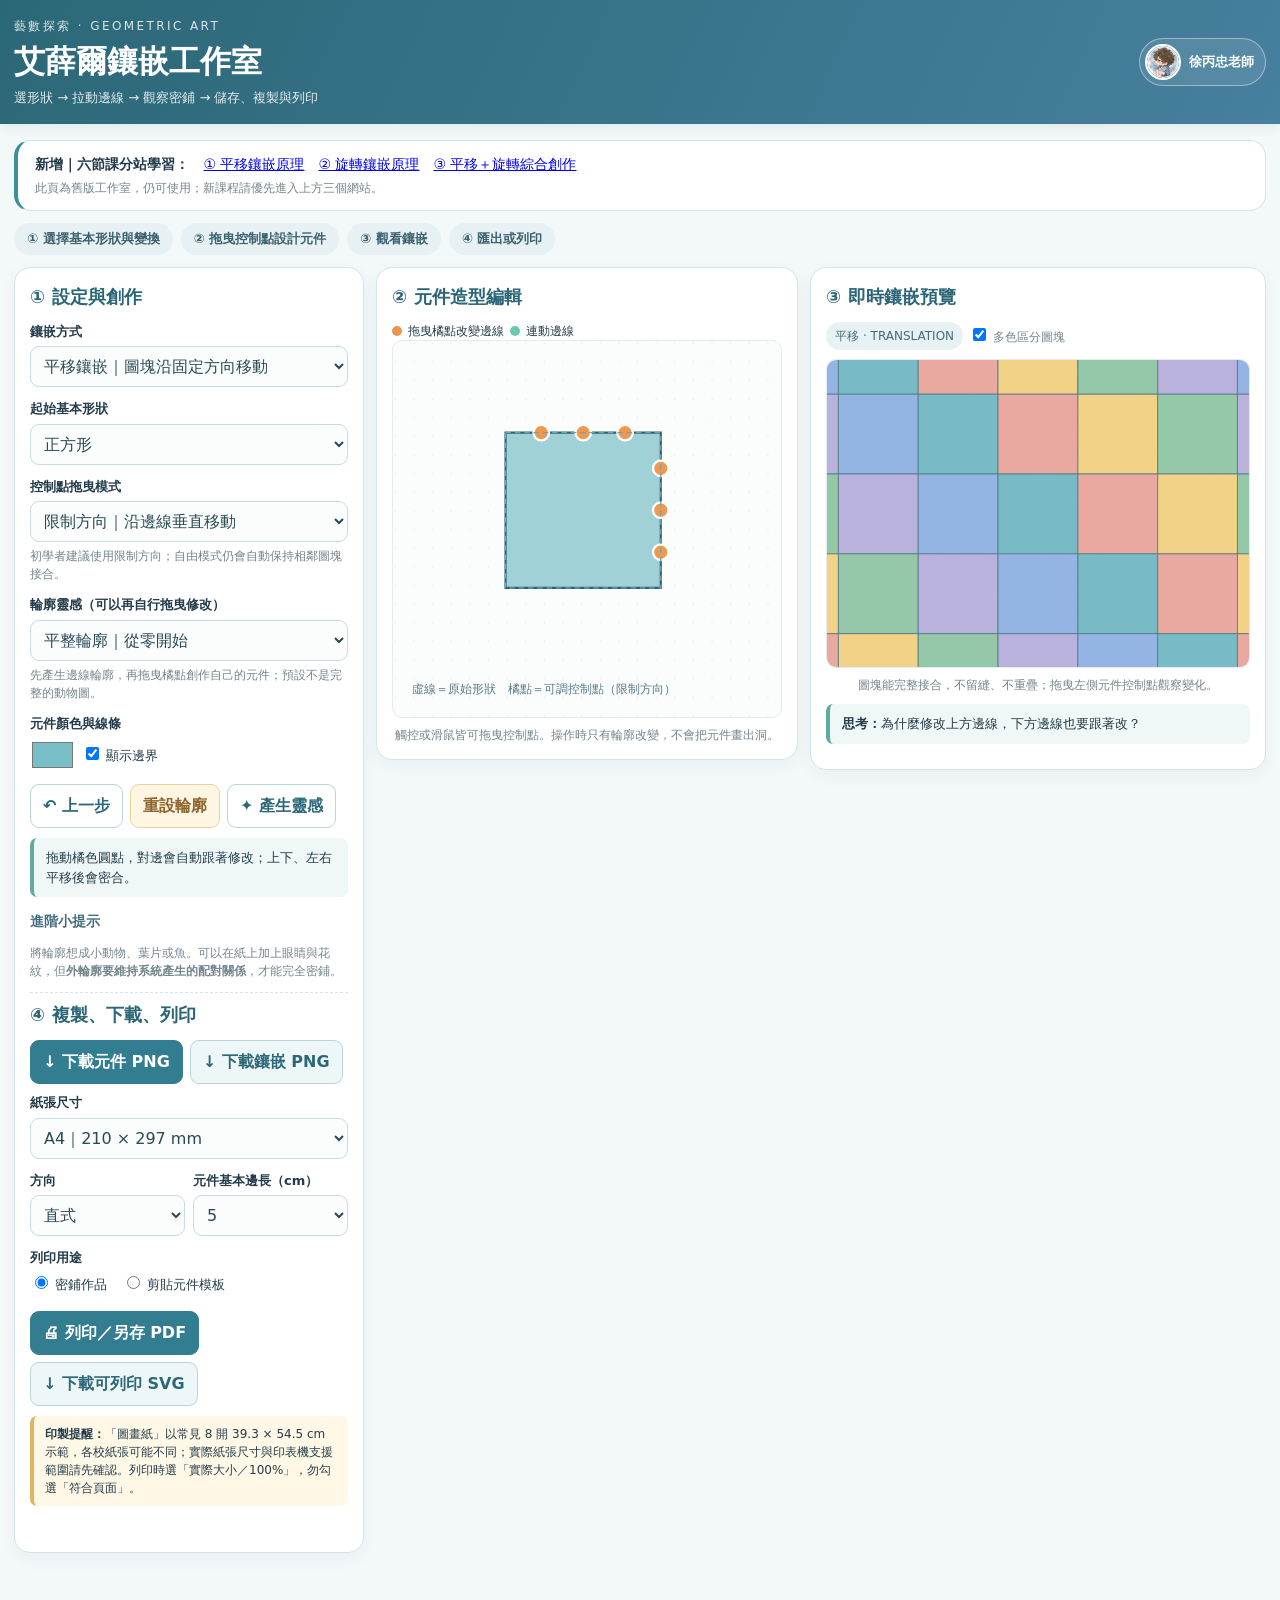
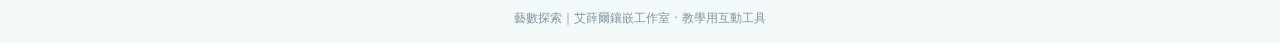
<file: tessellation.html>
<!doctype html>
<html lang="zh-Hant">
<head>
<meta charset="utf-8">
<meta name="viewport" content="width=device-width, initial-scale=1">
<title>藝數探索｜艾薛爾鑲嵌工作室</title>
<style>
:root{--navy:#294c65;--sea:#3d8f9a;--mint:#e6f5ef;--cream:#fffbf3;--line:#d4e5e9;--text:#233c4b;--pink:#d86b85;--gold:#dda457}
*{box-sizing:border-box}body{margin:0;background:#f3f8f9;color:var(--text);font-family:'Noto Sans TC','Microsoft JhengHei',system-ui,sans-serif;line-height:1.5}
header{background:linear-gradient(115deg,#2b6877,#477f9e);color:white;padding:17px max(14px,calc((100vw - 1380px)/2));box-shadow:0 2px 12px #234b5c18}
.head{display:flex;flex-wrap:wrap;align-items:center;justify-content:space-between;gap:10px}.eyebrow{font-size:12px;letter-spacing:.2em;opacity:.82}.head h1{margin:3px 0;font-size:clamp(22px,2.7vw,31px);font-weight:800}.head p{margin:0;font-size:13px;opacity:.88}.authorBadge{display:flex;align-items:center;gap:8px;border:1px solid #ffffff6b;background:#ffffff18;border-radius:999px;padding:5px 11px 5px 5px;white-space:nowrap;font-size:13px;font-weight:700}.authorAvatar{width:36px;height:36px;object-fit:cover;border-radius:50%;border:2px solid #fff;flex-shrink:0}
main{max-width:1400px;margin:16px auto;padding:0 14px 24px}.intro{background:white;border:1px solid var(--line);border-radius:16px;padding:13px 17px;margin-bottom:12px;font-size:14px}.progress{display:flex;flex-wrap:wrap;gap:8px;margin-bottom:12px}.step{background:#e7f1f3;color:#3b6270;border-radius:99px;padding:6px 13px;font-weight:700;font-size:13px}
.layout{display:grid;grid-template-columns:minmax(280px,350px) minmax(300px,1fr) minmax(300px,1.08fr);gap:12px;align-items:start}.panel{min-width:0;background:white;border:1px solid var(--line);border-radius:16px;box-shadow:0 5px 18px #2549560c;padding:15px}.panel h2{font-size:18px;color:#2b6677;margin:0 0 12px}.panel h3{font-size:14px;color:#426d7c;margin:14px 0 7px}.muted{color:#71838b;font-size:12px}.hint{background:#eff8f6;border-left:4px solid #61aaa1;padding:10px 12px;border-radius:7px;font-size:13px;margin:10px 0}.notice{background:#fff8e6;border-left:4px solid #e1b460;padding:9px 11px;border-radius:7px;font-size:12px}
.field{margin-bottom:12px}.field label{display:block;font-weight:700;font-size:13px;margin-bottom:5px}select,input[type="number"],input[type="color"]{font:inherit}select,input[type="number"]{width:100%;background:#fbfdfd;color:#294956;border:1px solid #c5dce2;border-radius:9px;padding:9px}input[type="color"]{width:45px;height:34px;border:0;background:none;padding:0}.btnrow{display:flex;gap:7px;flex-wrap:wrap}button{font:inherit;border:1px solid #b8d5dc;background:#edf7f8;color:#2c6877;border-radius:9px;padding:9px 12px;cursor:pointer;font-weight:700;min-height:39px}button:hover{filter:brightness(.96)}button:focus-visible,.handle:focus-visible{outline:3px solid #f0ac3f;outline-offset:2px}.primary{background:#327d8f;color:white;border-color:#327d8f}.ghost{background:#fff}.warn{background:#fff5e3;border-color:#ead29c;color:#8c642c}.subtle{font-size:12px;color:#74858d}.value{color:#2b7584;font-weight:800}#editSvg,#previewSvg{width:100%;display:block;border:1px solid #e2ecee;border-radius:10px;touch-action:none;background:#fbfdfd}#editSvg{max-height:560px}#previewSvg{max-height:560px}.svgnote{text-align:center;color:#74858d;font-size:12px;margin:8px 0 0}.handle{cursor:grab}.handle:active{cursor:grabbing}.designActions{display:flex;gap:6px;flex-wrap:wrap;align-items:center}.chip{border-radius:99px;padding:5px 9px;font-size:12px;background:#e8f2f4;color:#416c7a}.printCard{margin-top:12px;border-top:1px dashed #d4e5e9;padding-top:8px}.radioRow{display:flex;gap:15px;font-size:13px;flex-wrap:wrap}.radioRow label{font-weight:500}.twocol{display:grid;grid-template-columns:1fr 1fr;gap:8px}.status{margin-top:9px;min-height:22px;color:#387c69;font-size:13px;font-weight:700}.footer{text-align:center;color:#84969e;font-size:12px;padding:16px}.legend{display:flex;flex-wrap:wrap;gap:6px;align-items:center;font-size:12px}.legend span{display:flex;align-items:center;gap:6px}.dot{width:10px;height:10px;border-radius:50%;display:inline-block}
@media(max-width:1160px){.layout{grid-template-columns:minmax(265px,.9fr) minmax(300px,1.1fr)}.outputPanel{grid-column:1/-1}}@media(max-width:680px){main{padding:0 8px}.layout{grid-template-columns:1fr;gap:9px}.outputPanel{grid-column:auto}.panel{padding:12px}header{padding:14px 11px}.step{padding:5px 10px}.twocol{grid-template-columns:1fr 1fr}}
@media print{header,main,.footer{display:none}}
</style>
</head>
<body>
<header><div class="head"><div><div class="eyebrow">藝數探索 · GEOMETRIC ART</div><h1>艾薛爾鑲嵌工作室</h1><p>選形狀 → 拉動邊線 → 觀察密鋪 → 儲存、複製與列印</p></div><div class="authorBadge"><img class="authorAvatar" src="author-avatar.svg" alt="徐丙忠老師的頭像"><span>徐丙忠老師</span></div></div></header>
<main>
<div class="intro" style="border-left:4px solid #3d8f9a"><strong>新增｜六節課分站學習：</strong> <a href="escher-translation.html" style="margin-left:10px">① 平移鑲嵌原理</a>　<a href="escher-rotation.html">② 旋轉鑲嵌原理</a>　<a href="escher-creation.html">③ 平移＋旋轉綜合創作</a><div class="subtle" style="margin-top:4px">此頁為舊版工作室，仍可使用；新課程請優先進入上方三個網站。</div></div>
<div class="progress"><span class="step">① 選擇基本形狀與變換</span><span class="step">② 拖曳控制點設計元件</span><span class="step">③ 觀看鑲嵌</span><span class="step">④ 匯出或列印</span></div>
<div class="layout">
<section class="panel"><h2>① 設定與創作</h2>
<div class="field"><label for="mode">鑲嵌方式</label><select id="mode"><option value="translation">平移鑲嵌｜圖塊沿固定方向移動</option><option value="rotation">旋轉鑲嵌｜圖塊繞邊中點旋轉 180°</option></select></div>
<div class="field"><label for="shape">起始基本形狀</label><select id="shape"><option value="square">正方形</option><option value="rectangle">長方形</option><option value="parallelogram">平行四邊形</option><option value="rhombus">菱形</option></select></div>
<div class="field"><label for="dragMode">控制點拖曳模式</label><select id="dragMode"><option value="restricted">限制方向｜沿邊線垂直移動</option><option value="free">自由方向｜可斜向、沿邊移動</option></select><p class="subtle" id="dragHint" style="margin:5px 0 0">初學者建議使用限制方向；自由模式仍會自動保持相鄰圖塊接合。</p></div>
<div class="field"><label for="preset">輪廓靈感（可以再自行拖曳修改）</label><select id="preset">
<optgroup label="原有輪廓">
<option value="blank">平整輪廓｜從零開始</option><option value="fish">小魚的尾巴</option><option value="leaf">葉片波浪</option><option value="wave">水波</option><option value="zigzag">稜角</option>
</optgroup>
<optgroup label="自然風景">
<option value="cloud">☁ 雲朵曲線</option><option value="mountain">⛰ 山峰輪廓</option><option value="petal">✿ 花瓣弧線</option><option value="feather">羽毛波紋</option><option value="shell">貝殼波浪</option>
</optgroup>
<optgroup label="動物與趣味造型">
<option value="wing">翅膀曲線</option><option value="cat">貓耳雙峰</option><option value="puzzle">拼圖凹凸</option>

</optgroup>
</select><p class="subtle" style="margin:5px 0 0">先產生邊線輪廓，再拖曳橘點創作自己的元件；預設不是完整的動物圖。</p></div>
<div class="field"><label>元件顏色與線條</label><div class="btnrow" style="align-items:center"><input id="color" type="color" value="#79bfc8" aria-label="元件顏色"><label style="margin:0;font-weight:500" for="outline"><input type="checkbox" id="outline" checked> 顯示邊界</label></div></div>
<div class="btnrow"><button id="undo" class="ghost">↶ 上一步</button><button id="reset" class="warn">重設輪廓</button><button id="random" class="ghost">✦ 產生靈感</button></div>
<div class="hint" id="modeHint">拖動橘色圓點，對邊會自動跟著修改；左右、上下圖塊會彼此密合。</div>
<h3>進階小提示</h3><p class="subtle">將輪廓想成小動物、葉片或魚。可以在紙上加上眼睛與花紋，但<strong>外輪廓要維持系統產生的配對關係</strong>，才能完全密鋪。</p>
<div class="printCard"><h2>④ 複製、下載、列印</h2>
<div class="btnrow" style="margin-bottom:9px"><button class="primary" id="downloadTile">↓ 下載元件 PNG</button><button id="downloadPattern">↓ 下載鑲嵌 PNG</button></div>
<div class="field"><label for="paper">紙張尺寸</label><select id="paper"><option value="A4">A4｜210 × 297 mm</option><option value="A3">A3｜297 × 420 mm</option><option value="B5">B5（JIS）｜182 × 257 mm</option><option value="drawing">圖畫紙（8 開）｜393 × 545 mm</option></select></div>
<div class="twocol"><div class="field"><label for="orientation">方向</label><select id="orientation"><option value="portrait">直式</option><option value="landscape">橫式</option></select></div><div class="field"><label for="tileSize">元件基本邊長（cm）</label><select id="tileSize"><option value="2.5">2.5</option><option value="3.5">3.5</option><option value="5" selected>5</option><option value="6.5">6.5</option><option value="8">8</option></select></div></div>
<div class="field"><label>列印用途</label><div class="radioRow"><label><input type="radio" name="printKind" value="pattern" checked> 密鋪作品</label><label><input type="radio" name="printKind" value="template"> 剪貼元件模板</label></div></div>
<div class="btnrow"><button id="print" class="primary">🖨 列印／另存 PDF</button><button id="downloadSVG">↓ 下載可列印 SVG</button></div>
<div class="notice" style="margin-top:10px"><strong>印製提醒：</strong>「圖畫紙」以常見 8 開 39.3 × 54.5 cm 示範，各校紙張可能不同；實際紙張尺寸與印表機支援範圍請先確認。列印時選「實際大小／100%」，勿勾選「符合頁面」。</div>
<div id="status" class="status" role="status" aria-live="polite"></div></div>
</section>
<section class="panel"><h2>② 元件造型編輯</h2><div class="legend"><span><i class="dot" style="background:#eb9650"></i>拖曳橘點改變邊線</span><span><i class="dot" style="background:#6dc8ac"></i>連動邊線</span></div>
<svg id="editSvg" viewBox="0 0 500 485" aria-label="元件造型編輯區"><g id="editG"></g></svg><p class="svgnote">觸控或滑鼠皆可拖曳控制點。操作時只有輪廓改變，不會把元件畫出洞。</p></section>
<section class="panel outputPanel"><h2>③ 即時鑲嵌預覽</h2><div class="designActions" style="margin-bottom:9px"><span class="chip" id="modeChip">平移 · TRANSLATION</span><label class="subtle"><input id="multiColor" type="checkbox" checked> 多色區分圖塊</label></div>
<svg id="previewSvg" viewBox="0 0 740 540" aria-label="即時鑲嵌預覽"><g id="previewG"></g></svg><p class="svgnote">圖塊能完整接合，不留縫、不重疊；拖曳左側元件控制點觀察變化。</p>
<div class="hint"><strong>思考：</strong><span id="question">為什麼修改上方邊線，下方邊線也要跟著改？</span></div></section>
</div></main><div class="footer">藝數探索｜艾薛爾鑲嵌工作室 · 教學用互動工具</div>
<script>
'use strict';
const $=id=>document.getElementById(id);
const templates={
 square:[[1,0],[0,1]],rectangle:[[1.18,0],[0,.82]],
 parallelogram:[[1,0],[.33,.94]],rhombus:[[1,0],[.5,.8660254]]
};
const dims={A4:[210,297],A3:[297,420],B5:[182,257],drawing:[393,545]};
const colorPalette=['#78bbc6','#e9a8a0','#f2d287','#95c8a9','#b8b2dd','#94b5e3'];
const cfg={mode:'translation',shape:'square',preset:'blank',dragMode:'restricted',color:'#79bfc8',outline:true,multiColor:true,values:[],positions:[],undo:[]};
const add=(a,b)=>[a[0]+b[0],a[1]+b[1]],sub=(a,b)=>[a[0]-b[0],a[1]-b[1]],scale=(a,s)=>[a[0]*s,a[1]*s],dot=(a,b)=>a[0]*b[0]+a[1]*b[1],len=a=>Math.hypot(a[0],a[1]);
function vecs(){return templates[cfg.shape]}
function vertices(){const [u,v]=vecs();return [[0,0],u,add(u,v),v]}
function normal(a,b){const d=sub(b,a),l=len(d);return [-d[1]/l,d[0]/l]}
function baseEdges(){const p=vertices();return [[p[0],p[1]],[p[1],p[2]],[p[2],p[3]],[p[3],p[0]]]}
function defaultPositions(){return cfg.values.map(v=>v.map((_,j)=>cfg.mode==='translation'?[.23,.5,.77][j]:[.22,.39][j]))}
function resetValues(){cfg.values=Array.from({length:cfg.mode==='translation'?2:4},()=>cfg.mode==='translation'?[0,0,0]:[0,0]);cfg.positions=defaultPositions();cfg.undo=[]}
function stateCopy(){return {values:cfg.values.map(a=>a.slice()),positions:cfg.positions.map(a=>a.slice())}}
function restoreState(s){cfg.values=s.values.map(a=>a.slice());cfg.positions=s.positions.map(a=>a.slice())}
function storeUndo(){cfg.undo.push(stateCopy());if(cfg.undo.length>40)cfg.undo.shift()}
function positionBounds(i,j){const a=cfg.positions[i],gap=a.length>3?.045:.07;if(cfg.mode==='rotation')return [j===0?.06:a[j-1]+gap,j===a.length-1?.46:a[j+1]-gap];return [j===0?.06:a[j-1]+gap,j===a.length-1?.94:a[j+1]-gap]}
function nearestValidPosition(i,j,t){const [lo,hi]=positionBounds(i,j);return clamp(t,lo,hi)}
// Catmull-Rom interpolation between editable offsets gives organic, smooth edges.
function interpolated(t,knots){if(t<=0||t>=1)return 0;let i=0;while(i<knots.length-2&&t>knots[i+1][0])i++;const [x1,y1]=knots[i],[x2,y2]=knots[i+1],s=(t-x1)/(x2-x1);const p0=knots[Math.max(0,i-1)],p3=knots[Math.min(knots.length-1,i+2)];const m1=(y2-p0[1])/(x2-p0[0]),m2=(p3[1]-y1)/(p3[0]-x1),h=x2-x1;return (2*s**3-3*s*s+1)*y1+(s**3-2*s*s+s)*h*m1+(-2*s**3+3*s*s)*y2+(s**3-s*s)*h*m2}
function rawOffset(i,t){const v=cfg.values[i],p=cfg.positions[i],knots=[[0,0],...p.map((x,j)=>[x,v[j]])];if(cfg.mode==='translation')return interpolated(t,[...knots,[1,0]]);return interpolated(t,[...knots,[.5,0],...p.map((x,j)=>[1-x,-v[j]]).reverse(),[1,0]])}
function rawEdge(i){const [A,B]=baseEdges()[i],n=normal(A,B);const pts=[];for(let k=0;k<=50;k++){const t=k/50;const p=add(add(A,scale(sub(B,A),t)),scale(n,rawOffset(i,t)));pts.push(p)}return pts}
function edgePts(i){if(cfg.mode==='rotation')return rawEdge(i);if(i===0||i===1)return rawEdge(i);const p=vertices();const base=rawEdge(i===2?0:1),shift=i===2?sub(p[3],p[0]):sub(p[3],p[2]);return base.map(q=>add(q,shift)).reverse()}
function tilePts(){const r=[];for(let i=0;i<4;i++){const e=edgePts(i);r.push(...(i?e.slice(1):e))}return r}
function tilePath(points){return 'M'+points.map(p=>p[0].toFixed(3)+','+p[1].toFixed(3)).join(' L')+' Z'}
function mapped(points,O,unit,halfTurn=false){const verts=vertices(),C=scale(add(verts[0],verts[2]),.5);return points.map(p=>{const q=halfTurn?sub(scale(C,2),p):p;return add(O,scale(q,unit))})}
function attr(s){return String(s).replace(/&/g,'&amp;').replace(/"/g,'&quot;').replace(/</g,'&lt;')}
function clamp(x,a,b){return Math.min(b,Math.max(a,x))}
function templateLimit(){const [u,v]=vecs();return .22*Math.min(len(u),len(v))}
// Guard against crossed contours: nonadjacent edges must never intersect.
// The matched opposite edges and half-turn relation remain exact because both
// derive from the same control-point data.
function cross2(a,b,c){return (b[0]-a[0])*(c[1]-a[1])-(b[1]-a[1])*(c[0]-a[0])}
function segmentsCross(a,b,c,d){
 const ab1=cross2(a,b,c),ab2=cross2(a,b,d),cd1=cross2(c,d,a),cd2=cross2(c,d,b),eps=1e-8;
 if((ab1>eps&&ab2< -eps||ab1< -eps&&ab2>eps)&&(cd1>eps&&cd2< -eps||cd1< -eps&&cd2>eps))return true;
 if(Math.abs(ab1)<eps||Math.abs(ab2)<eps||Math.abs(cd1)<eps||Math.abs(cd2)<eps){
  function on(a,b,p){return Math.min(a[0],b[0])-eps<=p[0]&&p[0]<=Math.max(a[0],b[0])+eps&&Math.min(a[1],b[1])-eps<=p[1]&&p[1]<=Math.max(a[1],b[1])+eps}
  return Math.abs(ab1)<eps&&on(a,b,c)||Math.abs(ab2)<eps&&on(a,b,d)||Math.abs(cd1)<eps&&on(c,d,a)||Math.abs(cd2)<eps&&on(c,d,b);
 }
 return false;
}
function validTile(){
 const pts=tilePts(),p=pts.slice();
 if(len(sub(p[0],p[p.length-1]))<1e-7)p.pop();
 const n=p.length;
 for(let i=0;i<n;i++){
  const a=p[i],b=p[(i+1)%n];
  for(let j=i+2;j<n;j++){
   if(i===0&&j===n-1)continue;
   const x=p[j],y=p[(j+1)%n];
   if(Math.max(a[0],b[0])<Math.min(x[0],y[0])-1e-8||Math.max(x[0],y[0])<Math.min(a[0],b[0])-1e-8||Math.max(a[1],b[1])<Math.min(x[1],y[1])-1e-8||Math.max(x[1],y[1])<Math.min(a[1],b[1])-1e-8)continue;
   if(segmentsCross(a,b,x,y))return false;
  }
 }
 return true;
}
function drawEditor(){const unit=200,p=tilePts(),vv=vertices(),base=[145,118],g=$('editG');let html='<defs><pattern id="dots" width="24" height="24" patternUnits="userSpaceOnUse"><circle cx="3" cy="3" r="1" fill="#e4edf0"/></pattern></defs><rect width="500" height="485" fill="url(#dots)"/>';
 html+='<path d="'+tilePath(mapped(p,base,unit))+'" fill="'+cfg.color+'" fill-opacity=".7" stroke="#296477" stroke-width="2.8"/>';
 html+=lizardDetails(base,unit);
 const all=baseEdges();const num=cfg.mode==='translation'?2:4;
 for(let i=0;i<num;i++)for(let j=0;j<cfg.values[i].length;j++){
   const t=cfg.positions[i][j];
   const [A,B]=all[i],n=normal(A,B),start=add(A,scale(sub(B,A),t)),pos=add(start,scale(n,cfg.values[i][j]));
   const aa=add(base,scale(start,unit)),bb=add(base,scale(pos,unit));
   html+='<line x1="'+aa[0]+'" y1="'+aa[1]+'" x2="'+bb[0]+'" y2="'+bb[1]+'" stroke="#c7934a" stroke-dasharray="3 4" stroke-width="2"/>';
   html+='<circle class="handle" role="button" tabindex="0" aria-label="拖曳第'+(i+1)+'邊第'+(j+1)+'個控制點" data-i="'+i+'" data-j="'+j+'" cx="'+bb[0]+'" cy="'+bb[1]+'" r="10" fill="#ec9a51" stroke="white" stroke-width="3"/>';
 }
 // show base polygon in dotted line to compare original geometry
 html+='<path d="'+tilePath(mapped(vv,base,unit))+'" fill="none" stroke="#7c9fac" stroke-dasharray="7 5" stroke-width="1.7"/>';
 html+='<text x="25" y="454" font-size="15" fill="#587988">虛線＝原始形狀　橘點＝可調控制點（'+(cfg.dragMode==='free'?'自由方向':'限制方向')+'）</text>';
 g.innerHTML=html;
}
// Stylized lizard markings stay inside the tile; they do not change any edges.
function lizardDetails(O,unit,halfTurn=false){
 if(cfg.preset!=='lizard')return '';
 const [u,v]=vecs();
 function P(a,b){let p=add(scale(u,a),scale(v,b));if(halfTurn)p=sub(add(u,v),p);return add(O,scale(p,unit))}
 function line(points,thick=1){const d=points.map(([a,b],i)=>{const q=P(a,b);return(i?'L':'M')+q[0].toFixed(2)+' '+q[1].toFixed(2)}).join(' ');
  return '<path d="'+d+'" fill="none" stroke="#285168" stroke-linecap="round" stroke-linejoin="round" stroke-width="'+(unit*.011*thick).toFixed(2)+'" opacity=".82"/>';}
 const eye=P(.73,.27);let res='<g class="lizard-markings">';
 res+=line([[.14,.80],[.23,.70],[.30,.62],[.42,.54],[.53,.44],[.64,.35],[.77,.24]],1.45);
 res+=line([[.36,.60],[.29,.48],[.19,.44],[.16,.38]],.88);
 res+=line([[.17,.44],[.11,.43]],.78);
 res+=line([[.51,.46],[.38,.33],[.28,.32],[.25,.26]],.88);
 res+=line([[.28,.32],[.22,.34]],.75);
 res+=line([[.44,.55],[.35,.68],[.29,.78],[.22,.81]],.95);
 res+=line([[.29,.78],[.26,.86]],.78);
 res+=line([[.63,.36],[.73,.48],[.80,.57],[.86,.57]],.95);
 res+=line([[.80,.57],[.83,.64]],.78);
 res+=line([[.70,.29],[.83,.24],[.85,.20]],.68);
 res+='<circle cx="'+eye[0].toFixed(2)+'" cy="'+eye[1].toFixed(2)+'" r="'+(unit*.016).toFixed(2)+'" fill="#1e3a4a"/>';
 for(const ab of [[.41,.52],[.48,.46],[.56,.40]]){const q=P(...ab);res+='<circle cx="'+q[0].toFixed(2)+'" cy="'+q[1].toFixed(2)+'" r="'+(unit*.008).toFixed(2)+'" fill="#326f82"/>'}
 return res+'</g>';
}
function fillFor(i,j){return cfg.multiColor?colorPalette[((i-j)%colorPalette.length+colorPalette.length)%colorPalette.length]:cfg.color}
// Core invariant: translation uses opposite edges copied by lattice vectors;
// rotation uses half-turn-symmetric edges and alternates tile orientation on checkerboard cells.
function renderPatternSvg(W,H,unit,opts={}){
 const [u,v]=vecs(),pu=scale(u,unit),pv=scale(v,unit),p=tilePts();
 const inv=1/(pu[0]*pv[1]-pu[1]*pv[0]);
 const toLattice=([x,y])=>[(x*pv[1]-y*pv[0])*inv,(-x*pu[1]+y*pu[0])*inv];
 const corners=[[0,0],[W,0],[0,H],[W,H]].map(toLattice);
 const imin=Math.floor(Math.min(...corners.map(a=>a[0])))-3,imax=Math.ceil(Math.max(...corners.map(a=>a[0])))+3;
 const jmin=Math.floor(Math.min(...corners.map(a=>a[1])))-3,jmax=Math.ceil(Math.max(...corners.map(a=>a[1])))+3;
 const border=opts.border!==false;
 let paths=[];
 for(let i=imin;i<=imax;i++)for(let j=jmin;j<=jmax;j++){
  let origin=add(scale(pu,i),scale(pv,j));const odd=cfg.mode==='rotation'&&Math.abs(i+j)%2===1;
  let pts=mapped(p,origin,unit,odd);
  if(!pts.some(pt=>pt[0]>-1.8*unit&&pt[0]<W+1.8*unit&&pt[1]>-1.8*unit&&pt[1]<H+1.8*unit))continue;
  paths.push('<path d="'+tilePath(pts)+'" fill="'+(opts.color||fillFor(i,j))+'" stroke="'+(border?'#496e79':'none')+'" stroke-width="'+(opts.strokeWidth||0.7)+'"/>'+lizardDetails(origin,unit,odd));
 }
 return '<svg xmlns="http://www.w3.org/2000/svg" width="'+W+'" height="'+H+'" viewBox="0 0 '+W+' '+H+'"><rect width="100%" height="100%" fill="'+(opts.background||'#fffdf7')+'"/>'+paths.join('')+'</svg>';
}
function drawPreview(){const [u,v]=vecs(),unit=140,W=740,H=540,origin=[W/2-(u[0]+v[0])*unit/2,H/2-(u[1]+v[1])*unit/2];const pu=scale(u,unit),pv=scale(v,unit),pts=tilePts();let s='<rect width="740" height="540" fill="#fffcf6"/>';
 for(let i=-5;i<=5;i++)for(let j=-5;j<=5;j++){
 const P=add(origin,add(scale(pu,i),scale(pv,j)));
 if(P[0]<-500||P[0]>1000||P[1]<-500||P[1]>1000)continue;
 const poly=mapped(pts,P,unit,cfg.mode==='rotation'&&(Math.abs(i+j)%2===1));
 s+='<path d="'+tilePath(poly)+'" fill="'+fillFor(i,j)+'" stroke="'+(cfg.outline?'#527784':'none')+'" stroke-width="1.5"/>'+lizardDetails(P,unit,cfg.mode==='rotation'&&(Math.abs(i+j)%2===1));
 }
 $('previewG').innerHTML=s;
 $('modeChip').textContent=cfg.mode==='translation'?'平移 · TRANSLATION':'180° 旋轉 · HALF-TURN';
 $('question').textContent=cfg.mode==='translation'?'為什麼修改上方邊線，下方邊線也要跟著改？':'為什麼一塊旋轉 180° 後，交界處還能完全接合？';
 $('modeHint').textContent=cfg.mode==='translation'?'拖動橘色圓點，對邊會自動跟著修改；上下、左右平移後會密合。':'拖動橘色圓點，該邊的另一半會自動做 180° 對應；相鄰元件半周旋轉後可以密合。';
}
function render(){drawEditor();drawPreview()}
// Class-friendly motif presets. Opposite edges and rotation partners are still
// generated by edgePts(), so the corresponding boundaries always match.
const contourPresets={"cloud":{"translation":[[0.45,0.9,0.45],[0.25,0.75,0.35]],"rotation":[[0.43,0.82],[0.22,0.69],[0.43,0.82],[0.22,0.69]]},"mountain":{"translation":[[-0.12,0.94,-0.08],[0.18,-0.58,0.14]],"rotation":[[0.05,0.96],[-0.28,0.7],[0.05,0.96],[-0.28,0.7]]},"petal":{"translation":[[0.22,0.85,0.22],[0.42,0.72,0.42]],"rotation":[[0.27,0.84],[0.34,0.73],[0.27,0.84],[0.34,0.73]]},"feather":{"translation":[[0.75,-0.57,0.73],[0.46,-0.52,0.48]],"rotation":[[0.88,-0.59],[0.62,-0.45],[0.88,-0.59],[0.62,-0.45]]},"shell":{"translation":[[-0.1,0.35,0.88],[0.84,0.34,-0.08]],"rotation":[[-0.17,0.8],[0.7,-0.31],[-0.17,0.8],[0.7,-0.31]]},"wing":{"translation":[[0.74,0.92,-0.28],[0.68,0.22,-0.42]],"rotation":[[0.74,-0.34],[0.64,0.3],[0.74,-0.34],[0.64,0.3]]},"cat":{"translation":[[0.85,-0.25,0.85],[0.13,0.78,0.11]],"rotation":[[0.9,-0.42],[0.23,0.8],[0.9,-0.42],[0.23,0.8]]},"puzzle":{"translation":[[-0.3,0.98,-0.3],[0.25,-0.85,0.25]],"rotation":[[-0.26,0.91],[0.34,-0.8],[-0.26,0.91],[0.34,-0.8]]}};
function presetValues(name){
 resetValues();cfg.preset=name;const l=templateLimit();
 if(name==='lizard'){
  if(cfg.mode==='translation'){
   cfg.positions=[[.11,.27,.45,.66,.84],[.12,.28,.46,.67,.86]];
   cfg.values=[[-.43,.85,-.45,.78,-.32],[.39,-.76,.64,-.75,.36]].map(row=>row.map(x=>x*l));
  }else{
   cfg.positions=Array.from({length:4},()=>[.10,.22,.35,.44]);
   cfg.values=[[-.37,.95,-.79,.65],[.42,-.82,.92,-.63],[.45,.85,-.89,.52],[-.50,.76,-.84,.48]].map(row=>row.map(x=>x*l));
  }
  for(let k=0;k<9&&!validTile();k++)cfg.values=cfg.values.map(row=>row.map(x=>x*.72));
  if(!validTile())cfg.values=cfg.values.map(row=>row.map(()=>0));
  return;
 }
 // Keep original presets unchanged where geometrically valid.
 const legacy={blank:[0,0,0],fish:[.1,.72,-.18],leaf:[.28,.66,.2],wave:[.44,-.48,.52],zigzag:[.64,-.62,.68]};
 if(Object.prototype.hasOwnProperty.call(legacy,name)){
  const t=legacy[name];
  cfg.values=cfg.values.map((v,i)=>v.map((_,j)=>clamp(l*t[(j+i)%t.length]*(i%2?-1:1),-l,l)));
 }else if(contourPresets[name]){
  const curves=contourPresets[name][cfg.mode];
  cfg.values=cfg.values.map((v,i)=>v.map((_,j)=>Math.round(clamp(l*curves[i][j],-l,l)*1000)/1000));
 }else return;
 // Reduce displacement only when a shape/mode combination would cross itself.
 for(let k=0;k<9&&!validTile();k++)cfg.values=cfg.values.map(row=>row.map(v=>v*.75));
 if(!validTile())cfg.values=cfg.values.map(row=>row.map(()=>0));
}
function setStatus(message){$('status').textContent=message}
$('mode').addEventListener('change',e=>{cfg.mode=e.target.value;presetValues($('preset').value);render()});
$('shape').addEventListener('change',e=>{cfg.shape=e.target.value;presetValues($('preset').value);render()});
$('preset').addEventListener('change',e=>{cfg.preset=e.target.value;presetValues(cfg.preset);render()});
$('color').addEventListener('input',e=>{cfg.color=e.target.value;render()});
$('outline').addEventListener('change',e=>{cfg.outline=e.target.checked;render()});
$('multiColor').addEventListener('change',e=>{cfg.multiColor=e.target.checked;drawPreview()});
$('dragMode').addEventListener('change',e=>{
 cfg.dragMode=e.target.value;
 $('dragHint').textContent=cfg.dragMode==='free'?'可向各方向拖曳橘點；輪廓交叉或太靠近邊角時會自動限制，配對邊始終連動。':'僅沿著各邊的垂直方向拖動；適合初學者。';
 setStatus(cfg.dragMode==='free'?'已開啟自由方向拖曳，試著沿斜方向移動橘點。':'已切換為限制方向拖曳。');drawEditor();
});
$('undo').addEventListener('click',()=>{if(cfg.undo.length){restoreState(cfg.undo.pop());render()}});
$('reset').addEventListener('click',()=>{storeUndo();cfg.values=cfg.values.map(a=>a.map(()=>0));cfg.positions=defaultPositions();cfg.preset='blank';$('preset').value='blank';render()});
$('random').addEventListener('click',()=>{storeUndo();const l=templateLimit();cfg.values=cfg.values.map(a=>a.map(()=>((Math.random()-.5)*1.3*l)));render()});
let dragging=null;
function svgPos(evt){const svg=$('editSvg'),pt=svg.createSVGPoint();pt.x=evt.clientX;pt.y=evt.clientY;const q=pt.matrixTransform(svg.getScreenCTM().inverse());return [(q.x-145)/200,(q.y-118)/200]}
$('editSvg').addEventListener('pointerdown',e=>{const h=e.target.closest('.handle');if(!h)return;dragging=[+h.dataset.i,+h.dataset.j];storeUndo();$('editSvg').setPointerCapture(e.pointerId);e.preventDefault()});
$('editSvg').addEventListener('pointermove',e=>{
 if(!dragging)return;
 const [i,j]=dragging,pt=svgPos(e),[A,B]=baseEdges()[i],axis=sub(B,A),n=normal(A,B);
 const previousT=cfg.positions[i][j],previousD=cfg.values[i][j];
 const projected=dot(sub(pt,A),axis)/dot(axis,axis);
 const t=cfg.dragMode==='free'?nearestValidPosition(i,j,projected):previousT;
 const on=add(A,scale(axis,t)),d=Math.round(clamp(dot(sub(pt,on),n),-templateLimit(),templateLimit())*1000)/1000;
 cfg.positions[i][j]=Math.round(t*1000)/1000;cfg.values[i][j]=d;
 if(!validTile()){cfg.positions[i][j]=previousT;cfg.values[i][j]=previousD;setStatus('為避免輪廓交叉，控制點不能再往該方向移動。');return}
 render();
});
$('editSvg').addEventListener('pointerup',()=>dragging=null);
$('editSvg').addEventListener('pointercancel',()=>dragging=null);
$('editSvg').addEventListener('keydown',e=>{
 const h=e.target.closest('.handle');if(!h||!['ArrowUp','ArrowDown','ArrowLeft','ArrowRight'].includes(e.key))return;
 e.preventDefault();
 const i=+h.dataset.i,j=+h.dataset.j,old=stateCopy();
 const horizontal=['ArrowLeft','ArrowRight'].includes(e.key),sign=['ArrowUp','ArrowLeft'].includes(e.key)?-1:1;
 if(horizontal&&cfg.dragMode==='free')cfg.positions[i][j]=nearestValidPosition(i,j,cfg.positions[i][j]+sign*.015);
 else cfg.values[i][j]=clamp(cfg.values[i][j]+sign*.02,-templateLimit(),templateLimit());
 if(!validTile()){restoreState(old);setStatus('為避免輪廓交叉，無法繼續移動。');return}
 cfg.undo.push(old);if(cfg.undo.length>40)cfg.undo.shift();render();
 const next=$('editSvg').querySelector('.handle[data-i="'+i+'"][data-j="'+j+'"]');if(next)next.focus()
});
function downloadBlob(data,filename,type){const blob=data instanceof Blob?data:new Blob([data],{type});const url=URL.createObjectURL(blob),a=document.createElement('a');a.href=url;a.download=filename;document.body.appendChild(a);a.click();a.remove();setTimeout(()=>URL.revokeObjectURL(url),15000)}
async function svgToPng(svg,w,h,filename){const blob=new Blob([svg],{type:'image/svg+xml;charset=utf-8'}),url=URL.createObjectURL(blob);try{const img=new Image();await new Promise((ok,fail)=>{img.onload=ok;img.onerror=fail;img.src=url});const canvas=document.createElement('canvas');canvas.width=w;canvas.height=h;const ctx=canvas.getContext('2d');ctx.drawImage(img,0,0,w,h);const png=await new Promise(ok=>canvas.toBlob(ok,'image/png'));if(!png)throw new Error('無法轉換 PNG');downloadBlob(png,filename,'image/png')}finally{URL.revokeObjectURL(url)}}
$('downloadTile').addEventListener('click',async()=>{try{const pts=tilePts(),xs=pts.map(p=>p[0]),ys=pts.map(p=>p[1]);const x0=Math.min(...xs)-.12,x1=Math.max(...xs)+.12,y0=Math.min(...ys)-.12,y1=Math.max(...ys)+.12;const sc=640/Math.max(x1-x0,y1-y0),W=Math.round((x1-x0)*sc),H=Math.round((y1-y0)*sc);const poly=pts.map(p=>scale(sub(p,[x0,y0]),sc));const svg='<svg xmlns="http://www.w3.org/2000/svg" width="'+W+'" height="'+H+'" viewBox="0 0 '+W+' '+H+'"><path d="'+tilePath(poly)+'" fill="'+cfg.color+'" stroke="#2b5b67" stroke-width="3"/>'+lizardDetails([-x0*sc,-y0*sc],sc)+'</svg>';await svgToPng(svg,W,H,'我的鑲嵌元件.png');setStatus('已下載透明背景的元件 PNG')}catch(e){setStatus('下載失敗：'+e.message)}});
$('downloadPattern').addEventListener('click',async()=>{try{let svg=renderPatternSvg(1200,850,190,{strokeWidth:1.6});await svgToPng(svg,1200,850,'我的鑲嵌圖.png');setStatus('已下載完整鑲嵌圖 PNG')}catch(e){setStatus('下載失敗：'+e.message)}});
function paperSize(){let [w,h]=dims[$('paper').value];return $('orientation').value==='landscape'?[h,w]:[w,h]}
function selection(){return document.querySelector('input[name="printKind"]:checked').value}
function getPrintSvg(){const [W,H]=paperSize(),tileMm=Number($('tileSize').value)*10,kind=selection();let content='';if(kind==='pattern'){
 const svg=renderPatternSvg(W,H,tileMm,{strokeWidth:.33,background:'#fff'});
 return svg.replace('<svg xmlns=', '<svg data-print="pattern" xmlns=').replace('width="'+W+'" height="'+H+'"', 'width="'+W+'mm" height="'+H+'mm"');
 }
 // Cutting template: disconnected copies with ample whitespace around each outline.
 const pts=tilePts(),xs=pts.map(p=>p[0]),ys=pts.map(p=>p[1]),x0=Math.min(...xs),x1=Math.max(...xs),y0=Math.min(...ys),y1=Math.max(...ys);
 const bw=(x1-x0)*tileMm,bh=(y1-y0)*tileMm,sep=8,margin=12,nx=Math.floor((W-margin*2+sep)/(bw+sep)),ny=Math.floor((H-margin*2+sep)/(bh+sep));
 if(nx<1||ny<1)throw new Error('元件尺寸太大，無法在此紙張上排入完整模板；請縮小元件基本邊長。');
 for(let i=0;i<nx;i++)for(let j=0;j<ny;j++){
  const base=[margin+i*(bw+sep)-x0*tileMm,margin+j*(bh+sep)-y0*tileMm];
  content+='<path d="'+tilePath(mapped(pts,base,tileMm))+'" fill="#fff" stroke="#325e70" stroke-width=".5"/>'+lizardDetails(base,tileMm);
 }
 return '<svg xmlns="http://www.w3.org/2000/svg" width="'+W+'mm" height="'+H+'mm" viewBox="0 0 '+W+' '+H+'"><rect width="'+W+'" height="'+H+'" fill="#fff"/>'+content+'</svg>';
}
$('downloadSVG').addEventListener('click',()=>{try{let svg=getPrintSvg();downloadBlob(svg,'鑲嵌列印稿_'+$('paper').value+'_'+selection()+'.svg','image/svg+xml');setStatus('已下載指定紙張尺寸 SVG；可用瀏覽器開啟列印。')}catch(e){setStatus(e.message)}});
$('print').addEventListener('click',()=>{try{const svg=getPrintSvg(),[W,H]=paperSize(),win=window.open('','_blank');if(!win){setStatus('瀏覽器封鎖了列印視窗；請使用「下載可列印 SVG」後再列印。');return}win.document.open();win.document.write('<!doctype html><html><head><meta charset="utf-8"><title>鑲嵌列印稿</title><style>@page{size:'+W+'mm '+H+'mm;margin:0}html,body{padding:0;margin:0;width:'+W+'mm;height:'+H+'mm}svg{display:block;width:'+W+'mm;height:'+H+'mm;max-width:none;max-height:none}@media screen{body{background:#eee}}</style></head><body>'+svg+'<script>window.onload=function(){setTimeout(function(){window.print()},450)}<\/script></body></html>');win.document.close();setStatus('列印頁已開啟。請確認紙張選項、實際大小及印表機支援尺寸。')}catch(e){setStatus('無法列印：'+e.message)}});
resetValues();render();
</script>
</body>
</html>
</file>
<file: escher-workshop.css>
:root{font-family:"Noto Sans TC","Microsoft JhengHei",system-ui,sans-serif;color:#183c52;background:#eef6fa;font-synthesis:none}*{box-sizing:border-box}body{margin:0;min-height:100vh;background:radial-gradient(circle at 0 0,#dbeffc,transparent 32rem),linear-gradient(160deg,#f5fbff,#eaf4f8 64%,#f5f7f5)}a{color:#155e84}button,select,input{font:inherit}button{cursor:pointer}button:disabled{opacity:.45;cursor:not-allowed}.wrap{max-width:1500px;margin:auto;padding:18px 22px 44px}.hero{display:flex;justify-content:space-between;gap:20px;align-items:center;margin:4px 0 16px;background:linear-gradient(115deg,#e3f4fc,#fff 75%);padding:22px 28px;border:1px solid #d1e5ee;border-radius:24px;box-shadow:0 9px 30px #276a8c14}.eyebrow{font-size:12px;font-weight:800;letter-spacing:.12em;color:#3f7b9d}.hero h1{margin:6px 0;font-size:clamp(24px,3vw,36px);color:#164769}.hero p{margin:6px 0 0;color:#577587;line-height:1.75;font-size:14px}.heroAvatar{width:70px;height:70px;border-radius:50%;background:white;border:4px solid white;box-shadow:0 4px 14px #2d728e2a}.links{display:flex;gap:8px;flex-wrap:wrap;margin-bottom:14px}.links a{padding:9px 14px;border-radius:999px;background:#fff;border:1px solid #cadde7;text-decoration:none;font-weight:800;font-size:13px;color:#476679}.links a.current{background:#236f96;color:white;border-color:#236f96}.introGrid{display:grid;grid-template-columns:1fr 1fr;gap:14px;margin:14px 0}.intro{background:white;border:1px solid #d8e8ef;border-radius:18px;padding:15px 18px;line-height:1.75;font-size:14px}.intro b{color:#17658b}.mainGrid{display:grid;grid-template-columns:minmax(315px,.85fr) minmax(420px,1.3fr);gap:14px;align-items:start}.panel{background:white;border:1px solid #d7e6ee;border-radius:21px;padding:18px;box-shadow:0 8px 24px #1f6b8a12}.panel h2{font-size:18px;margin:0 0 13px;color:#184f70}.panel h3{font-size:15px;margin:19px 0 10px;color:#28546d}.field{margin:12px 0}.field label{display:block;margin:0 0 7px;font-size:13px;font-weight:800;color:#3d6478}select,input[type=text],input[type=number]{width:100%;padding:9px 10px;border:1px solid #b9d3e1;background:#f8fcff;border-radius:10px;color:#254b65}input[type=color]{width:46px;height:38px;padding:3px;background:#fff;border:1px solid #bfd6e3;border-radius:9px}.twoFields{display:grid;grid-template-columns:1fr 1fr;gap:10px}.buttongroup{display:flex;gap:7px;flex-wrap:wrap;margin:11px 0}button{background:#f2f8fc;color:#236082;border:1px solid #b9d6e5;border-radius:10px;padding:9px 12px;font-weight:800;font-size:13px;line-height:1.3}button.primary{background:#21749c;color:white;border-color:#21749c}button.positive{background:#e7f7ee;border-color:#a4d5b5;color:#216843}button.selected{background:#175c84;color:white;border-color:#175c84}button.warn{background:#fff2e7;border-color:#ebc8ab;color:#885222}.tag{font-size:12px;padding:5px 9px;color:#41708b;background:#e9f5fb;border:1px solid #c8e2ed;border-radius:999px;font-weight:800}.stepbar{display:flex;gap:5px;margin:12px 0;flex-wrap:wrap}.stepbar button{flex:1;min-width:105px}.note{padding:12px 13px;background:#edf8fd;border:1px solid #c8e4f0;border-radius:12px;font-size:13px;line-height:1.8;color:#426d82}.tip{padding:10px 12px;background:#fff9e8;border:1px solid #f0dfaa;border-radius:12px;font-size:13px;line-height:1.7;color:#735f3c}.canvasArea{border:1px solid #d2e6ee;border-radius:15px;background:#f8fcff;overflow:hidden;position:relative}.canvasArea svg{display:block;width:100%;height:auto;touch-action:none}.canvasArea .handle{cursor:grab;stroke:#fff;stroke-width:2.3;fill:#f3914f;filter:drop-shadow(0 2px 3px #75532960)}.canvasArea .handle:focus{stroke:#206c9a;outline:none}.legend{display:flex;justify-content:space-between;gap:7px;flex-wrap:wrap;align-items:center;margin:8px 0 10px;font-size:12px;color:#638192}.swatch{display:inline-block;width:11px;height:11px;border-radius:50%;background:#f3914f;margin-right:4px}.preview{margin-top:14px}.preview svg{max-height:520px}.footer{padding:26px;text-align:center;color:#658498;font-size:12px}.status{min-height:23px;font-size:12px;color:#347b99;padding-top:4px}.nameGrid{display:grid;grid-template-columns:repeat(3,1fr);gap:8px}.printPanel{margin-top:14px}.miniTitle{font-size:12px;text-transform:uppercase;color:#5983a0;letter-spacing:.1em;font-weight:800}.fine{font-size:12px;color:#688294;line-height:1.65;margin:5px 0}.toggleLine{display:flex;gap:14px;flex-wrap:wrap;align-items:center;color:#55788c;font-size:12px;font-weight:700}.toggleLine label{display:flex;align-items:center;gap:5px}.scene{background:#fbfeff}@media(max-width:1000px){.mainGrid{grid-template-columns:1fr}.introGrid{grid-template-columns:1fr}.wrap{padding:12px}.hero{padding:16px}.nameGrid{grid-template-columns:1fr 1fr}}@media(max-width:500px){.heroAvatar{display:none}.stepbar button{min-width:43%}.nameGrid{grid-template-columns:1fr}.links a{font-size:12px;padding:8px 10px}}@media print{.wrap,.footer{display:none!important}#printOnly{display:block!important}}#printOnly{display:none}
/* Translation classroom editor: choose a paired edge, then sculpt or draw it. */
.edgePicker{display:grid;grid-template-columns:repeat(4,minmax(0,1fr));gap:6px}
.edgePicker button{padding:10px 4px;white-space:nowrap;font-size:13px}
.toolPicker{display:flex;gap:8px;flex-wrap:wrap}
.toolPicker button{flex:1;min-width:120px}
.edgePicker button.selected,.toolPicker button.selected{background:#206e99;border-color:#206e99;color:white}
#editorScene.penActive{cursor:crosshair;touch-action:none}
#editorScene.penActive svg{cursor:crosshair}
#editorScene .selected-edge{filter:drop-shadow(0 0 3px #e28c3f80)}
#selectedEdge{max-width:420px}
@media(max-width:520px){.edgePicker{grid-template-columns:repeat(2,minmax(0,1fr))}}

/* Static, noninteractive translation-tessellation reference gallery */
.inspirationHub{border:1px solid #c5e0ed;border-radius:16px;background:linear-gradient(150deg,#f1faff,#fff);margin:18px 0 12px;overflow:hidden}
.inspirationHub>summary{cursor:pointer;padding:14px;font-size:15px;font-weight:850;color:#1e6387;list-style-position:inside}
.inspirationHub>summary:focus-visible{outline:3px solid #e5a24e;outline-offset:-3px}
.inspireSubtitle{font-size:11px;color:#6a8b9d;font-weight:600;margin-left:7px}
.inspireContent{padding:0 13px 15px}
.inspireGrid{display:grid;grid-template-columns:repeat(3,minmax(0,1fr));gap:8px;margin:12px 0}
.inspireCard{padding:7px;background:#fff;border:1px solid #cbdfeb;display:flex;flex-direction:column;align-items:center;gap:4px;min-width:0;text-align:center;cursor:default}
.inspireCard strong{font-size:13px}
.inspireCard small{font-size:10px;color:#648698;line-height:1.5}
.inspireThumb{display:block;width:100%;height:96px;background:#f9fcfe;border-radius:8px;overflow:hidden}
.inspireThumb svg{display:block;width:100%;height:100%}
@media(max-width:520px){.inspireGrid{grid-template-columns:repeat(2,minmax(0,1fr))}}

/* Quiet view-count badge; unlike the old textual footer, this is only one subtle counter. */
.lessonRight{min-width:0;display:flex;flex-direction:column;align-items:stretch}
.viewCounter{display:flex;justify-content:center;align-items:center;min-height:90px;margin:12px 0 0;padding:22px 8px 36px;opacity:.70;filter:saturate(.65)}
.viewCounter img{height:20px;width:auto;max-width:100%;display:block}
@media print{.viewCounter{display:none!important}}

/* Illustrated avatar frame: teacher name on the LEFT, ornamented avatar on the RIGHT.
   Keep this composition free of a separate card / rectangle backdrop. */
.teacherProfile{display:flex;flex-direction:row;align-items:center;justify-content:flex-end;gap:11px;flex:0 0 auto;width:auto;margin:0 1px 0 0;position:relative;text-align:right;background:none;border:0;box-shadow:none}
.teacherProfileName{display:block;color:#1a567a;font-size:15px;font-weight:850;letter-spacing:.04em;white-space:nowrap;text-shadow:0 1px 1px white}
.teacherPortrait{position:relative;display:block;width:108px;height:103px;flex:0 0 108px;isolation:isolate;overflow:visible}
.teacherPortraitArt{position:absolute;inset:0;display:block;width:100%;height:100%;z-index:2;pointer-events:none;overflow:visible;filter:drop-shadow(0 2px 2px #5986a436)}
.teacherPortraitRing{position:absolute;left:16.3%;top:12.3%;width:68.2%;height:74%;padding:4px;border-radius:50%;background:conic-gradient(from -24deg,#bee7f2 0%,#fff1c7 25%,#a8d6cc 52%,#c7c9ee 74%,#bee7f2 100%);box-shadow:0 4px 13px #345c8132,0 0 0 2px #fff;z-index:1}
.teacherPortraitRing img{display:block;width:100%;height:100%;border-radius:50%;border:3px solid #fff;background:white;object-fit:cover}
@media(max-width:650px){.hero{flex-wrap:wrap;gap:6px}.teacherProfile{gap:7px;margin-left:auto}.teacherPortrait{width:93px;height:90px;flex-basis:93px}.teacherProfileName{font-size:14px}}


/* 平移鑲嵌站：全面密鋪可切換同位／交錯排列，手機畫面亦適用。 */
.tessLayoutChoice{display:grid;grid-template-columns:repeat(2,minmax(0,1fr));gap:8px;margin:10px 0 6px}
.tessLayoutChoice button{min-width:0;padding:10px 7px;font-size:13px;white-space:normal}
.tessLayoutHint{font-size:12px;line-height:1.6;color:#52788d;margin:0 0 10px}
.tessLayoutChoice[hidden],.tessLayoutHint[hidden]{display:none!important}

.tessLayoutChoice button:disabled{opacity:.45;cursor:not-allowed;background:#edf1f4;color:#738897;border-color:#d0dbe0}
</file>
<file: escher-student.css>
/* Student version: keep the familiar editor, remove lecture and decorative UI. */
:root{color:#1e4258}
body[data-student=true]{background:linear-gradient(155deg,#eff8fc,#f8fbfc 75%);min-height:100vh}
.studentWrap{max-width:1480px;margin:auto;padding:16px 22px 36px}
.studentHeader{display:flex;align-items:center;justify-content:space-between;gap:18px;padding:13px 23px;margin-bottom:15px;border-radius:20px;background:linear-gradient(115deg,#e5f5fc,#fff 80%);border:1px solid #d0e5ef;box-shadow:0 5px 22px #205d7c12}
.studentEyebrow{font-size:12px;font-weight:850;letter-spacing:.06em;color:#4981a0}
.studentHeader h1{font-size:clamp(22px,2.5vw,31px);color:#164e71;margin:3px 0;line-height:1.4}
.studentAvatar{height:56px;width:56px;border-radius:50%;border:3px solid white;box-shadow:0 3px 11px #387b9822;flex-shrink:0}
.studentGrid{display:grid;grid-template-columns:minmax(385px,1fr) minmax(340px,.93fr);gap:16px;align-items:start}
.studentRight{min-width:0;display:flex;flex-direction:column;gap:15px}
.studentPanel{min-width:0;border:1px solid #d4e5ec;background:#fff;border-radius:20px;box-shadow:0 7px 25px #205d7a0d;padding:19px}
.studentPanel h2{margin:0 0 15px;display:flex;align-items:center;gap:9px;font-size:19px;color:#164d70;font-weight:850}
.stepNo{display:inline-flex;align-items:center;justify-content:center;width:27px;height:27px;border-radius:50%;background:#1e729b;color:#fff;font-size:14px;font-weight:850;flex:0 0 auto}
.studentPanel .field{margin:9px 0 12px}
.studentPanel .field label{font-size:13px;margin-bottom:5px}
.studentPanel select,.studentPanel input[type=text]{min-height:42px;font-size:15px}
.studentPanel button{font-size:14px;min-height:39px}
.studentEditor{background:#f6fbfe;margin:10px 0}
.studentEditor .handle{r:10}
.studentEditor svg{touch-action:none}
.studentActions{display:flex;flex-wrap:wrap;gap:7px;margin-top:11px}
.studentActions button{flex:1 1 94px;padding:9px 10px}
.studentPointRow{padding-top:2px}
#pointToDelete{max-width:100%}
#pointSelectionStatus{margin:4px 0}
#controlCount{margin:5px 0}
#status{font-weight:700;min-height:20px}
.sizeRow{display:flex;align-items:center;justify-content:space-between;gap:12px;flex-wrap:wrap}
.sizeRow>.field{flex:0 1 180px;margin:0 0 10px}
.sizeBadge{color:#547c90;background:#eaf5fa;padding:7px 11px;border-radius:999px;font-size:12px;font-weight:750}
.paperOuter{background:transparent;padding:0;border:0;border-radius:0;display:flex;justify-content:center;align-items:center}
.paperPreview{width:100%;max-width:none;aspect-ratio:390/270;background:#fff;box-shadow:none;overflow:hidden}
.paperPreview svg{display:block;width:100%;height:100%;max-height:none;touch-action:auto}
.exportActions{display:flex;gap:9px;margin-top:14px}
.exportActions button{flex:1;padding:12px 10px}
.studentNames{display:grid;grid-template-columns:.8fr .8fr 1.4fr;gap:9px}
.studentNames input{width:100%}
.uploadLink{display:block;text-align:center;text-decoration:none;border-radius:11px;padding:13px 12px;background:#21749c;color:#fff;font-size:16px;font-weight:850;margin-top:4px}
.uploadLink:hover,.uploadLink:focus-visible{background:#155c83;color:#fff}
body[data-student=true] .toolPicker button{min-width:110px}
body[data-student=true] .edgePicker button{min-width:0}
body[data-student=true] #penTip{font-size:12px;line-height:1.65}
@media(min-width:1001px){.editorPanel{position:relative}}
@media(max-width:1000px){.studentGrid{grid-template-columns:minmax(0,1fr)}.studentWrap{max-width:780px} .paperPreview{max-width:none}}
@media(max-width:540px){.studentWrap{padding:10px 10px 25px}.studentHeader{padding:11px 14px}.studentHeader h1{font-size:20px}.studentAvatar{height:43px;width:43px}.studentPanel{padding:13px;border-radius:16px}.studentPanel h2{font-size:18px}.studentNames{grid-template-columns:repeat(2,minmax(0,1fr))}.studentNames .field:last-child{grid-column:span 2}.sizeRow>.field{flex:1}.paperOuter{padding:0}.exportActions{flex-wrap:wrap}.exportActions button{min-width:160px}}
@page{size:390mm 270mm;margin:0}
@media print{html,body{background:#fff!important;width:390mm;height:270mm;margin:0!important;padding:0!important}body *{visibility:hidden!important}.studentWrap{display:none!important}#printOnly,#printOnly *{visibility:visible!important}#printOnly{display:block!important;position:absolute;left:0;top:0;width:390mm;height:270mm;margin:0!important;padding:0!important}#printOnly svg{display:block!important;width:390mm!important;height:270mm!important;max-width:none!important;max-height:none!important}}
.paperNote{margin:10px 0 0;color:#647f8f;font-size:12px;line-height:1.6}
</file>
